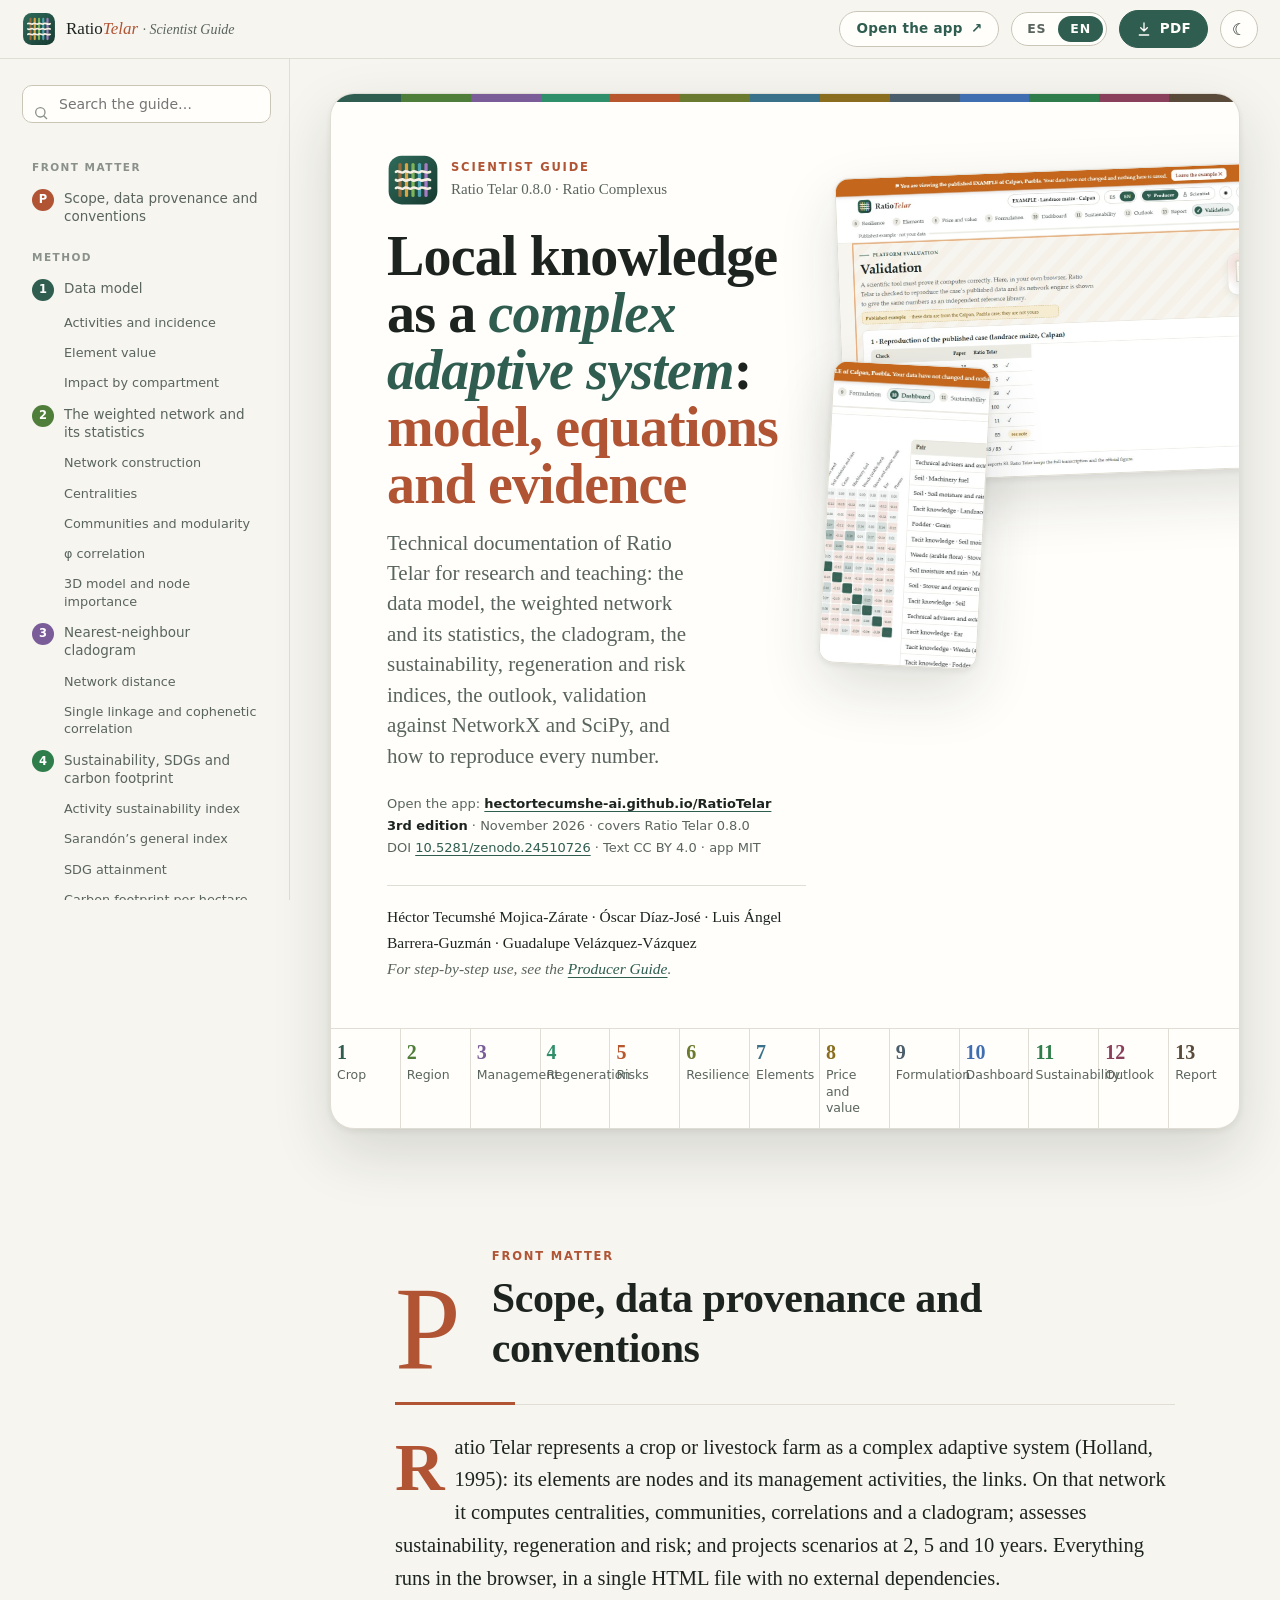
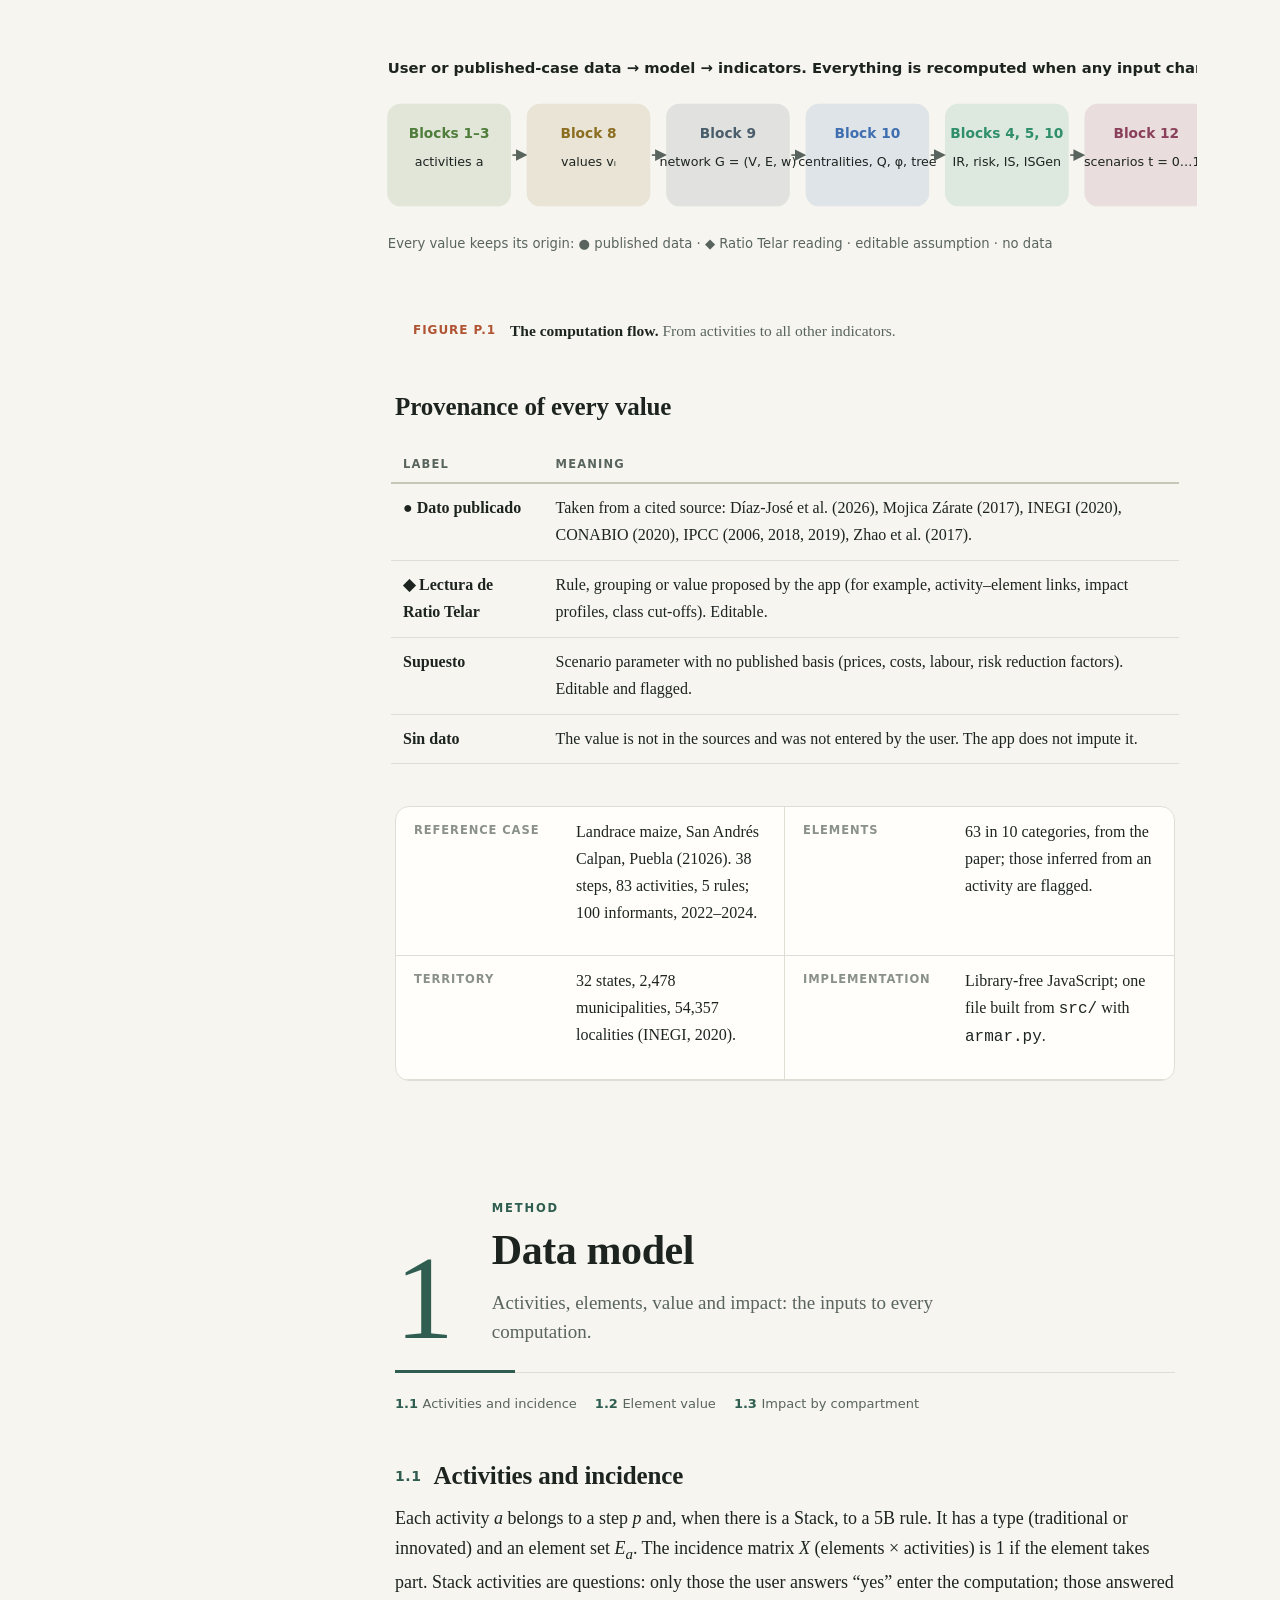
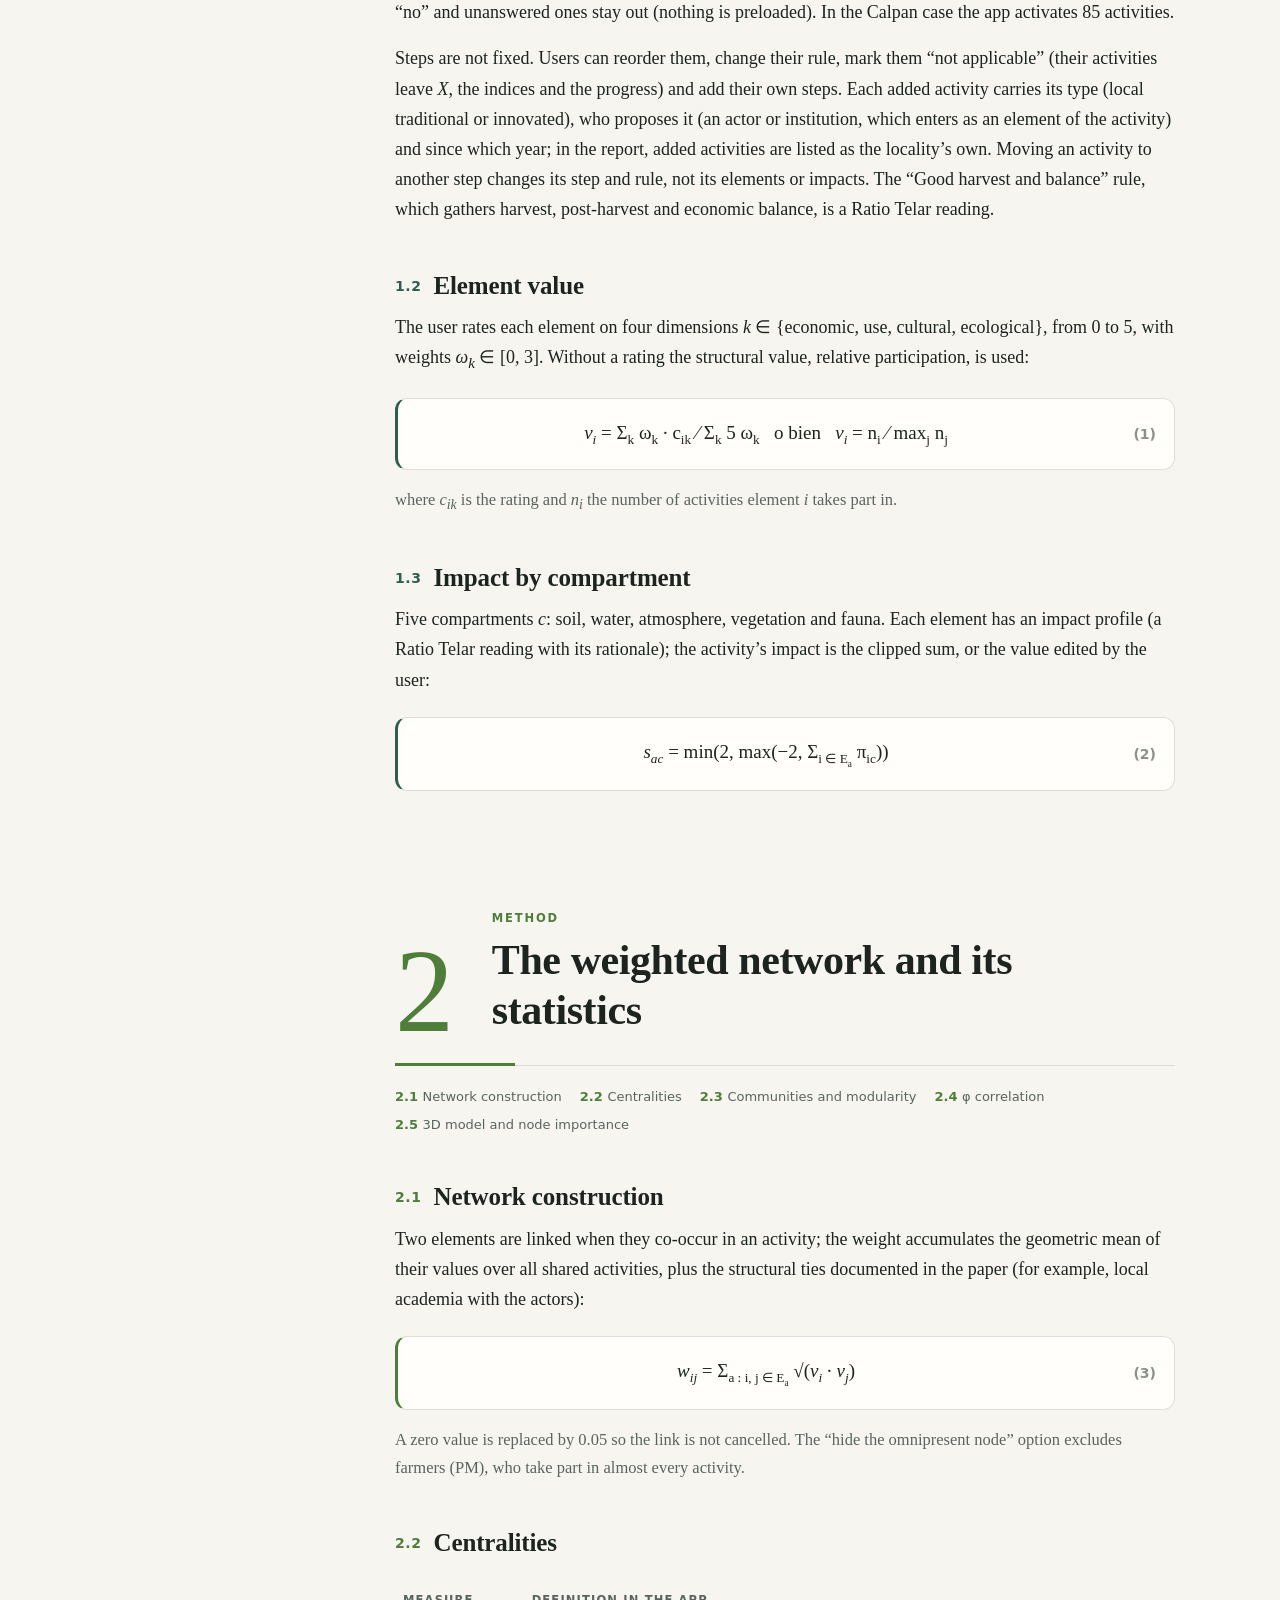
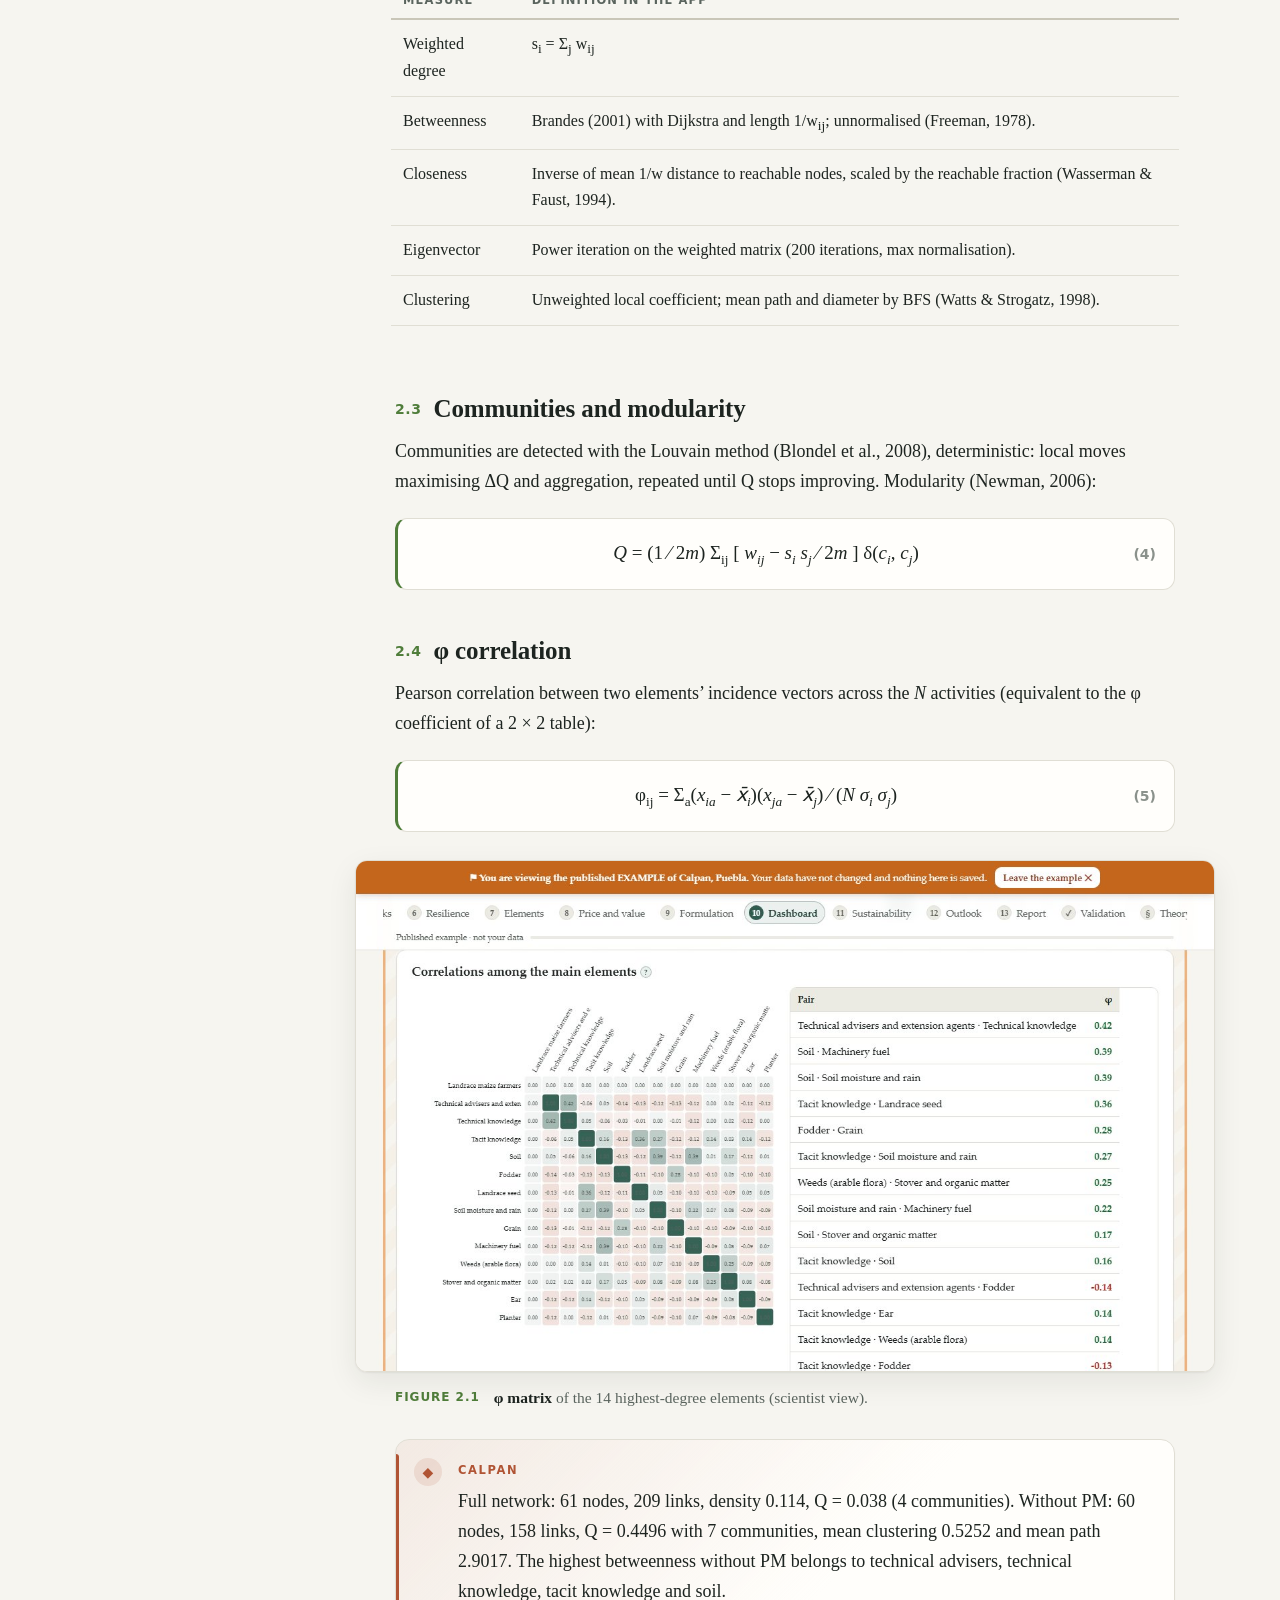
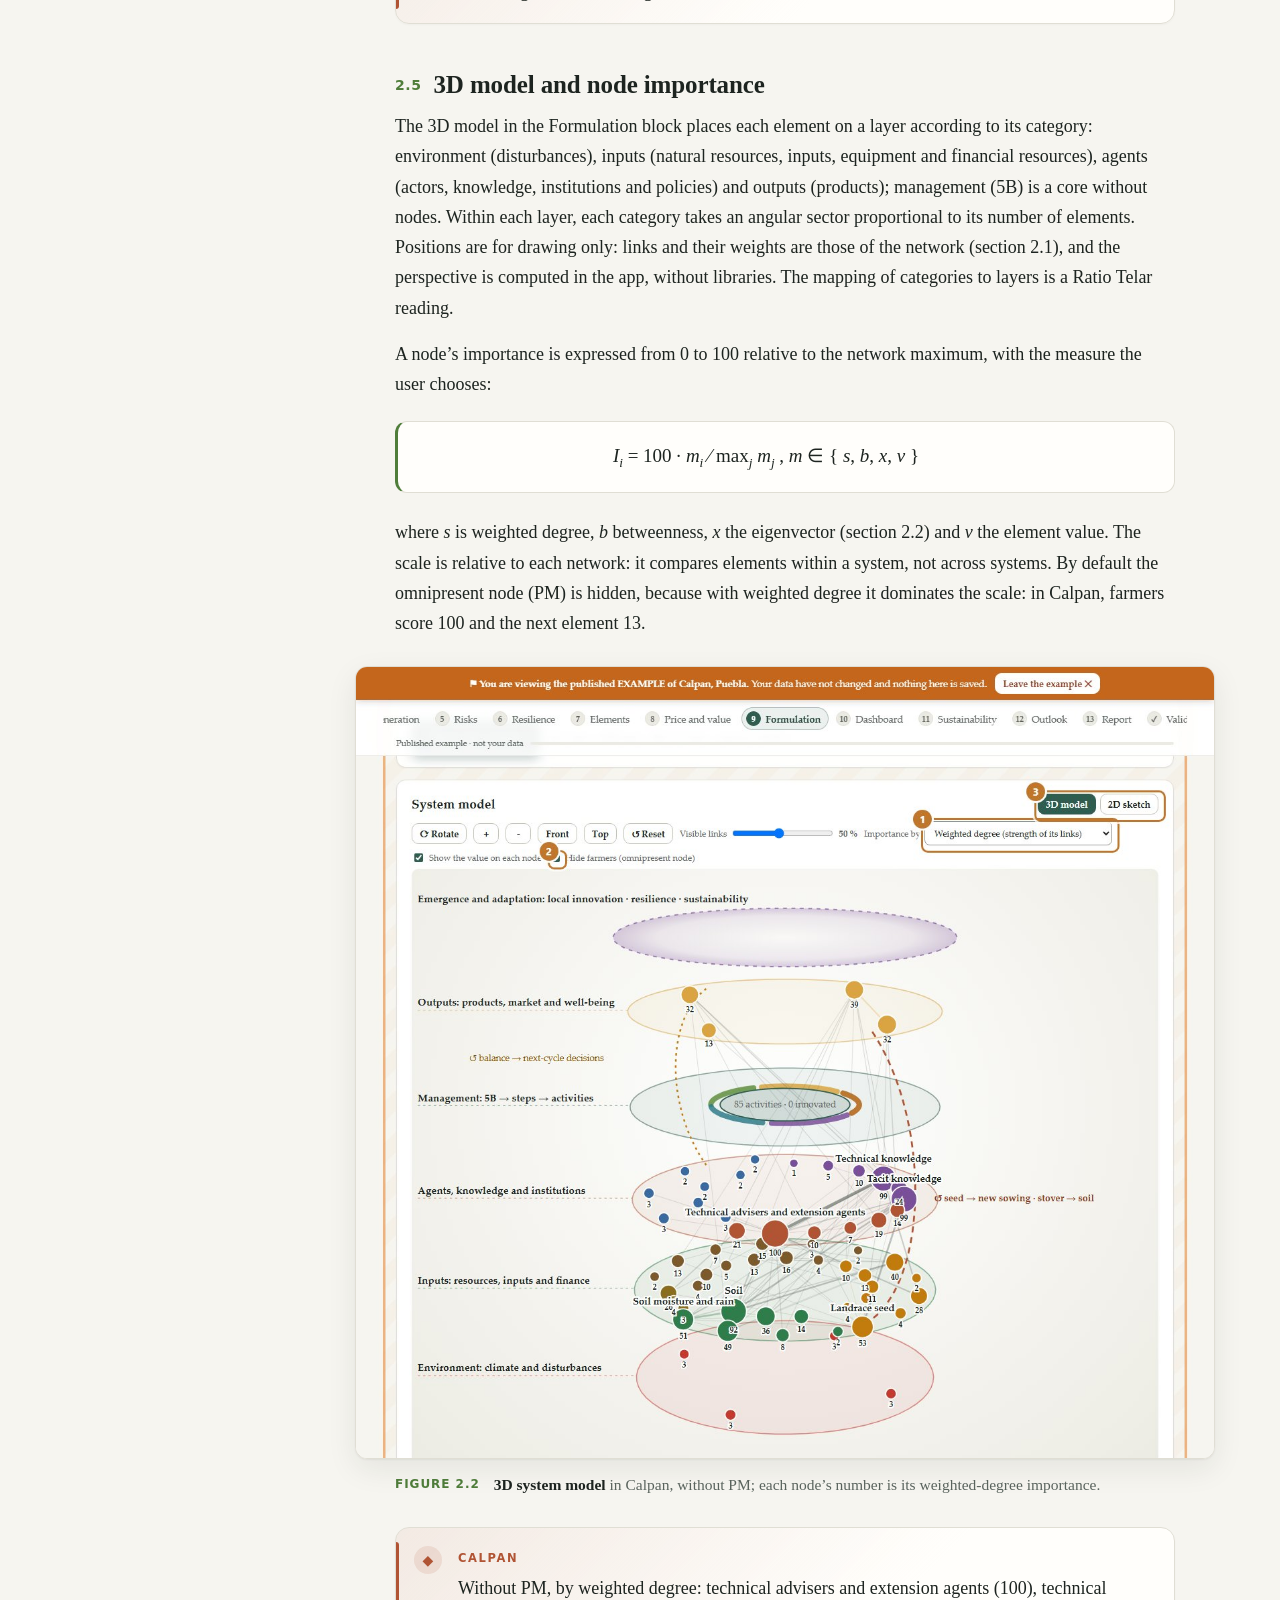
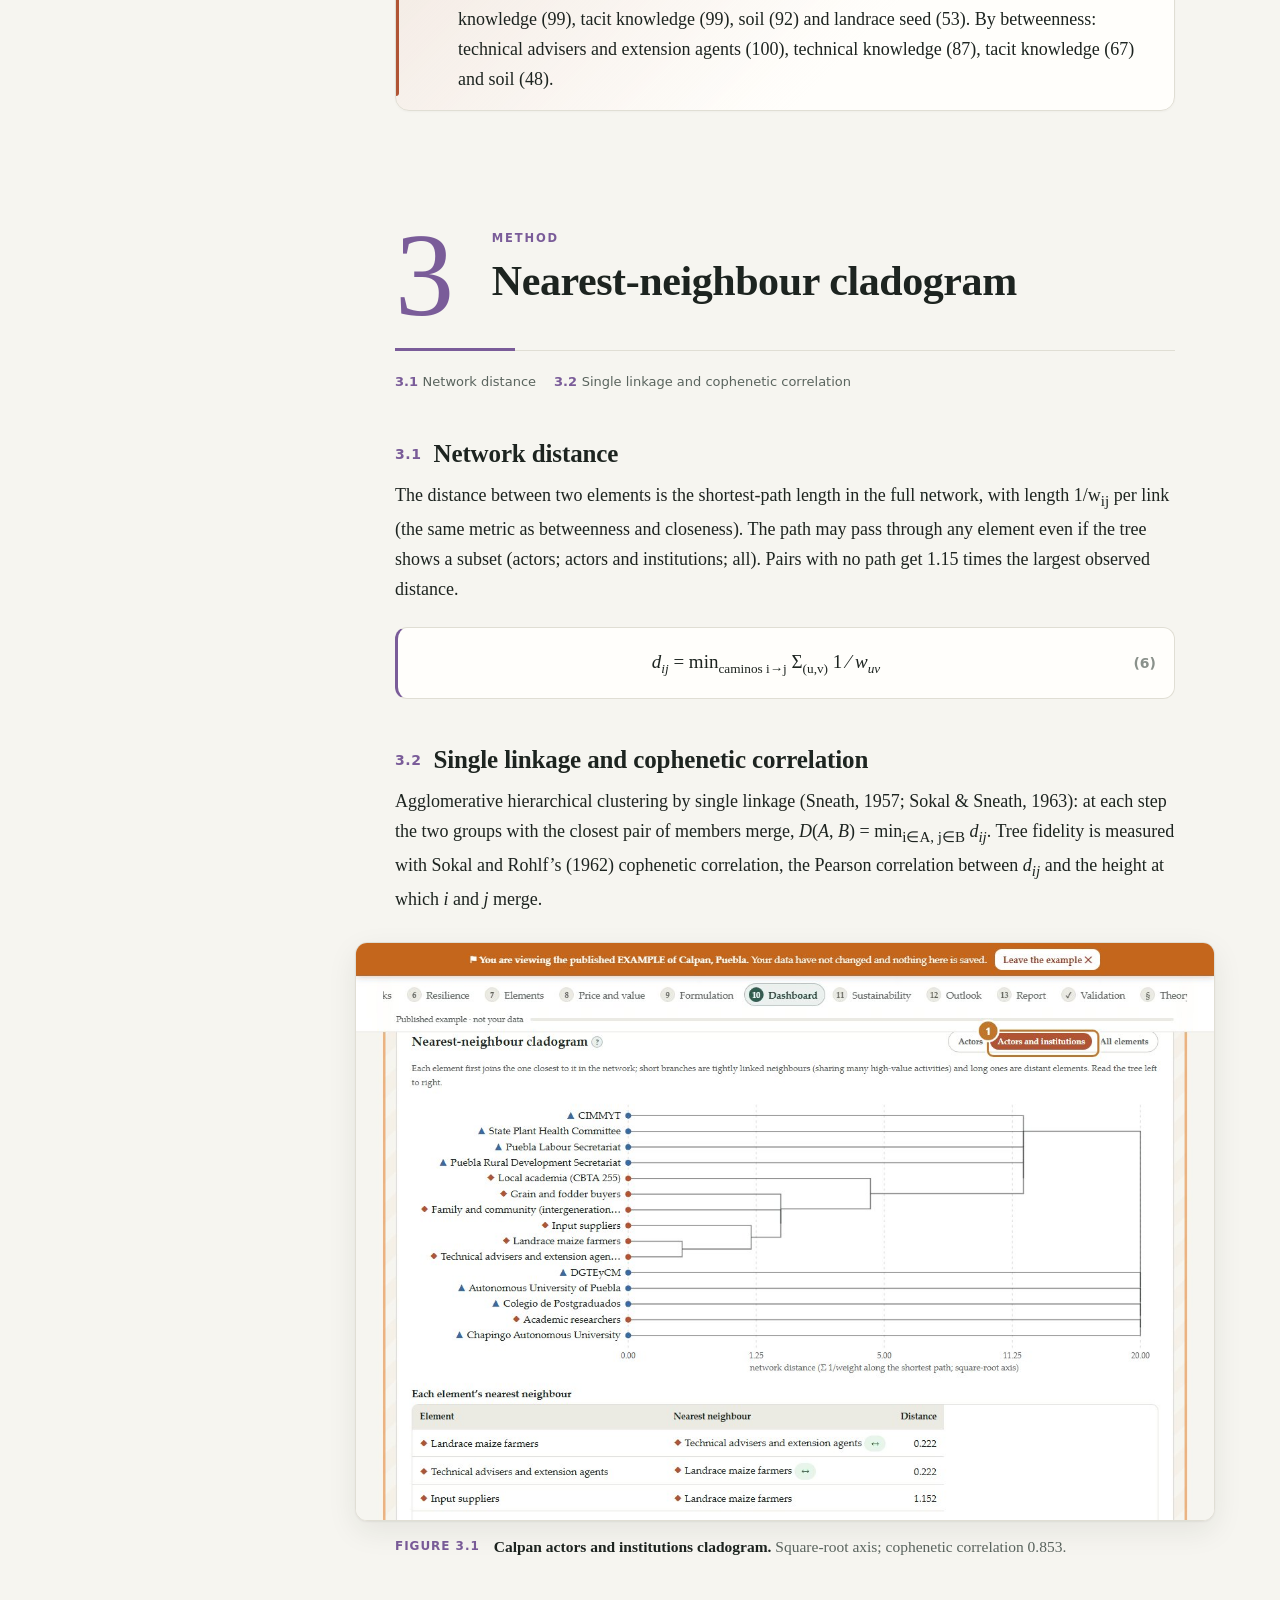
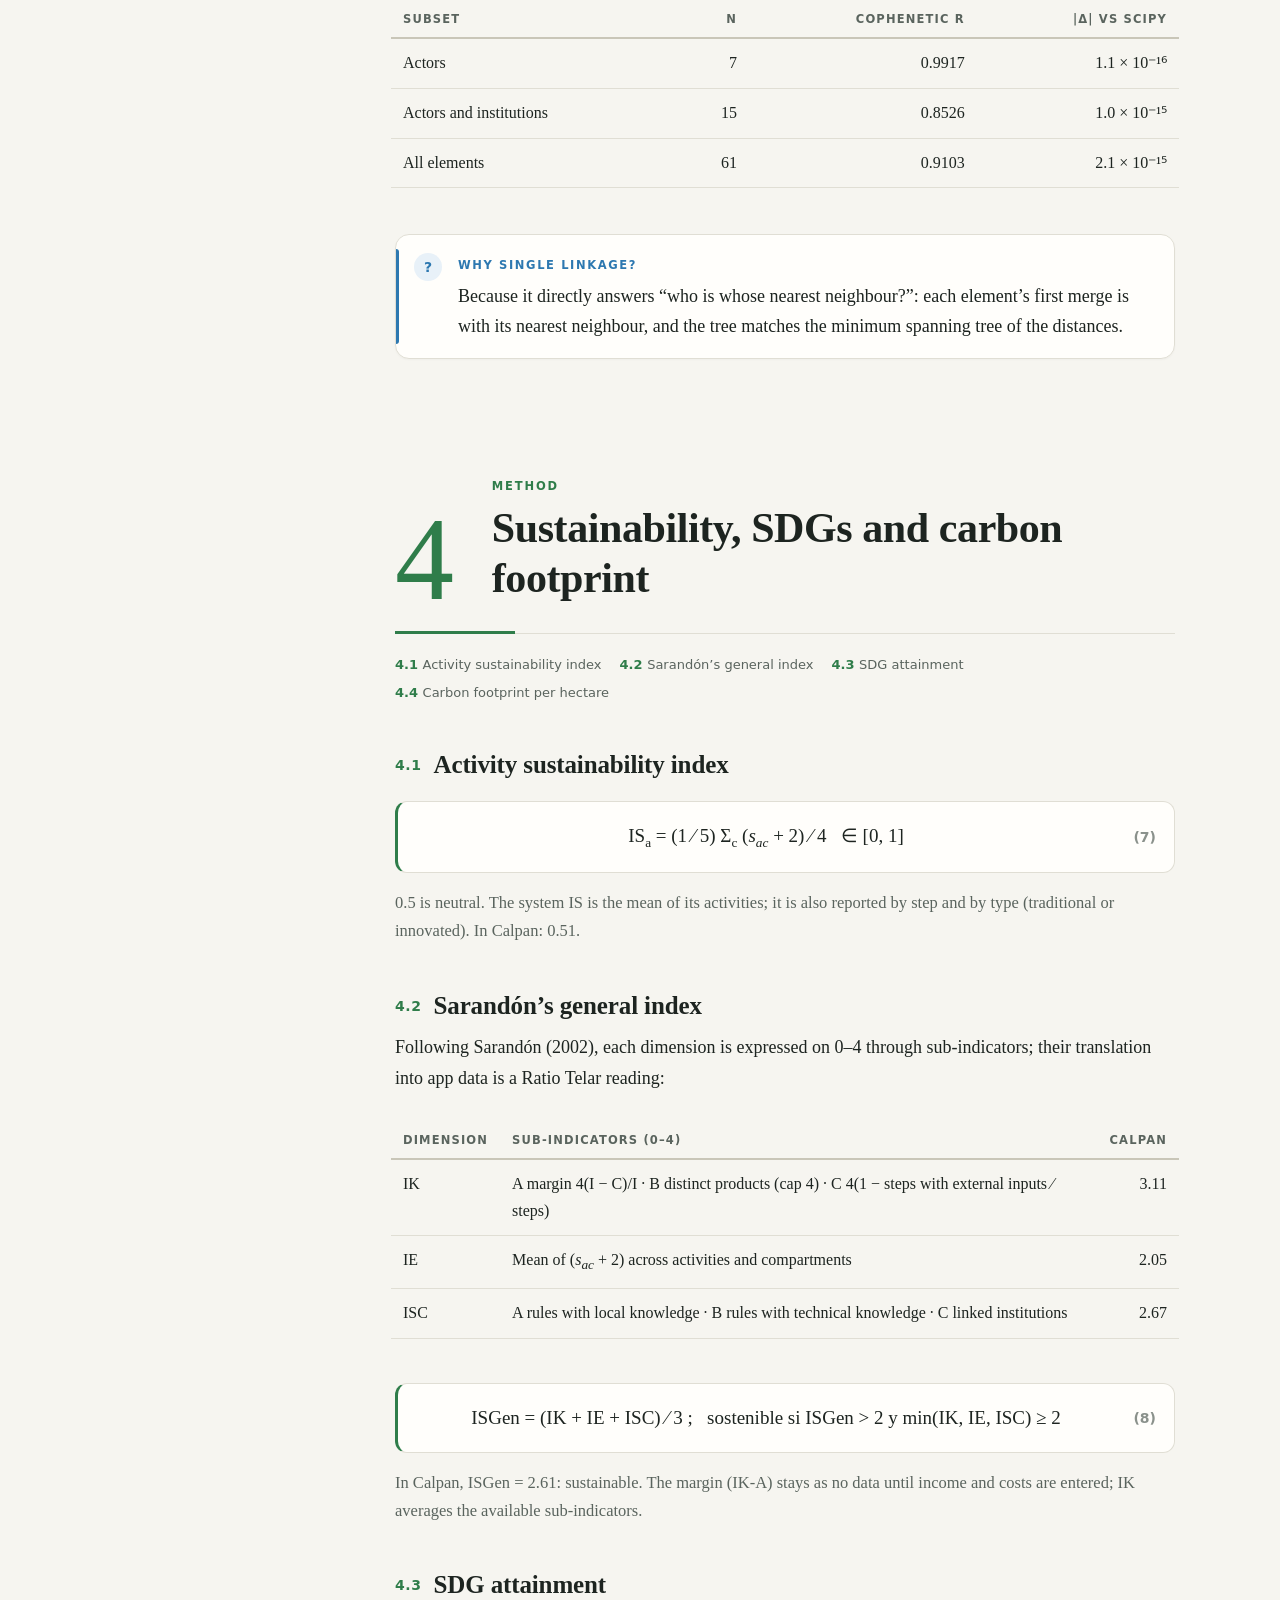
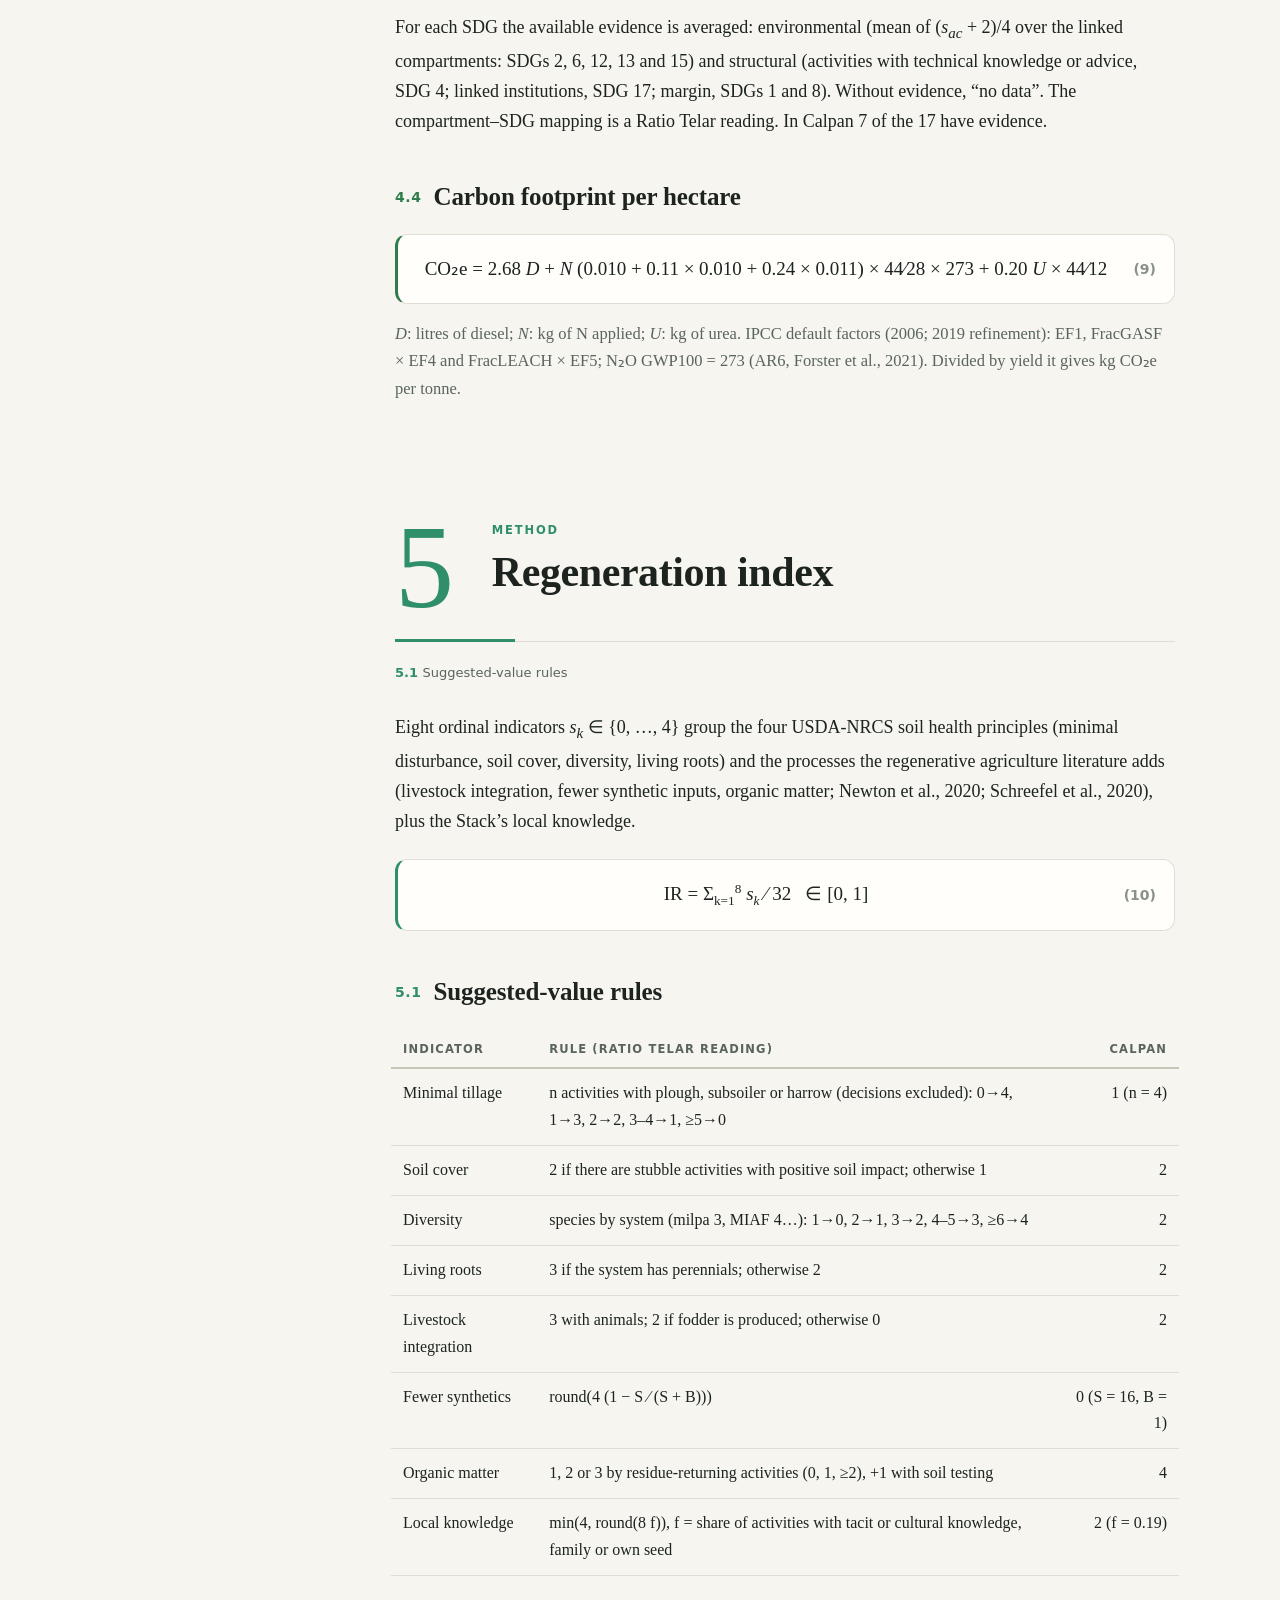
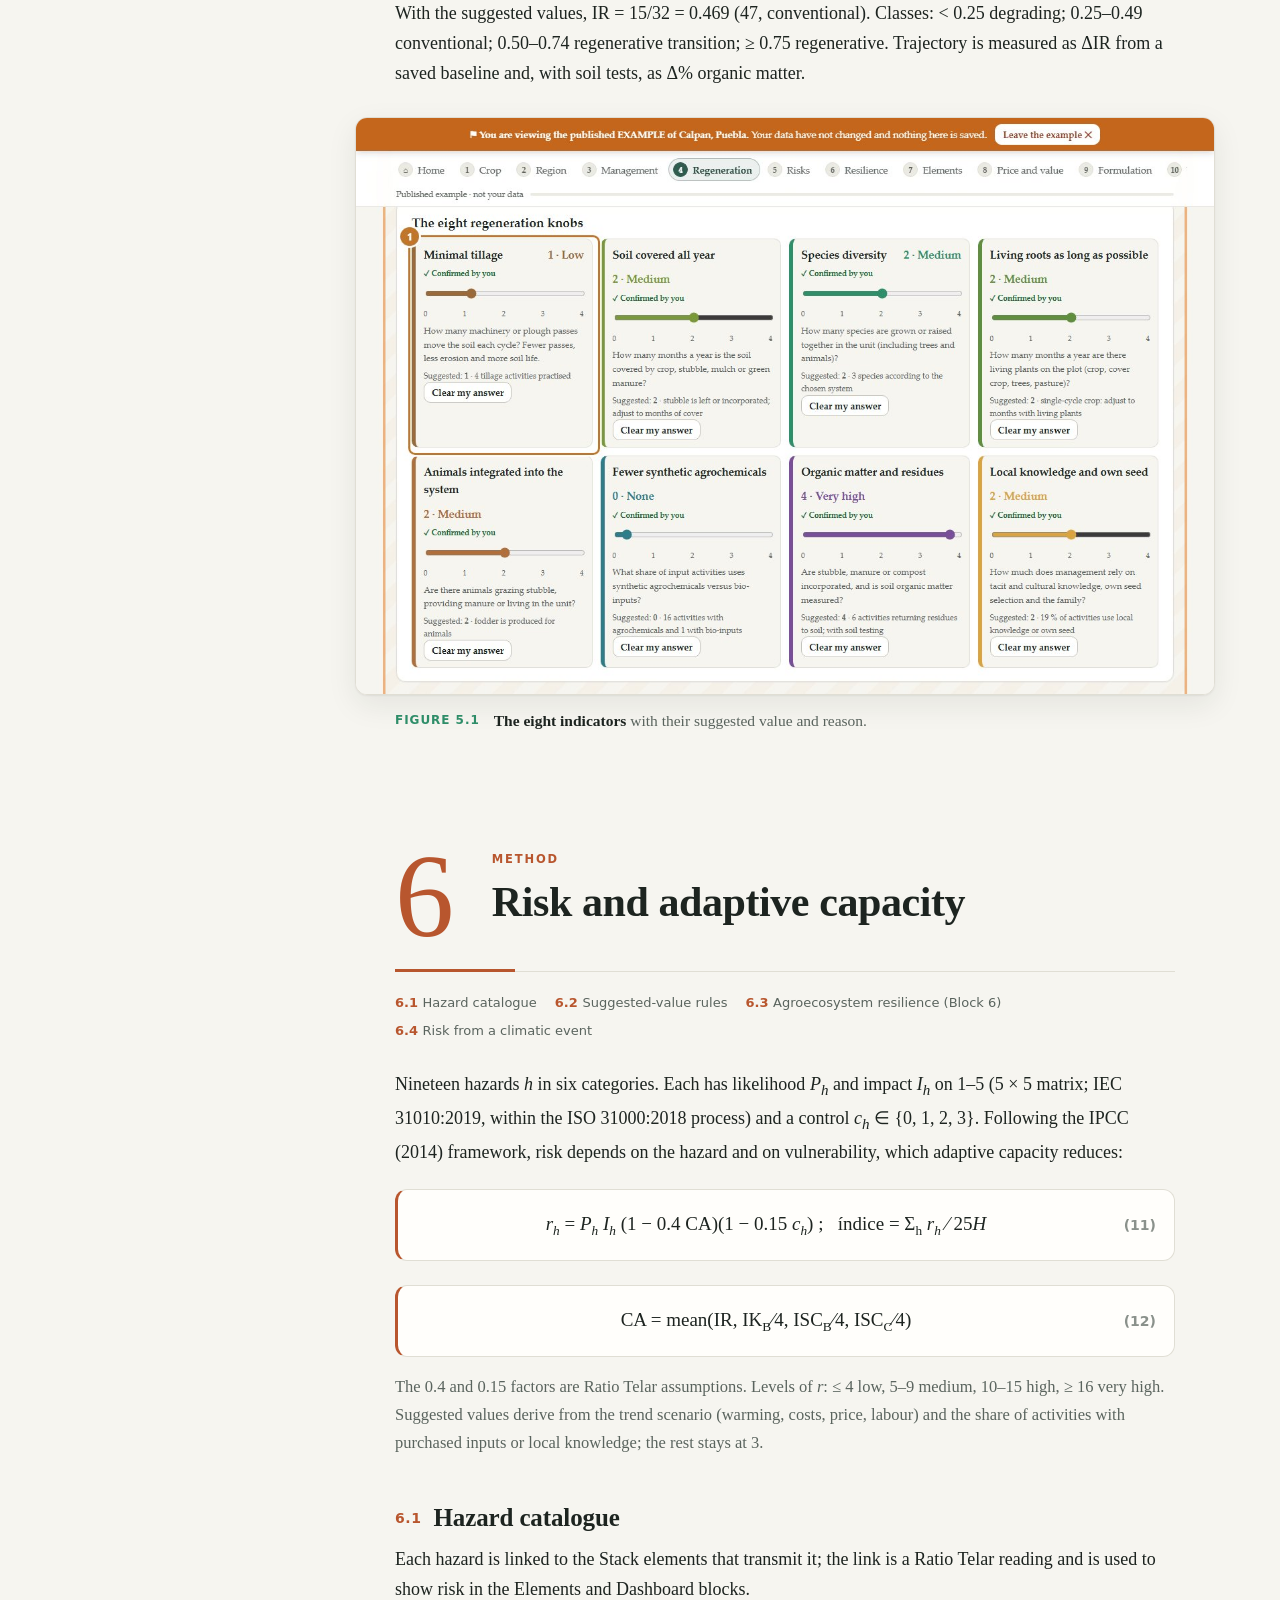
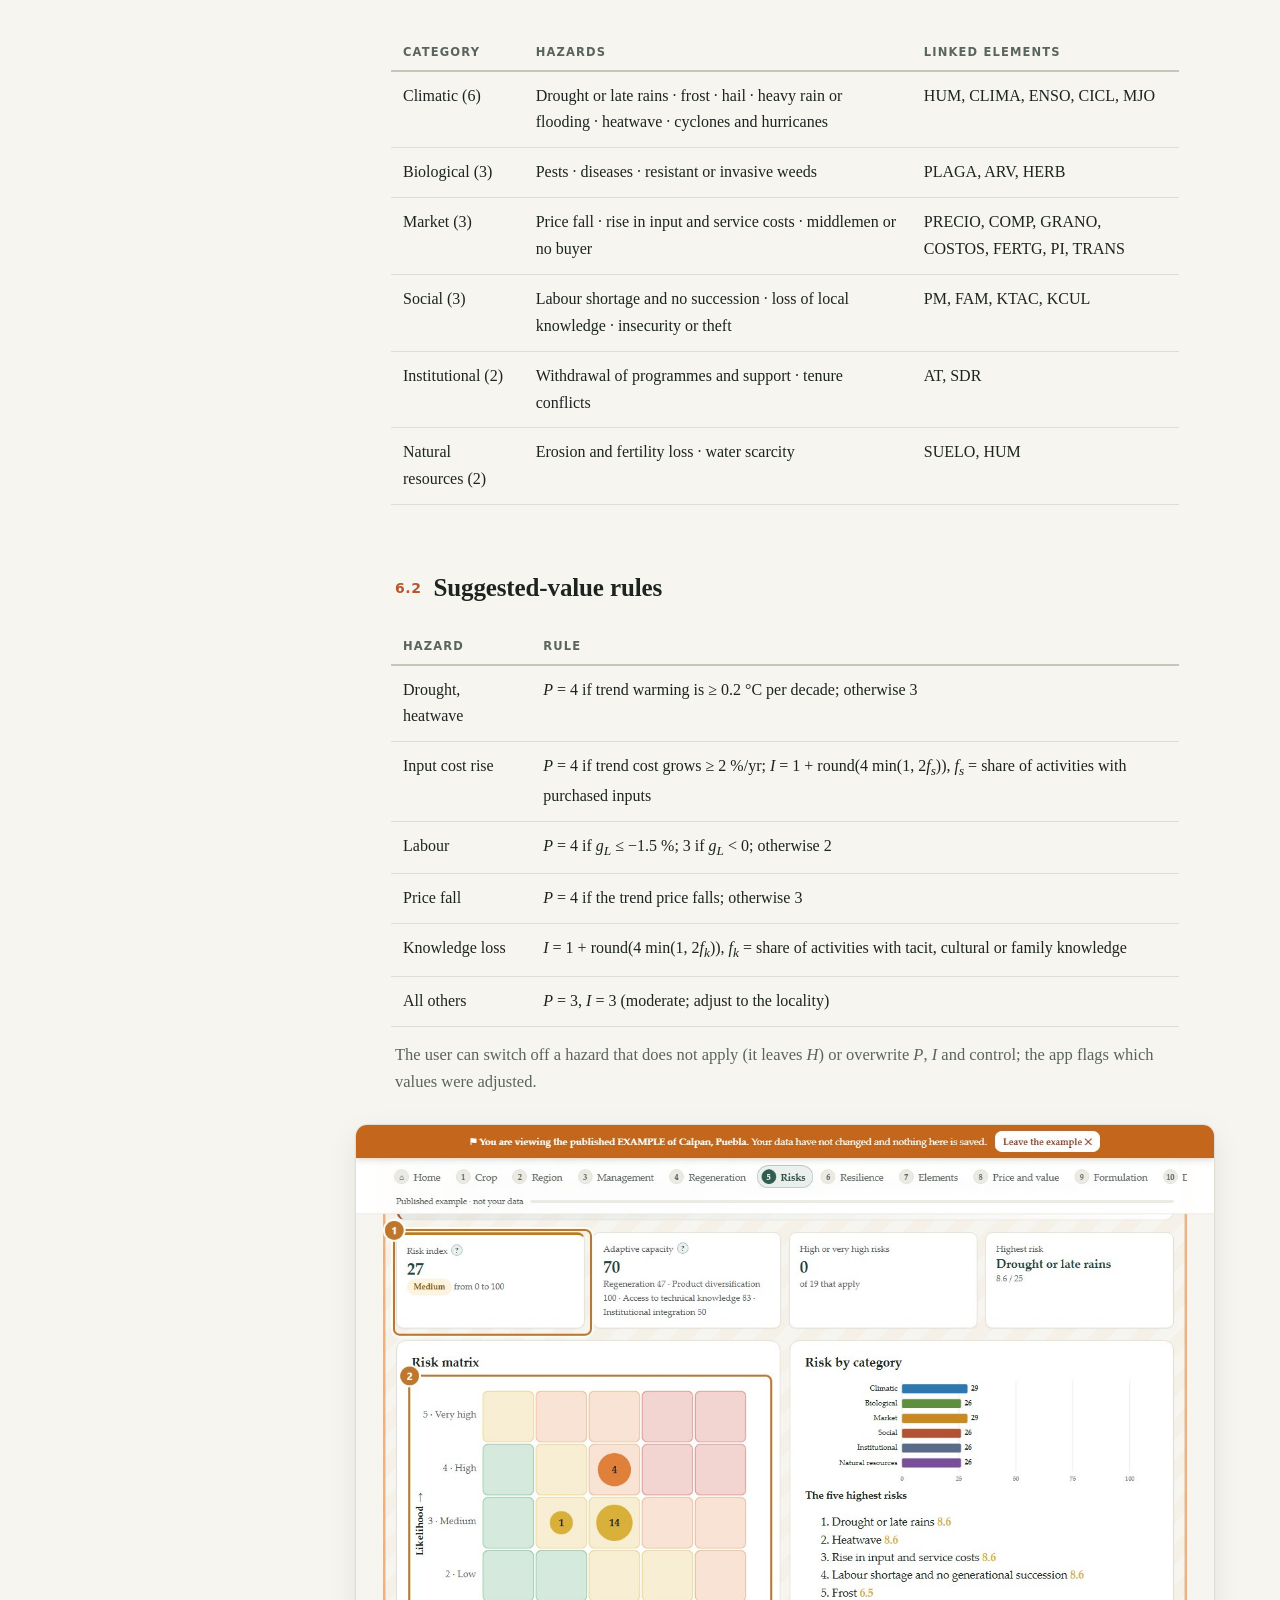
<file: instructivo-cientifico.html>
<!doctype html>
<html lang="es" data-lang="es">
<head>
<meta charset="utf-8">
<meta name="viewport" content="width=device-width, initial-scale=1">
<title>Ratio Telar · Instructivo del Científico</title>
<meta name="description" content="Instructivo del Científico de Ratio Telar: modelo, ecuaciones, validación y reproducibilidad. · Ratio Telar Scientist Guide.">
<link rel="icon" href="logo.svg" type="image/svg+xml">
<style>

/* =====================================================================
   Ratio Telar · Instructivos
   Misma familia visual que la app: serif clásica, verde pino y cobre.
   ===================================================================== */
:root{
  color-scheme: light;
  --bg:#f6f5f0; --paper:#fffefb; --soft:#efede5; --text:#1d2420; --muted:#5a645e; --faint:#8a918b;
  --line:#e0ded4; --line2:#c9c6b8;
  --pri:#2f5d50; --pri-d:#21453b; --pri-s:rgba(47,93,80,.09);
  --acc:#b05434; --acc-d:#8a3a1f; --acc-s:rgba(176,84,52,.12);
  --ok:#2f8f4a; --ok-s:#e9f5ec; --warn:#b5730c; --warn-s:#fcf3e2; --bad:#b8382e; --bad-s:#fbeae8; --info:#2d78b0; --info-s:#e8f1f8;
  --b1:#2f5d50; --b2:#4f7d3a; --b3:#7a5c99; --b4:#2f8f6a; --b5:#b8562e; --b6:#6a7a2f; --b7:#39718a; --b8:#8a6d1f; --b9:#4a5d6b; --b10:#3f6fb0; --b11:#2f7d4a; --b12:#8a3f5a; --b13:#5a4a3a;
  --font:"Palatino Linotype",Palatino,"Book Antiqua","URW Palladio L",P052,"TeX Gyre Pagella",Georgia,serif;
  --sans:"Segoe UI",system-ui,-apple-system,"Helvetica Neue",Arial,sans-serif;
  --shadow:0 1px 2px rgba(30,36,24,.06),0 10px 30px rgba(30,36,24,.08);
  --shadow-lg:0 2px 6px rgba(30,36,24,.08),0 24px 60px rgba(30,36,24,.14);
  --r:14px; --side:290px; --col:780px;
}
@media (prefers-color-scheme: dark){
  :root:not([data-theme="light"]){
    color-scheme: dark;
    --bg:#121614; --paper:#191e1b; --soft:#202622; --text:#e7ebe5; --muted:#a9b2ab; --faint:#7c857e;
    --line:#2c342f; --line2:#3b453f;
    --pri:#8fc2ad; --pri-d:#b5dccb; --pri-s:rgba(143,194,173,.12);
    --acc:#ea926b; --acc-d:#f4b596; --acc-s:rgba(234,146,107,.14);
    --ok:#6cc488; --ok-s:rgba(108,196,136,.12); --warn:#e7b052; --warn-s:rgba(231,176,82,.12); --bad:#ee8a7f; --bad-s:rgba(238,138,127,.12); --info:#78b8e4; --info-s:rgba(120,184,228,.12);
    --b1:#8fc2ad; --b2:#a9cf7e; --b3:#bba3d6; --b4:#86d1a2; --b5:#ec9a72; --b6:#c8d67e; --b7:#86c3dc; --b8:#e0c06e; --b9:#9fb4c2; --b10:#9dbbe8; --b11:#86d1a2; --b12:#e08aa8; --b13:#c9b6a3;
    --shadow:0 1px 2px rgba(0,0,0,.4),0 10px 30px rgba(0,0,0,.35); --shadow-lg:0 2px 6px rgba(0,0,0,.45),0 24px 60px rgba(0,0,0,.5);
  }
}
:root[data-theme="dark"]{
  color-scheme: dark;
  --bg:#121614; --paper:#191e1b; --soft:#202622; --text:#e7ebe5; --muted:#a9b2ab; --faint:#7c857e;
  --line:#2c342f; --line2:#3b453f;
  --pri:#8fc2ad; --pri-d:#b5dccb; --pri-s:rgba(143,194,173,.12);
  --acc:#ea926b; --acc-d:#f4b596; --acc-s:rgba(234,146,107,.14);
  --ok:#6cc488; --ok-s:rgba(108,196,136,.12); --warn:#e7b052; --warn-s:rgba(231,176,82,.12); --bad:#ee8a7f; --bad-s:rgba(238,138,127,.12); --info:#78b8e4; --info-s:rgba(120,184,228,.12);
  --b1:#8fc2ad; --b2:#a9cf7e; --b3:#bba3d6; --b4:#86d1a2; --b5:#ec9a72; --b6:#c8d67e; --b7:#86c3dc; --b8:#e0c06e; --b9:#9fb4c2; --b10:#9dbbe8; --b11:#86d1a2; --b12:#e08aa8; --b13:#c9b6a3;
  --shadow:0 1px 2px rgba(0,0,0,.4),0 10px 30px rgba(0,0,0,.35); --shadow-lg:0 2px 6px rgba(0,0,0,.45),0 24px 60px rgba(0,0,0,.5);
}

/* ---------- idioma: solo se ve el activo ---------- */
html[data-lang="es"] [lang="en"]:not(html), html[data-lang="en"] [lang="es"]:not(html){display:none!important}

*{box-sizing:border-box}
html,body{overflow-x:clip}
html{scroll-behavior:smooth;scroll-padding-top:84px}
body{margin:0;background:var(--bg);color:var(--text);font-family:var(--font);font-size:18px;line-height:1.68;
  -webkit-font-smoothing:antialiased;text-rendering:optimizeLegibility;font-variant-numeric:lining-nums proportional-nums}
img{max-width:100%;display:block}
a{color:var(--pri);text-decoration-thickness:1px;text-underline-offset:3px}
b,strong{font-weight:700}
h1,h2,h3,h4{font-weight:700;line-height:1.18;color:var(--text);font-variant-numeric:lining-nums}
table,.num,.kpi b,figure figcaption .fn{font-variant-numeric:lining-nums tabular-nums}
.sc{font-variant:small-caps;letter-spacing:.06em}
.eyebrow{font-family:var(--sans);font-size:11.5px;font-weight:700;letter-spacing:.16em;text-transform:uppercase;color:var(--acc)}

/* ---------- barra superior ---------- */
.top{position:sticky;top:0;z-index:50;display:flex;align-items:center;gap:12px;padding:10px 22px;
  background:color-mix(in srgb,var(--bg) 86%,transparent);backdrop-filter:saturate(1.4) blur(12px);-webkit-backdrop-filter:saturate(1.4) blur(12px);border-bottom:1px solid var(--line)}
.top .brand{display:flex;align-items:center;gap:10px;text-decoration:none;color:var(--text);min-width:0}
.top .brand img{width:34px;height:34px;border-radius:9px;flex:none}
.top .brand span{font-size:17px;white-space:nowrap;overflow:hidden;text-overflow:ellipsis}
.top .brand i{color:var(--acc)}
.top .brand small{color:var(--muted);font-style:italic;font-size:14px}
.top .sp{flex:1}
.seg{display:inline-flex;border:1px solid var(--line2);border-radius:999px;padding:3px;background:var(--paper)}
.seg button{border:0;background:none;font:700 12.5px/1 var(--sans);letter-spacing:.06em;color:var(--muted);padding:7px 12px;border-radius:999px;cursor:pointer}
.seg button.on{background:var(--pri);color:var(--paper)}
:root[data-theme="dark"] .seg button.on{color:#10221b}
.ib{display:inline-grid;place-items:center;width:38px;height:38px;border-radius:50%;border:1px solid var(--line2);background:var(--paper);color:var(--text);cursor:pointer;font-size:16px;text-decoration:none}
.btn{display:inline-flex;align-items:center;gap:8px;border:1px solid var(--pri);background:var(--pri);color:var(--paper);font:700 13.5px/1 var(--sans);letter-spacing:.02em;padding:10px 16px;border-radius:999px;cursor:pointer;text-decoration:none}
.btn.ghost{background:var(--paper);color:var(--pri);border-color:var(--line2)}
.btn svg{width:16px;height:16px}
#leido{position:absolute;left:0;bottom:-1px;height:2px;width:0;background:linear-gradient(90deg,var(--pri),var(--acc))}
#menuBtn{display:none}

/* ---------- maqueta ---------- */
.layout{display:grid;grid-template-columns:var(--side) minmax(0,1fr);max-width:1320px;margin:0 auto}
aside.toc{position:sticky;top:59px;align-self:start;height:calc(100vh - 59px);overflow:auto;padding:26px 18px 40px 22px;border-right:1px solid var(--line);font-family:var(--sans);font-size:13.5px}
.search{position:relative;margin-bottom:18px}
.search input{width:100%;padding:10px 12px 10px 36px;border:1px solid var(--line2);border-radius:10px;background:var(--paper);color:var(--text);font:14px var(--sans)}
.search svg{position:absolute;left:11px;top:50%;width:16px;height:16px;transform:translateY(-50%);color:var(--faint)}
.search .hits{font-size:12px;color:var(--muted);margin:6px 2px 0;min-height:1em}
.toc ol{list-style:none;margin:0;padding:0}
.toc li{margin:1px 0}
.toc a{display:flex;gap:10px;align-items:baseline;padding:6px 10px;border-radius:8px;color:var(--muted);text-decoration:none;line-height:1.35}
.toc a:hover{background:var(--soft);color:var(--text)}
.toc a.act{background:var(--pri-s);color:var(--text);font-weight:600}
.toc .n{flex:none;display:inline-grid;place-items:center;width:22px;height:22px;border-radius:50%;font-size:11.5px;font-weight:700;color:#fff;background:var(--c,var(--faint))}
:root[data-theme="dark"] .toc .n{color:#111}
.toc .sub a{padding-left:42px;font-size:12.8px}
.toc .sub a.act{font-weight:600}
.toc .grp{margin:18px 10px 6px;font-size:10.5px;font-weight:700;letter-spacing:.14em;text-transform:uppercase;color:var(--faint)}
.toc li.hide{display:none}

main{min-width:0;padding:0 40px 120px}
.doc{max-width:var(--col);margin:0 auto}

/* ---------- portada ---------- */
.cover{position:relative;margin:34px auto 30px;max-width:1040px;border-radius:24px;overflow:hidden;background:var(--paper);box-shadow:var(--shadow-lg);border:1px solid var(--line)}
.cover .band{display:flex;height:8px}.cover .band i{flex:1}
.cover .in{display:grid;grid-template-columns:1.1fr .9fr;gap:34px;padding:52px 56px 46px}
.cover .kick{display:flex;align-items:center;gap:12px;margin-bottom:22px}
.cover .kick img{width:52px;height:52px;border-radius:13px}
.cover h1{font-size:clamp(38px,4.6vw,56px);margin:0 0 6px;letter-spacing:-.015em;line-height:1.02}
.cover h1 em{font-style:italic;color:var(--pri);font-weight:600}
.cover h1 .a{color:var(--acc)}
.cover .sub{font-size:21px;color:var(--muted);margin:14px 0 22px;max-width:30ch;line-height:1.45}
.cover .meta{font-family:var(--sans);font-size:13px;color:var(--muted);line-height:1.7}
.cover .meta b{color:var(--text)}
.cover .who{margin-top:26px;padding-top:18px;border-top:1px solid var(--line);font-size:15.5px}
.cover .who span{color:var(--muted);font-style:italic}
.cover .art{position:relative;min-height:380px}
.cover .art .frame{position:absolute;right:-110px;top:16px;width:calc(100% + 110px);border-radius:14px;overflow:hidden;box-shadow:var(--shadow-lg);border:1px solid var(--line);transform:rotate(-2.2deg)}
.cover .art .frame.b{top:210px;right:auto;left:-14px;width:46%;transform:rotate(3deg)}
.cover .steps{display:grid;grid-template-columns:repeat(13,minmax(0,1fr));border-top:1px solid var(--line);font-family:var(--sans)}
.cover .steps div{padding:10px 6px 12px;border-right:1px solid var(--line);font-size:12.5px;color:var(--muted);line-height:1.3}
.cover .steps div:last-child{border-right:0}
.cover .steps b{display:block;font-size:20px;font-family:var(--font);color:var(--c);margin-bottom:2px}

/* ---------- capítulos ---------- */
.chap{position:relative;margin-top:80px;padding-top:4px}
.chap-head{position:relative;display:grid;grid-template-columns:auto 1fr;gap:4px 26px;align-items:end;padding:34px 0 26px;margin-bottom:26px;border-bottom:1px solid var(--line)}
.chap-head .big{grid-row:span 3;font-size:118px;line-height:.8;font-weight:400;color:var(--c);font-variant-numeric:lining-nums;letter-spacing:-.04em}
.chap-head .eyebrow{color:var(--c)}
.chap-head h2{font-size:clamp(30px,3.6vw,42px);margin:4px 0 0;letter-spacing:-.01em;padding-right:76px}
.chap-head p{grid-column:2;margin:10px 0 0;color:var(--muted);font-size:19px;line-height:1.5;max-width:56ch}
.chap-head .rule{position:absolute;left:0;bottom:-1px;width:120px;height:3px;background:var(--c)}
.chap-head .ico{position:absolute;right:0;top:20px;width:64px;height:64px;color:var(--c);opacity:.9}
.inchap{display:flex;flex-wrap:wrap;gap:6px 18px;margin:-6px 0 28px;font-family:var(--sans);font-size:13px}
.inchap a{color:var(--muted);text-decoration:none}
.inchap a::before{content:attr(data-n)" ";color:var(--c);font-weight:700}
.inchap a:hover{color:var(--text)}

h3{font-size:25px;margin:46px 0 12px;letter-spacing:-.005em;scroll-margin-top:84px}
h3 .sn{font-family:var(--sans);font-size:14px;font-weight:700;color:var(--c,var(--acc));margin-right:12px;vertical-align:3px;letter-spacing:.04em}
h4{font-size:19px;margin:28px 0 8px}
p{margin:0 0 16px}
.lead{font-size:20.5px;line-height:1.6;color:var(--text)}
.lead::first-letter{float:left;font-size:3.35em;line-height:.9;padding:6px 10px 0 0;color:var(--c,var(--pri));font-weight:600}
ul,ol{padding-left:24px;margin:0 0 18px}
li{margin:5px 0}
li::marker{color:var(--c,var(--acc))}
kbd,.ui{font-family:var(--sans);font-size:.78em;font-weight:700;letter-spacing:.01em;white-space:nowrap;padding:3px 9px 3px;border-radius:7px;border:1px solid var(--line2);border-bottom-width:2px;background:var(--paper);color:var(--text);vertical-align:1px}
.ui.pri{background:var(--pri);border-color:var(--pri-d);color:var(--paper)}
.path{font-family:var(--sans);font-size:.8em;font-weight:600;color:var(--pri);white-space:nowrap}
.path i{font-style:normal;color:var(--faint);margin:0 5px}
.val{font-family:var(--sans);font-size:.84em;font-weight:600;background:var(--soft);padding:1px 7px;border-radius:5px;white-space:nowrap}

/* ---------- recuadros ---------- */
.box{position:relative;margin:24px 0;padding:18px 22px 16px 62px;border-radius:var(--r);background:var(--paper);border:1px solid var(--line);box-shadow:0 1px 2px rgba(0,0,0,.03)}
.box::before{content:"";position:absolute;left:0;top:14px;bottom:14px;width:3px;border-radius:0 3px 3px 0;background:var(--k)}
.box .bi{position:absolute;left:18px;top:18px;width:28px;height:28px;border-radius:50%;display:grid;place-items:center;background:var(--ks);color:var(--k);font:700 14px/1 var(--sans)}
.box .bt{display:block;font:700 11.5px/1.2 var(--sans);letter-spacing:.14em;text-transform:uppercase;color:var(--k);margin:6px 0 8px}
.box p:last-child,.box ul:last-child,.box ol:last-child{margin-bottom:0}
.box.tip{--k:var(--pri);--ks:var(--pri-s)}
.box.warn{--k:var(--warn);--ks:var(--warn-s);background:color-mix(in srgb,var(--warn-s) 55%,var(--paper))}
.box.why{--k:var(--info);--ks:var(--info-s)}
.box.farm{--k:var(--acc);--ks:var(--acc-s);background:linear-gradient(135deg,color-mix(in srgb,var(--acc-s) 70%,var(--paper)),var(--paper) 60%)}
.box.rule{--k:var(--ok);--ks:var(--ok-s)}
.box.rule table{margin:6px 0 2px}
.box.rule td:first-child{min-width:200px}

/* ---------- reglas de decisión ---------- */
table{width:100%;border-collapse:collapse;margin:14px 0 22px;font-size:16px}
th{font:700 11.5px/1.3 var(--sans);letter-spacing:.1em;text-transform:uppercase;color:var(--muted);text-align:left;padding:10px 12px;border-bottom:2px solid var(--line2)}
td{padding:11px 12px;border-bottom:1px solid var(--line);vertical-align:top}
td.r,th.r{text-align:right}
tr.hl td{background:var(--acc-s)}
.tbl{overflow-x:auto;margin:0 -4px}
.dot{display:inline-block;width:10px;height:10px;border-radius:50%;margin-right:8px;vertical-align:1px;background:var(--k)}
.dot.ok{--k:var(--ok)} .dot.warn{--k:var(--warn)} .dot.bad{--k:var(--bad)} .dot.info{--k:var(--info)}
.badge{display:inline-block;font:700 12px/1 var(--sans);padding:5px 10px;border-radius:999px;white-space:nowrap}
.badge.ok{background:var(--ok-s);color:var(--ok)} .badge.warn{background:var(--warn-s);color:var(--warn)} .badge.info{background:var(--info-s);color:var(--info)} .badge.acc{background:var(--acc-s);color:var(--acc-d)} .badge.pri{background:var(--pri-s);color:var(--pri)}

/* ---------- figuras con marcas ---------- */
figure{margin:28px -40px 30px;padding:0}
figure.narrow{margin-left:0;margin-right:0}
.shot{position:relative;border-radius:12px;overflow:hidden;border:1px solid var(--line);box-shadow:var(--shadow);background:var(--paper);cursor:zoom-in}
.shot img{width:100%;height:auto}
.mk{position:absolute;pointer-events:none}
.mk .ring{position:absolute;inset:-5px;border:2.5px solid var(--acc);border-radius:10px;box-shadow:0 0 0 4px color-mix(in srgb,var(--acc) 18%,transparent)}
.mk .num{position:absolute;left:-14px;top:-14px;width:28px;height:28px;border-radius:50%;background:var(--acc);color:#fff;font:700 14px/28px var(--sans);text-align:center;box-shadow:0 2px 6px rgba(0,0,0,.25);border:2px solid #fff}
.mk.dotonly .ring{display:none}
figcaption{display:grid;grid-template-columns:auto 1fr;gap:4px 14px;margin:14px 40px 0;font-size:15.5px;color:var(--muted);line-height:1.5}
figure.narrow figcaption{margin-left:0;margin-right:0}
figcaption .fn{font:700 12px/1.6 var(--sans);letter-spacing:.08em;text-transform:uppercase;color:var(--c,var(--acc));white-space:nowrap;padding-top:2px}
figcaption b{color:var(--text)}
.legend{list-style:none;counter-reset:lg;margin:14px 40px 0;padding:0;display:grid;grid-template-columns:repeat(auto-fit,minmax(260px,1fr));gap:10px 22px;font-size:16px}
figure.narrow .legend{margin-left:0;margin-right:0}
.legend li{counter-increment:lg;display:grid;grid-template-columns:28px 1fr;gap:12px;margin:0;align-items:start}
.legend li::before{content:counter(lg);display:grid;place-items:center;width:26px;height:26px;border-radius:50%;background:var(--acc);color:#fff;font:700 13px/1 var(--sans);margin-top:1px}
.legend li::marker{content:none}
.pair{display:grid;grid-template-columns:1.7fr 1fr;gap:22px;align-items:start;margin:28px -40px}
.pair figure{margin:0}
.pair figcaption{margin:12px 0 0}
.phone{border-radius:28px;padding:10px;background:#1b1f1c;box-shadow:var(--shadow-lg);max-width:290px;margin:0 auto}
.phone .shot{border-radius:20px;border:0}

/* ---------- tarjetas de datos ---------- */
.kpis{display:grid;grid-template-columns:repeat(4,1fr);gap:12px;margin:18px 0 24px}
.kpi{background:var(--paper);border:1px solid var(--line);border-radius:12px;padding:14px 16px}
.kpi span{display:block;font:600 11.5px/1.3 var(--sans);letter-spacing:.06em;text-transform:uppercase;color:var(--muted)}
.kpi b{display:block;font-size:26px;color:var(--pri-d);margin-top:4px;line-height:1.1}
.kpi small{color:var(--muted);font-size:13.5px}
.case{display:grid;grid-template-columns:repeat(3,1fr);gap:0;border:1px solid var(--line);border-radius:var(--r);overflow:hidden;background:var(--paper);margin:20px 0 26px}
.case div{padding:14px 18px;border-right:1px solid var(--line);border-bottom:1px solid var(--line)}
.case div:nth-child(3n){border-right:0}
.case div:nth-last-child(-n+3){border-bottom:0}
.case span{display:block;font:600 11px/1.3 var(--sans);letter-spacing:.1em;text-transform:uppercase;color:var(--faint)}
.case b{font-size:19px}

/* ---------- flujo de 8 pasos ---------- */
.flow{display:grid;grid-template-columns:repeat(4,1fr);gap:12px;margin:22px 0 28px;counter-reset:f}
.flow a{position:relative;display:block;padding:16px 16px 14px;border-radius:12px;background:var(--paper);border:1px solid var(--line);text-decoration:none;color:var(--text);transition:transform .15s,box-shadow .15s}
.flow a:hover{transform:translateY(-2px);box-shadow:var(--shadow)}
.flow a::before{content:"";position:absolute;left:0;right:0;top:0;height:4px;border-radius:12px 12px 0 0;background:var(--c)}
.flow b{display:block;font-size:17px}
.flow .k{font:700 11px/1 var(--sans);letter-spacing:.12em;color:var(--c);text-transform:uppercase}
.flow small{display:block;color:var(--muted);font-size:14px;line-height:1.4;margin-top:4px}
.flow .t{position:absolute;right:12px;top:14px;font:600 11px/1 var(--sans);color:var(--faint)}

/* ---------- comparación antes/después ---------- */
.versus{display:grid;grid-template-columns:1fr auto 1fr;gap:14px;align-items:center;margin:22px 0}
.versus .s{border:1px solid var(--line);border-radius:12px;padding:16px 18px;background:var(--paper)}
.versus .s span{font:600 11.5px/1.3 var(--sans);letter-spacing:.08em;text-transform:uppercase;color:var(--muted)}
.versus .s b{display:block;font-size:28px;line-height:1.2;margin-top:4px}
.versus .s.win{border-color:var(--ok);background:color-mix(in srgb,var(--ok-s) 60%,var(--paper))}
.versus .s.win b{color:var(--ok)}
.versus .arrow{font-size:28px;color:var(--faint)}

/* ---------- diagrama de decisión ---------- */
.dtree{margin:24px 0 30px;padding:22px;border-radius:var(--r);background:var(--paper);border:1px solid var(--line)}
.dtree .q{font-weight:700;font-size:17.5px;margin-bottom:12px}
.dtree ol{list-style:none;padding:0;margin:0;display:grid;gap:10px;counter-reset:d}
.dtree li{counter-increment:d;display:grid;grid-template-columns:34px 1fr;gap:12px;margin:0;padding:12px 14px;border-radius:10px;background:var(--soft)}
.dtree li::before{content:counter(d);display:grid;place-items:center;width:30px;height:30px;border-radius:8px;background:var(--c,var(--acc));color:#fff;font:700 14px/1 var(--sans)}
.dtree li b{display:block}
.dtree li span{color:var(--muted);font-size:16px}

/* ---------- checklist ---------- */
.check{list-style:none;padding:0}
.check li{position:relative;padding-left:34px;margin:10px 0}
.check li::before{content:"";position:absolute;left:0;top:4px;width:20px;height:20px;border:2px solid var(--line2);border-radius:5px;background:var(--paper)}

/* ---------- FAQ ---------- */
details{border:1px solid var(--line);border-radius:12px;background:var(--paper);margin:10px 0;padding:0 18px}
summary{cursor:pointer;list-style:none;padding:14px 0;font-weight:700;display:flex;gap:12px;align-items:baseline}
summary::-webkit-details-marker{display:none}
summary::before{content:"+";font:700 18px/1 var(--sans);color:var(--acc);width:14px;flex:none}
details[open] summary::before{content:"−"}
details>div{padding:0 0 14px 26px;color:var(--text)}

/* ---------- glosario ---------- */
dl.glos{display:grid;grid-template-columns:minmax(150px,220px) 1fr;gap:0;margin:16px 0}
dl.glos dt,dl.glos dd{padding:11px 0;border-bottom:1px solid var(--line);margin:0}
dl.glos dt{font-weight:700;padding-right:18px}
dl.glos dt small{display:block;font-weight:400;font-style:italic;color:var(--muted);font-size:14px}

/* ---------- hoja de inicio rápido ---------- */
.quick{margin:40px -40px 0;padding:40px 44px;border-radius:22px;background:var(--paper);border:1px solid var(--line);box-shadow:var(--shadow-lg)}
.quick .qh{display:flex;justify-content:space-between;align-items:flex-start;gap:20px;border-bottom:2px solid var(--text);padding-bottom:14px;margin-bottom:18px}
.quick h2{margin:0;font-size:32px}
.quick .qr{display:flex;gap:12px;align-items:center;font-family:var(--sans);font-size:12px;color:var(--muted);text-align:right}
.quick .qr #qr{width:92px;height:92px;border-radius:6px;overflow:hidden;flex:none}
.quick .qr #qr img{width:100%;height:100%;display:block;image-rendering:pixelated}
.quick ol{list-style:none;padding:0;margin:0;display:grid;grid-template-columns:1fr 1fr;gap:0 30px}
.quick ol li{display:grid;grid-template-columns:40px 1fr;gap:12px;padding:12px 0;border-bottom:1px solid var(--line);margin:0;break-inside:avoid}
.quick ol li i{font-style:normal;display:grid;place-items:center;width:34px;height:34px;border-radius:50%;background:var(--c);color:#fff;font:700 15px/1 var(--sans)}
.quick ol li b{display:block;font-size:17px}
.quick ol li span{font-size:15px;color:var(--muted);line-height:1.45}
.quick .foot{display:grid;grid-template-columns:1fr 1fr;gap:24px;margin-top:20px;font-size:15px}
.quick .foot h4{margin:0 0 6px;font-size:15px;font-family:var(--sans);letter-spacing:.08em;text-transform:uppercase;color:var(--acc)}
.quick .foot ul{margin:0;padding-left:18px}
.quick .foot li{margin:3px 0}

/* ---------- colofón ---------- */
.colophon{margin:90px 0 0;padding-top:24px;border-top:1px solid var(--line);font-size:14.5px;color:var(--muted)}
.colophon p{margin:0 0 8px}

/* ---------- visor de imagen ---------- */
#zoom{position:fixed;inset:0;z-index:100;background:rgba(10,14,12,.86);display:none;place-items:center;padding:24px;cursor:zoom-out}
#zoom.on{display:grid}
#zoom .zi{position:relative;max-width:min(1600px,96vw)}
#zoom img{max-height:92vh;width:auto;border-radius:10px}

.totop{position:fixed;right:22px;bottom:22px;z-index:40;opacity:0;pointer-events:none;transition:opacity .2s}
.totop.on{opacity:1;pointer-events:auto}
mark{background:color-mix(in srgb,var(--acc) 30%,transparent);color:inherit;border-radius:3px;padding:0 1px}

/* ---------- pantallas medianas y celular ---------- */
@media screen and (max-width:1100px){
  .layout{grid-template-columns:1fr}
  aside.toc{position:fixed;left:0;top:59px;width:min(330px,88vw);z-index:45;background:var(--bg);transform:translateX(-102%);transition:transform .25s;box-shadow:var(--shadow-lg)}
  aside.toc.open{transform:none}
  #menuBtn{display:inline-grid}
  main{padding:0 28px 100px}
  figure,.pair,.quick{margin-left:0;margin-right:0}
  figcaption,.legend{margin-left:0;margin-right:0}
}
@media screen and (max-width:760px){
  body{font-size:17px}
  .top{padding:8px 14px;gap:8px}
  .top .brand small,.top .pdf span,.top .btn.ghost{display:none}
  .top .brand span{font-size:15.5px}
  .seg button{padding:6px 9px}
  .top .btn.pdf{padding:9px 11px}
  .cover h1{font-size:34px}
  .cover .sub{font-size:18px}
  main{padding:0 16px 80px}
  .cover{margin:16px 0 20px;border-radius:18px}
  .cover .in{grid-template-columns:1fr;padding:30px 22px 26px}
  .cover .art{min-height:240px;overflow:hidden}
  .cover .art .frame{position:relative;right:auto;top:0;width:100%;transform:none}
  .cover .art .frame.b{display:none}
  .cover .steps{grid-template-columns:repeat(4,1fr)}
  .cover .steps div:nth-child(5n){border-right:0}
  .cover .steps div:nth-child(-n+10){border-bottom:1px solid var(--line)}
  .chap-head{grid-template-columns:1fr}
  .chap-head .big{grid-row:auto;font-size:76px}
  .chap-head p{grid-column:1}
  .chap-head .ico{width:44px;height:44px}
  .kpis,.flow{grid-template-columns:1fr 1fr}
  .case{grid-template-columns:1fr 1fr}
  .case div{border-right:1px solid var(--line)!important;border-bottom:1px solid var(--line)!important}
  .pair{grid-template-columns:1fr}
  .versus{grid-template-columns:1fr}
  .versus .arrow{transform:rotate(90deg);justify-self:center}
  .quick{padding:24px 18px}
  .quick ol{grid-template-columns:1fr}
  .quick .foot{grid-template-columns:1fr}
  .quick .qh{flex-direction:column}
  dl.glos{grid-template-columns:1fr}
  dl.glos dt{border-bottom:0;padding-bottom:0}
  .box{padding:16px 16px 14px 54px}
  .box .bi{left:14px}
  .mk .num{width:22px;height:22px;font-size:12px;line-height:22px;left:-11px;top:-11px}
  .mk .ring{border-width:2px;inset:-3px}
  .box.rule td:first-child{min-width:0}
  .box.rule table,.box.rule tbody,.box.rule tr,.box.rule td{display:block}
  .box.rule thead{display:none}
  .box.rule td{padding:4px 0;border:0}
  .box.rule tr{padding:8px 0;border-bottom:1px solid var(--line)}
}

/* ---------- impresión / PDF ---------- */
@page{size:A4;margin:18mm 17mm 20mm}
@page{@bottom-center{content:counter(page);font-family:"Palatino Linotype",Palatino,serif;font-size:9pt;color:#777}}
@page :first{margin:0;@bottom-center{content:none}}
@media print{
  :root{--bg:#fff;--paper:#fff}
  html{scroll-behavior:auto}
  body{font-size:10.6pt;line-height:1.55;background:#fff;-webkit-print-color-adjust:exact;print-color-adjust:exact}
  .top,aside.toc,.totop,#zoom,.no-print,.inchap{display:none!important}
  .layout{display:block;max-width:none}
  main{padding:0}
  .doc{max-width:none}
  .cover{margin:0;border-radius:0;box-shadow:none;border:0;min-height:297mm;display:flex;flex-direction:column;page-break-after:always}
  .cover .in{flex:1;padding:24mm 18mm 10mm}
  .cover .in{grid-template-columns:1fr;gap:6mm}
  .cover h1{font-size:40pt}
  .cover .sub{max-width:none}
  .cover .art{min-height:92mm}
  .cover .art .frame{right:-18mm;top:0;width:150mm}
  .cover .art .frame.b{left:4mm;right:auto;top:14mm;width:52mm}
  .chap{margin-top:0;break-before:page}
  .chap-head{padding-top:0}
  .chap-head .big{font-size:84pt}
  h3{break-after:avoid;margin-top:26px}
  figure,.box,.dtree,.kpis,.case,.versus,table,details,.flow,.pair{break-inside:avoid}
  figure{margin:16px 0 18px}
  figcaption,.legend{margin-left:0;margin-right:0}
  .pair{margin:16px 0}
  .shot{box-shadow:none}
  details{border:0;padding:0}
  details>div{display:block!important;padding-left:0}
  summary::before{content:none}
  .quick{margin:0;break-before:page;box-shadow:none;border:0;padding:0}
  a{color:inherit;text-decoration:none}
  .lead::first-letter{font-size:3.1em}
}

@media print{html .cover{height:297mm;overflow:hidden}html .cover .in{flex:1 1 auto;min-height:0;overflow:hidden}html .cover .steps{flex:none}html .cover .steps div{padding:3mm .7mm 3.5mm 1.4mm}html .cover .steps div span{font-size:6pt;letter-spacing:-.01em}html .cover .steps b{font-size:13pt}}

/* ---------- Ratio Telar: figuras propias, ecuaciones, ficha legal ---------- */
figure.svgfig{padding:18px 18px 4px}
figure.svgfig svg{display:block;width:100%;height:auto;font-family:var(--sans)}
figure.svgfig svg text:not([fill]):not(.mu){fill:var(--text)}
figure.svgfig svg .mu{fill:var(--muted)}
figure.svgfig svg .ln{stroke:var(--line2)}
.chap-head .big{min-width:1.2ch}
.cover .steps div span{font-size:12.5px}
.eq{position:relative;display:flex;align-items:center;justify-content:center;gap:20px;margin:22px 0 24px;padding:18px 64px 18px 24px;background:var(--paper);border:1px solid var(--line);border-left:3px solid var(--c,var(--pri));border-radius:12px;font-size:19px;overflow-x:auto}
.eq .no{position:absolute;right:18px;top:50%;transform:translateY(-50%);font:600 14px var(--sans);color:var(--faint)}
.eq i{font-style:italic}.eq sub,.eq sup{font-size:.7em}
.where{font-size:16.5px;color:var(--muted);margin:-8px 0 22px}
.spec{display:grid;grid-template-columns:repeat(2,1fr);border:1px solid var(--line);border-radius:var(--r);overflow:hidden;background:var(--paper);margin:20px 0 26px}
.spec div{padding:12px 18px;border-bottom:1px solid var(--line);display:grid;grid-template-columns:150px 1fr;gap:12px;font-size:16px}
.spec div:nth-child(odd){border-right:1px solid var(--line)}
.spec span{font:600 11.5px/1.5 var(--sans);letter-spacing:.08em;text-transform:uppercase;color:var(--faint);padding-top:3px}
.code{position:relative;margin:20px 0 26px;border-radius:12px;background:#17201c;color:#e4ebe6;overflow:hidden;border:1px solid #26302b}
.code .bar{display:flex;justify-content:space-between;align-items:center;padding:8px 14px;background:#1e2924;font:600 12px var(--sans);color:#9fb0a6;letter-spacing:.06em}
.code pre{margin:0;padding:16px 18px;overflow-x:auto;font-size:13.5px;line-height:1.6;white-space:pre-wrap}
.legal{font-size:14.5px;line-height:1.6;color:var(--muted)}
.legal b{color:var(--text)}
.legal .isbn{font:700 15px var(--sans);letter-spacing:.04em;color:var(--text)}
.qrbox{display:flex;gap:22px;align-items:center;margin:18px 0}
.qrbox svg{width:150px;height:150px;flex:0 0 auto;background:#fff;padding:8px;border-radius:10px;border:1px solid var(--line)}
@media print{.eq{break-inside:avoid}.spec{break-inside:avoid}.code{break-inside:avoid}}

</style>
</head>
<body>

<header class="top">
  <button class="ib" id="menuBtn" aria-label="Índice / Contents">☰</button>
  <a class="brand" href="https://hectortecumshe-ai.github.io/RatioTelar/" title="Ratio Telar">
    <img src="logo.svg" alt="">
    <span>Ratio<i>Telar</i> <small lang="es">· Instructivo del Científico</small><small lang="en">· Scientist Guide</small></span>
  </a>
  <span class="sp"></span>
  <a class="btn ghost no-print" href="https://hectortecumshe-ai.github.io/RatioTelar/" target="_blank" rel="noopener"><span lang="es">Abrir la app</span><span lang="en">Open the app</span> ↗</a>
  <div class="seg" role="group" aria-label="Idioma / Language"><button data-lang="es">ES</button><button data-lang="en">EN</button></div>
  <a class="btn pdf" id="pdfBtn" title="PDF" href="https://hectortecumshe-ai.github.io/RatioTelar/instructivo/RatioTelar-Instructivo-Cientifico.pdf" download><svg viewBox="0 0 24 24" fill="none" stroke="currentColor" stroke-width="2" stroke-linecap="round" stroke-linejoin="round"><path d="M12 3v12m0 0l-5-5m5 5l5-5M5 21h14"/></svg><span>PDF</span></a>
  <button class="ib" id="temaBtn" aria-label="Tema / Theme">☾</button>
  <div id="leido"></div>
</header>

<div class="layout">
<aside class="toc" id="toc">
  <div class="search">
    <svg viewBox="0 0 24 24" fill="none" stroke="currentColor" stroke-width="2"><circle cx="11" cy="11" r="7"/><path d="M21 21l-5-5"/></svg>
    <input id="q" type="search" autocomplete="off" placeholder="Buscar en el instructivo…" aria-label="Buscar / Search">
    <div class="hits" id="hits"></div>
  </div>
  <ol id="tocList"></ol>
</aside>

<main>
<!-- ============================ PORTADA ============================ -->
<style>@media print{#portada{height:297mm;overflow:hidden}#portada .in{flex:none;height:262mm;overflow:hidden;align-content:start;padding:20mm 18mm 4mm}#portada h1{font-size:31pt}#portada .sub{font-size:13pt;margin:10px 0 14px}#portada .who{margin-top:14px;padding-top:12px}#portada .art{min-height:78mm}}</style>
<section class="cover" id="portada">
  <div class="band"><i style="background:var(--b1)"></i><i style="background:var(--b2)"></i><i style="background:var(--b3)"></i><i style="background:var(--b4)"></i><i style="background:var(--b5)"></i><i style="background:var(--b6)"></i><i style="background:var(--b7)"></i><i style="background:var(--b8)"></i><i style="background:var(--b9)"></i><i style="background:var(--b10)"></i><i style="background:var(--b11)"></i><i style="background:var(--b12)"></i><i style="background:var(--b13)"></i></div>
  <div class="in">
    <div>
      <div class="kick"><img src="logo.svg" alt="Ratio Telar"><div><div class="eyebrow" lang="es">Instructivo del Científico</div><div class="eyebrow" lang="en">Scientist Guide</div><div style="font-size:15px;color:var(--muted)">Ratio Telar 0.8.0 · Ratio Complexus</div></div></div>
      <h1 lang="es">El saber local como <em>sistema complejo adaptativo</em>: <span class="a">modelo, ecuaciones y evidencia</span></h1>
      <h1 lang="en">Local knowledge as a <em>complex adaptive system</em>: <span class="a">model, equations and evidence</span></h1>
      <p class="sub" lang="es">Documentación técnica de Ratio Telar para investigación y docencia: el modelo de datos, la red ponderada y su estadística, el cladograma, los índices de sostenibilidad, regeneración y riesgo, la prospectiva, la validación frente a NetworkX y SciPy, y cómo reproducir cada número.</p>
      <p class="sub" lang="en">Technical documentation of Ratio Telar for research and teaching: the data model, the weighted network and its statistics, the cladogram, the sustainability, regeneration and risk indices, the outlook, validation against NetworkX and SciPy, and how to reproduce every number.</p>
      <div class="meta">
        <div class="app-web"><span lang="es">Abrir la app:</span><span lang="en">Open the app:</span> <a href="https://hectortecumshe-ai.github.io/RatioTelar/"><b>hectortecumshe-ai.github.io/RatioTelar</b></a></div>
        <div lang="es"><b>3.ª edición</b> · noviembre de 2026 · describe Ratio Telar 0.8.0</div>
        <div lang="en"><b>3rd edition</b> · November 2026 · covers Ratio Telar 0.8.0</div>
        <div><span lang="es">DOI <a href="https://doi.org/10.5281/zenodo.24510723">10.5281/zenodo.24510723</a> · </span><span lang="en">DOI <a href="https://doi.org/10.5281/zenodo.24510726">10.5281/zenodo.24510726</a> · </span><span lang="es">Texto CC BY 4.0 · app MIT</span><span lang="en">Text CC BY 4.0 · app MIT</span></div>
      </div>
      <div class="who">Héctor Tecumshé Mojica-Zárate · Óscar Díaz-José · Luis Ángel Barrera-Guzmán · Guadalupe Velázquez-Vázquez<br><span lang="es">Para el uso paso a paso, consulta el <a href="https://hectortecumshe-ai.github.io/RatioTelar/instructivo-productor.html">Instructivo del Productor</a>.</span><span lang="en">For step-by-step use, see the <a href="https://hectortecumshe-ai.github.io/RatioTelar/instructivo-productor.html">Producer Guide</a>.</span></div>
    </div>
    <div class="art" aria-hidden="true">
      <div class="frame"><img lang="es" src="instructivo/img/validacion-es.jpg" alt=""><img lang="en" src="instructivo/img/validacion-en.jpg" alt=""></div>
      <div class="frame b"><img lang="es" src="instructivo/img/vistas-es.jpg" alt="" style="height:300px;object-fit:cover;object-position:top"><img lang="en" src="instructivo/img/vistas-en.jpg" alt="" style="height:300px;object-fit:cover;object-position:top"></div>
    </div>
  </div>
  <div class="steps"><div style="--c:var(--b1)"><b>1</b><span lang="es">Cultivo</span><span lang="en">Crop</span></div><div style="--c:var(--b2)"><b>2</b><span lang="es">Región</span><span lang="en">Region</span></div><div style="--c:var(--b3)"><b>3</b><span lang="es">Manejo</span><span lang="en">Management</span></div><div style="--c:var(--b4)"><b>4</b><span lang="es">Regeneración</span><span lang="en">Regeneration</span></div><div style="--c:var(--b5)"><b>5</b><span lang="es">Riesgos</span><span lang="en">Risks</span></div><div style="--c:var(--b6)"><b>6</b><span lang="es">Resiliencia</span><span lang="en">Resilience</span></div><div style="--c:var(--b7)"><b>7</b><span lang="es">Elementos</span><span lang="en">Elements</span></div><div style="--c:var(--b8)"><b>8</b><span lang="es">Precio y valor</span><span lang="en">Price and value</span></div><div style="--c:var(--b9)"><b>9</b><span lang="es">Formulación</span><span lang="en">Formulation</span></div><div style="--c:var(--b10)"><b>10</b><span lang="es">Tablero</span><span lang="en">Dashboard</span></div><div style="--c:var(--b11)"><b>11</b><span lang="es">Sostenibilidad</span><span lang="en">Sustainability</span></div><div style="--c:var(--b12)"><b>12</b><span lang="es">Prospectiva</span><span lang="en">Outlook</span></div><div style="--c:var(--b13)"><b>13</b><span lang="es">Informe</span><span lang="en">Report</span></div></div>
</section>

<div class="doc">

<!-- ============================ P · PRELIMINARES ============================ -->
<section class="chap" id="leer" data-toc="P" style="--c:var(--acc)">
  <div class="chap-head"><span class="big">P</span>
    <div class="eyebrow" lang="es">Preliminares</div><div class="eyebrow" lang="en">Front matter</div>
    <h2 lang="es">Alcance, procedencia de los datos y convenciones</h2><h2 lang="en">Scope, data provenance and conventions</h2>
    <span class="rule"></span></div>
  <p class="lead" lang="es">Ratio Telar representa una unidad de producción agrícola o pecuaria como un sistema complejo adaptativo (Holland, 1995): sus elementos son nodos y sus actividades de manejo, los vínculos. Sobre esa red calcula centralidades, comunidades, correlaciones y un cladograma; evalúa la sostenibilidad, la regeneración y el riesgo; y proyecta escenarios a 2, 5 y 10 años. Todo ocurre en el navegador, en un solo archivo HTML sin dependencias externas.</p>
  <p class="lead" lang="en">Ratio Telar represents a crop or livestock farm as a complex adaptive system (Holland, 1995): its elements are nodes and its management activities, the links. On that network it computes centralities, communities, correlations and a cladogram; assesses sustainability, regeneration and risk; and projects scenarios at 2, 5 and 10 years. Everything runs in the browser, in a single HTML file with no external dependencies.</p>
  <figure class="svgfig"><svg viewBox="0 0 780 250" role="img"><defs><marker id="ft" viewBox="0 0 10 10" refX="8" refY="5" markerWidth="7" markerHeight="7" orient="auto"><path d="M0,0L10,5L0,10z" fill="var(--muted)"/></marker></defs><rect x="14" y="60" width="116" height="96" rx="12" fill="#4f7d3a" opacity=".12" stroke="#4f7d3a"/><text lang="es" x="72.0" y="92" text-anchor="middle" font-size="13" font-weight="700" fill="#4f7d3a">Bloques 1–3</text><text lang="en" x="72.0" y="92" text-anchor="middle" font-size="13" font-weight="700" fill="#4f7d3a">Blocks 1–3</text><text lang="es" x="72.0" y="118" text-anchor="middle" font-size="12">actividades a</text><text lang="en" x="72.0" y="118" text-anchor="middle" font-size="12">activities a</text><line x1="132" y1="108" x2="144" y2="108" stroke="var(--muted)" stroke-width="1.6" marker-end="url(#ft)"/><rect x="146" y="60" width="116" height="96" rx="12" fill="#8a6d1f" opacity=".12" stroke="#8a6d1f"/><text lang="es" x="204.0" y="92" text-anchor="middle" font-size="13" font-weight="700" fill="#8a6d1f">Bloque 8</text><text lang="en" x="204.0" y="92" text-anchor="middle" font-size="13" font-weight="700" fill="#8a6d1f">Block 8</text><text lang="es" x="204.0" y="118" text-anchor="middle" font-size="12">valores vᵢ</text><text lang="en" x="204.0" y="118" text-anchor="middle" font-size="12">values vᵢ</text><line x1="264" y1="108" x2="276" y2="108" stroke="var(--muted)" stroke-width="1.6" marker-end="url(#ft)"/><rect x="278" y="60" width="116" height="96" rx="12" fill="#4a5d6b" opacity=".12" stroke="#4a5d6b"/><text lang="es" x="336.0" y="92" text-anchor="middle" font-size="13" font-weight="700" fill="#4a5d6b">Bloque 9</text><text lang="en" x="336.0" y="92" text-anchor="middle" font-size="13" font-weight="700" fill="#4a5d6b">Block 9</text><text lang="es" x="336.0" y="118" text-anchor="middle" font-size="12">red G = (V, E, w)</text><text lang="en" x="336.0" y="118" text-anchor="middle" font-size="12">network G = (V, E, w)</text><line x1="396" y1="108" x2="408" y2="108" stroke="var(--muted)" stroke-width="1.6" marker-end="url(#ft)"/><rect x="410" y="60" width="116" height="96" rx="12" fill="#3f6fb0" opacity=".12" stroke="#3f6fb0"/><text lang="es" x="468.0" y="92" text-anchor="middle" font-size="13" font-weight="700" fill="#3f6fb0">Bloque 10</text><text lang="en" x="468.0" y="92" text-anchor="middle" font-size="13" font-weight="700" fill="#3f6fb0">Block 10</text><text lang="es" x="468.0" y="118" text-anchor="middle" font-size="12">centralidades, Q, φ, árbol</text><text lang="en" x="468.0" y="118" text-anchor="middle" font-size="12">centralities, Q, φ, tree</text><line x1="528" y1="108" x2="540" y2="108" stroke="var(--muted)" stroke-width="1.6" marker-end="url(#ft)"/><rect x="542" y="60" width="116" height="96" rx="12" fill="#2f8f6a" opacity=".12" stroke="#2f8f6a"/><text lang="es" x="600.0" y="92" text-anchor="middle" font-size="13" font-weight="700" fill="#2f8f6a">Bloques 4, 5, 10</text><text lang="en" x="600.0" y="92" text-anchor="middle" font-size="13" font-weight="700" fill="#2f8f6a">Blocks 4, 5, 10</text><text lang="es" x="600.0" y="118" text-anchor="middle" font-size="12">IR, riesgo, IS, ISGen</text><text lang="en" x="600.0" y="118" text-anchor="middle" font-size="12">IR, risk, IS, ISGen</text><line x1="660" y1="108" x2="672" y2="108" stroke="var(--muted)" stroke-width="1.6" marker-end="url(#ft)"/><rect x="674" y="60" width="116" height="96" rx="12" fill="#8a3f5a" opacity=".12" stroke="#8a3f5a"/><text lang="es" x="732.0" y="92" text-anchor="middle" font-size="13" font-weight="700" fill="#8a3f5a">Bloque 12</text><text lang="en" x="732.0" y="92" text-anchor="middle" font-size="13" font-weight="700" fill="#8a3f5a">Block 12</text><text lang="es" x="732.0" y="118" text-anchor="middle" font-size="12">escenarios t = 0…10</text><text lang="en" x="732.0" y="118" text-anchor="middle" font-size="12">scenarios t = 0…10</text><text lang="es" x="14" y="30" font-size="14" font-weight="700">Datos del usuario o del caso publicado → modelo → indicadores. Todo se recalcula al cambiar cualquier dato.</text><text lang="en" x="14" y="30" font-size="14" font-weight="700">User or published-case data → model → indicators. Everything is recomputed when any input changes.</text><text lang="es" x="14" y="196" font-size="12.5" class="mu">Cada valor conserva su origen: ● dato publicado · ◆ lectura de Ratio Telar · supuesto editable · sin dato</text><text lang="en" x="14" y="196" font-size="12.5" class="mu">Every value keeps its origin: ● published data · ◆ Ratio Telar reading · editable assumption · no data</text></svg><figcaption><span class="fn"></span><span lang="es"><b>El flujo de cálculo.</b> De las actividades al resto de los indicadores.</span><span lang="en"><b>The computation flow.</b> From activities to all other indicators.</span></figcaption></figure>
  <h3 id="p-procedencia"><span lang="es">Procedencia de cada valor</span><span lang="en">Provenance of every value</span></h3>
  <div class="tbl"><table>
    <thead><tr><th lang="es">Etiqueta</th><th lang="en">Label</th><th lang="es">Significado</th><th lang="en">Meaning</th></tr></thead>
    <tbody>
      <tr><td><b>● Dato publicado</b></td><td lang="es">Tomado de una fuente citada: Díaz-José et al. (2026), Mojica Zárate (2017), INEGI (2020), CONABIO (2020), IPCC (2006, 2018, 2019), Zhao et al. (2017).</td><td lang="en">Taken from a cited source: Díaz-José et al. (2026), Mojica Zárate (2017), INEGI (2020), CONABIO (2020), IPCC (2006, 2018, 2019), Zhao et al. (2017).</td></tr>
      <tr><td><b>◆ Lectura de Ratio Telar</b></td><td lang="es">Regla, agrupación o valor propuesto por la app (por ejemplo, el vínculo actividad–elemento, los perfiles de impacto, los cortes de clase). Editable.</td><td lang="en">Rule, grouping or value proposed by the app (for example, activity–element links, impact profiles, class cut-offs). Editable.</td></tr>
      <tr><td><b>Supuesto</b></td><td lang="es">Parámetro de escenario sin base publicada (precios, costos, mano de obra, factores de reducción del riesgo). Editable y marcado.</td><td lang="en">Scenario parameter with no published basis (prices, costs, labour, risk reduction factors). Editable and flagged.</td></tr>
      <tr><td><b>Sin dato</b></td><td lang="es">El dato no existe en las fuentes ni lo capturó el usuario. La app no lo imputa.</td><td lang="en">The value is not in the sources and was not entered by the user. The app does not impute it.</td></tr>
    </tbody></table></div>
  <div class="spec">
    <div><span lang="es">Caso de referencia</span><span lang="en">Reference case</span><p lang="es">Maíz criollo, San Andrés Calpan, Puebla (21026). 38 pasos, 83 actividades, 5 reglas; 100 informantes, 2022–2024.</p><p lang="en">Landrace maize, San Andrés Calpan, Puebla (21026). 38 steps, 83 activities, 5 rules; 100 informants, 2022–2024.</p></div>
    <div><span lang="es">Elementos</span><span lang="en">Elements</span><p lang="es">63 en 10 categorías, tomados del artículo; los inferidos de una actividad se marcan.</p><p lang="en">63 in 10 categories, from the paper; those inferred from an activity are flagged.</p></div>
    <div><span lang="es">Territorio</span><span lang="en">Territory</span><p lang="es">32 estados, 2,478 municipios, 54,357 localidades (INEGI, 2020).</p><p lang="en">32 states, 2,478 municipalities, 54,357 localities (INEGI, 2020).</p></div>
    <div><span lang="es">Implementación</span><span lang="en">Implementation</span><p lang="es">JavaScript sin bibliotecas; un archivo armado desde <code>src/</code> con <code>armar.py</code>.</p><p lang="en">Library-free JavaScript; one file built from <code>src/</code> with <code>armar.py</code>.</p></div>
  </div>
</section>

<!-- ============================ 1 · DATOS ============================ -->
<section class="chap" id="datos" data-toc="1" style="--c:var(--b1)">
  <div class="chap-head"><span class="big">1</span>
    <div class="eyebrow" lang="es">Método</div><div class="eyebrow" lang="en">Method</div>
    <h2 lang="es">Modelo de datos</h2><h2 lang="en">Data model</h2>
    <p lang="es">Actividades, elementos, valor e impacto: los insumos de todo el cálculo.</p>
    <p lang="en">Activities, elements, value and impact: the inputs to every computation.</p>
    <span class="rule"></span></div>
  <nav class="inchap"></nav>
  <h3 id="d-actividades" data-n="1.1"><span lang="es">Actividades e incidencia</span><span lang="en">Activities and incidence</span></h3>
  <p lang="es">Cada actividad <i>a</i> pertenece a un paso <i>p</i> y, cuando hay Stack, a una regla 5B. Tiene un tipo (tradicional o innovada) y un conjunto de elementos <i>E<sub>a</sub></i>. La matriz de incidencia <i>X</i> (elementos × actividades) vale 1 si el elemento participa. Las actividades del Stack son preguntas: solo entran al cálculo las que el usuario responde «sí»; las respondidas «no» y las no respondidas quedan fuera (nada se precarga). En el caso de Calpan la app activa 85 actividades.</p>
  <p lang="en">Each activity <i>a</i> belongs to a step <i>p</i> and, when there is a Stack, to a 5B rule. It has a type (traditional or innovated) and an element set <i>E<sub>a</sub></i>. The incidence matrix <i>X</i> (elements × activities) is 1 if the element takes part. Stack activities are questions: only those the user answers “yes” enter the computation; those answered “no” and unanswered ones stay out (nothing is preloaded). In the Calpan case the app activates 85 activities.</p>
  <p lang="es">Los pasos no están fijos. El usuario puede reordenarlos, cambiarlos de regla, marcarlos «no aplica» (sus actividades salen de <i>X</i>, de los índices y del avance) y agregar pasos propios. Cada actividad agregada lleva su tipo (tradicional de la localidad o innovada), quién la propone (un actor o una institución, que entra como elemento de la actividad) y desde qué año; en el informe, las actividades agregadas se reportan como propias de la localidad. Mover una actividad a otro paso cambia su paso y su regla, no sus elementos ni sus impactos. La regla «Buena cosecha y balance», que reúne cosecha, poscosecha y balance económico, es una lectura de Ratio Telar.</p>
  <p lang="en">Steps are not fixed. Users can reorder them, change their rule, mark them “not applicable” (their activities leave <i>X</i>, the indices and the progress) and add their own steps. Each added activity carries its type (local traditional or innovated), who proposes it (an actor or institution, which enters as an element of the activity) and since which year; in the report, added activities are listed as the locality’s own. Moving an activity to another step changes its step and rule, not its elements or impacts. The “Good harvest and balance” rule, which gathers harvest, post-harvest and economic balance, is a Ratio Telar reading.</p>
  <h3 id="d-valor" data-n="1.2"><span lang="es">Valor de un elemento</span><span lang="en">Element value</span></h3>
  <p lang="es">El usuario califica cada elemento en cuatro dimensiones <i>k</i> ∈ {económica, de uso, cultural, ecológica}, de 0 a 5, con pesos <i>ω<sub>k</sub></i> ∈ [0, 3]. Si no hay calificación se usa el valor estructural, la participación relativa:</p>
  <p lang="en">The user rates each element on four dimensions <i>k</i> ∈ {economic, use, cultural, ecological}, from 0 to 5, with weights <i>ω<sub>k</sub></i> ∈ [0, 3]. Without a rating the structural value, relative participation, is used:</p>
  <div class="eq"><span><i>v<sub>i</sub></i> = Σ<sub>k</sub> ω<sub>k</sub> · c<sub>ik</sub> ⁄ Σ<sub>k</sub> 5 ω<sub>k</sub> &nbsp; o bien &nbsp; <i>v<sub>i</sub></i> = n<sub>i</sub> ⁄ max<sub>j</sub> n<sub>j</sub></span><span class="no">(1)</span></div>
  <p class="where" lang="es">donde <i>c<sub>ik</sub></i> es la calificación y <i>n<sub>i</sub></i> el número de actividades en que participa el elemento <i>i</i>.</p>
  <p class="where" lang="en">where <i>c<sub>ik</sub></i> is the rating and <i>n<sub>i</sub></i> the number of activities element <i>i</i> takes part in.</p>
  <h3 id="d-impacto" data-n="1.3"><span lang="es">Impacto por compartimento</span><span lang="en">Impact by compartment</span></h3>
  <p lang="es">Cinco compartimentos <i>c</i>: suelo, agua, atmósfera, vegetación y fauna. Cada elemento tiene un perfil de impacto (lectura de Ratio Telar con su justificación); el impacto de la actividad es la suma recortada, o el valor que edite el usuario:</p>
  <p lang="en">Five compartments <i>c</i>: soil, water, atmosphere, vegetation and fauna. Each element has an impact profile (a Ratio Telar reading with its rationale); the activity’s impact is the clipped sum, or the value edited by the user:</p>
  <div class="eq"><span><i>s<sub>ac</sub></i> = min(2, max(−2, Σ<sub>i ∈ E<sub>a</sub></sub> π<sub>ic</sub>))</span><span class="no">(2)</span></div>
</section>

<!-- ============================ 2 · RED ============================ -->
<section class="chap" id="red" data-toc="2" style="--c:var(--b2)">
  <div class="chap-head"><span class="big">2</span>
    <div class="eyebrow" lang="es">Método</div><div class="eyebrow" lang="en">Method</div>
    <h2 lang="es">La red ponderada y su estadística</h2><h2 lang="en">The weighted network and its statistics</h2>
    <span class="rule"></span></div>
  <nav class="inchap"></nav>
  <h3 id="r-peso" data-n="2.1"><span lang="es">Construcción de la red</span><span lang="en">Network construction</span></h3>
  <p lang="es">Dos elementos se vinculan cuando concurren en una actividad; el peso acumula la media geométrica de sus valores en todas las actividades compartidas, más los lazos estructurales documentados en el artículo (por ejemplo, la academia local con los actores):</p>
  <p lang="en">Two elements are linked when they co-occur in an activity; the weight accumulates the geometric mean of their values over all shared activities, plus the structural ties documented in the paper (for example, local academia with the actors):</p>
  <div class="eq"><span><i>w<sub>ij</sub></i> = Σ<sub>a : i, j ∈ E<sub>a</sub></sub> √(<i>v<sub>i</sub></i> · <i>v<sub>j</sub></i>)</span><span class="no">(3)</span></div>
  <p class="where" lang="es">Un valor nulo se sustituye por 0.05 para no anular el vínculo. La opción «ocultar al nodo omnipresente» excluye a los productores (PM), que participan en casi todas las actividades.</p>
  <p class="where" lang="en">A zero value is replaced by 0.05 so the link is not cancelled. The “hide the omnipresent node” option excludes farmers (PM), who take part in almost every activity.</p>
  <h3 id="r-centralidad" data-n="2.2"><span lang="es">Centralidades</span><span lang="en">Centralities</span></h3>
  <div class="tbl"><table>
    <thead><tr><th lang="es">Medida</th><th lang="en">Measure</th><th lang="es">Definición en la app</th><th lang="en">Definition in the app</th></tr></thead>
    <tbody>
      <tr><td lang="es">Grado ponderado</td><td lang="en">Weighted degree</td><td>s<sub>i</sub> = Σ<sub>j</sub> w<sub>ij</sub></td></tr>
      <tr><td lang="es">Intermediación</td><td lang="en">Betweenness</td><td lang="es">Brandes (2001) con Dijkstra y longitud 1/w<sub>ij</sub>; sin normalizar (Freeman, 1978).</td><td lang="en">Brandes (2001) with Dijkstra and length 1/w<sub>ij</sub>; unnormalised (Freeman, 1978).</td></tr>
      <tr><td lang="es">Cercanía</td><td lang="en">Closeness</td><td lang="es">Inverso de la distancia media 1/w a los nodos alcanzables, escalado por la fracción alcanzable (Wasserman y Faust, 1994).</td><td lang="en">Inverse of mean 1/w distance to reachable nodes, scaled by the reachable fraction (Wasserman & Faust, 1994).</td></tr>
      <tr><td lang="es">Vector propio</td><td lang="en">Eigenvector</td><td lang="es">Iteración de potencias sobre la matriz ponderada (200 iteraciones, normalización por el máximo).</td><td lang="en">Power iteration on the weighted matrix (200 iterations, max normalisation).</td></tr>
      <tr><td lang="es">Agrupamiento</td><td lang="en">Clustering</td><td lang="es">Coeficiente local no ponderado; camino medio y diámetro por BFS (Watts y Strogatz, 1998).</td><td lang="en">Unweighted local coefficient; mean path and diameter by BFS (Watts & Strogatz, 1998).</td></tr>
    </tbody></table></div>
  <h3 id="r-comunidades" data-n="2.3"><span lang="es">Comunidades y modularidad</span><span lang="en">Communities and modularity</span></h3>
  <p lang="es">Las comunidades se detectan con el método de Louvain (Blondel et al., 2008), determinista: movimientos locales que maximizan ΔQ y agregación, repetidos hasta que Q no mejora. La modularidad (Newman, 2006):</p>
  <p lang="en">Communities are detected with the Louvain method (Blondel et al., 2008), deterministic: local moves maximising ΔQ and aggregation, repeated until Q stops improving. Modularity (Newman, 2006):</p>
  <div class="eq"><span><i>Q</i> = (1 ⁄ 2<i>m</i>) Σ<sub>ij</sub> [ <i>w<sub>ij</sub></i> − <i>s<sub>i</sub> s<sub>j</sub></i> ⁄ 2<i>m</i> ] δ(<i>c<sub>i</sub></i>, <i>c<sub>j</sub></i>)</span><span class="no">(4)</span></div>
  <h3 id="r-phi" data-n="2.4"><span lang="es">Correlación φ</span><span lang="en">φ correlation</span></h3>
  <p lang="es">Correlación de Pearson entre los vectores de incidencia de dos elementos en las <i>N</i> actividades (equivalente al coeficiente φ de una tabla 2 × 2):</p>
  <p lang="en">Pearson correlation between two elements’ incidence vectors across the <i>N</i> activities (equivalent to the φ coefficient of a 2 × 2 table):</p>
  <div class="eq"><span>φ<sub>ij</sub> = Σ<sub>a</sub>(<i>x<sub>ia</sub></i> − <i>x̄<sub>i</sub></i>)(<i>x<sub>ja</sub></i> − <i>x̄<sub>j</sub></i>) ⁄ (<i>N σ<sub>i</sub> σ<sub>j</sub></i>)</span><span class="no">(5)</span></div>
  <figure data-fig="vistas"><figcaption><span class="fn"></span><span lang="es"><b>Matriz φ</b> de los 14 elementos de mayor grado (vista científica).</span><span lang="en"><b>φ matrix</b> of the 14 highest-degree elements (scientist view).</span></figcaption></figure>
  <div class="box farm"><span class="bi">◆</span><span class="bt" lang="es">Calpan</span><span class="bt" lang="en">Calpan</span>
    <p lang="es">Red completa: 61 nodos, 209 vínculos, densidad 0.114, Q = 0.038 (4 comunidades). Sin PM: 60 nodos, 158 vínculos, Q = 0.4496 con 7 comunidades, agrupamiento medio 0.5252 y camino medio 2.9017. La mayor intermediación sin PM corresponde a asesores técnicos, conocimiento técnico, conocimiento tácito y suelo.</p>
    <p lang="en">Full network: 61 nodes, 209 links, density 0.114, Q = 0.038 (4 communities). Without PM: 60 nodes, 158 links, Q = 0.4496 with 7 communities, mean clustering 0.5252 and mean path 2.9017. The highest betweenness without PM belongs to technical advisers, technical knowledge, tacit knowledge and soil.</p></div>
  <h3 id="r-modelo3d" data-n="2.5"><span lang="es">Modelo 3D e importancia de los nodos</span><span lang="en">3D model and node importance</span></h3>
  <p lang="es">El modelo 3D del bloque de Formulación coloca cada elemento en una capa según su categoría: entorno (perturbaciones), entradas (recursos naturales, insumos, equipo y recursos financieros), agentes (actores, conocimientos, instituciones y políticas) y salidas (productos); el manejo (5B) es un núcleo sin nodos. Dentro de cada capa, cada categoría ocupa un sector angular proporcional a su número de elementos. Las posiciones solo sirven para dibujar: los vínculos y sus pesos son los de la red (sección 2.1), y la perspectiva se calcula en la app, sin bibliotecas. La asignación de categorías a capas es una lectura de Ratio Telar.</p>
  <p lang="en">The 3D model in the Formulation block places each element on a layer according to its category: environment (disturbances), inputs (natural resources, inputs, equipment and financial resources), agents (actors, knowledge, institutions and policies) and outputs (products); management (5B) is a core without nodes. Within each layer, each category takes an angular sector proportional to its number of elements. Positions are for drawing only: links and their weights are those of the network (section 2.1), and the perspective is computed in the app, without libraries. The mapping of categories to layers is a Ratio Telar reading.</p>
  <p lang="es">La importancia de un nodo se expresa de 0 a 100 respecto del máximo de la red, con la medida que elija el usuario:</p>
  <p lang="en">A node’s importance is expressed from 0 to 100 relative to the network maximum, with the measure the user chooses:</p>
  <div class="eq"><span><i>I<sub>i</sub></i> = 100 · <i>m<sub>i</sub></i> ⁄ max<sub><i>j</i></sub> <i>m<sub>j</sub></i> ,  <i>m</i> ∈ { <i>s</i>, <i>b</i>, <i>x</i>, <i>v</i> }</span></div>
  <p lang="es">donde <i>s</i> es el grado ponderado, <i>b</i> la intermediación, <i>x</i> el vector propio (sección 2.2) y <i>v</i> el valor del elemento. La escala es relativa a cada red: sirve para comparar elementos dentro de un sistema, no entre sistemas. Por omisión se oculta el nodo omnipresente (PM), que con el grado ponderado concentra la escala: en Calpan, los productores valen 100 y el siguiente elemento, 13.</p>
  <p lang="en">where <i>s</i> is weighted degree, <i>b</i> betweenness, <i>x</i> the eigenvector (section 2.2) and <i>v</i> the element value. The scale is relative to each network: it compares elements within a system, not across systems. By default the omnipresent node (PM) is hidden, because with weighted degree it dominates the scale: in Calpan, farmers score 100 and the next element 13.</p>
  <figure data-fig="modelo3d"><figcaption><span class="fn"></span><span lang="es"><b>Modelo 3D del sistema</b> en Calpan, sin PM; el número de cada nodo es su importancia por grado ponderado.</span><span lang="en"><b>3D system model</b> in Calpan, without PM; each node’s number is its weighted-degree importance.</span></figcaption></figure>
  <div class="box farm"><span class="bi">◆</span><span class="bt" lang="es">Calpan</span><span class="bt" lang="en">Calpan</span>
    <p lang="es">Sin PM, por grado ponderado: asesores técnicos y extensionistas (100), conocimiento técnico (99), conocimiento tácito (99), suelo (92) y semilla criolla (53). Por intermediación: asesores técnicos y extensionistas (100), conocimiento técnico (87), conocimiento tácito (67) y suelo (48).</p>
    <p lang="en">Without PM, by weighted degree: technical advisers and extension agents (100), technical knowledge (99), tacit knowledge (99), soil (92) and landrace seed (53). By betweenness: technical advisers and extension agents (100), technical knowledge (87), tacit knowledge (67) and soil (48).</p></div>
</section>

<!-- ============================ 3 · CLADOGRAMA ============================ -->
<section class="chap" id="clado" data-toc="3" style="--c:var(--b3)">
  <div class="chap-head"><span class="big">3</span>
    <div class="eyebrow" lang="es">Método</div><div class="eyebrow" lang="en">Method</div>
    <h2 lang="es">Cladograma del vecino más cercano</h2><h2 lang="en">Nearest-neighbour cladogram</h2>
    <span class="rule"></span></div>
  <nav class="inchap"></nav>
  <h3 id="c-dist" data-n="3.1"><span lang="es">Distancia en la red</span><span lang="en">Network distance</span></h3>
  <p lang="es">La distancia entre dos elementos es la longitud del camino más corto en la red completa, con longitud 1/w<sub>ij</sub> por vínculo (la misma métrica que la intermediación y la cercanía). El camino puede pasar por cualquier elemento aunque el árbol muestre un subconjunto (actores; actores e instituciones; todos). Los pares sin camino reciben 1.15 veces la mayor distancia observada.</p>
  <p lang="en">The distance between two elements is the shortest-path length in the full network, with length 1/w<sub>ij</sub> per link (the same metric as betweenness and closeness). The path may pass through any element even if the tree shows a subset (actors; actors and institutions; all). Pairs with no path get 1.15 times the largest observed distance.</p>
  <div class="eq"><span><i>d<sub>ij</sub></i> = min<sub>caminos i→j</sub> Σ<sub>(u,v)</sub> 1 ⁄ <i>w<sub>uv</sub></i></span><span class="no">(6)</span></div>
  <h3 id="c-enlace" data-n="3.2"><span lang="es">Enlace simple y correlación cofenética</span><span lang="en">Single linkage and cophenetic correlation</span></h3>
  <p lang="es">Agrupamiento jerárquico aglomerativo por enlace simple (Sneath, 1957; Sokal y Sneath, 1963): en cada paso se unen los dos grupos con el par de miembros más próximo, <i>D</i>(<i>A</i>, <i>B</i>) = min<sub>i∈A, j∈B</sub> <i>d<sub>ij</sub></i>. La fidelidad del árbol se mide con la correlación cofenética de Sokal y Rohlf (1962), la correlación de Pearson entre <i>d<sub>ij</sub></i> y la altura a la que <i>i</i> y <i>j</i> se unen.</p>
  <p lang="en">Agglomerative hierarchical clustering by single linkage (Sneath, 1957; Sokal & Sneath, 1963): at each step the two groups with the closest pair of members merge, <i>D</i>(<i>A</i>, <i>B</i>) = min<sub>i∈A, j∈B</sub> <i>d<sub>ij</sub></i>. Tree fidelity is measured with Sokal and Rohlf’s (1962) cophenetic correlation, the Pearson correlation between <i>d<sub>ij</sub></i> and the height at which <i>i</i> and <i>j</i> merge.</p>
  <figure data-fig="clado"><figcaption><span class="fn"></span><span lang="es"><b>Cladograma de actores e instituciones de Calpan.</b> Eje en raíz cuadrada; correlación cofenética 0.853.</span><span lang="en"><b>Calpan actors and institutions cladogram.</b> Square-root axis; cophenetic correlation 0.853.</span></figcaption></figure>
  <div class="tbl"><table>
    <thead><tr><th lang="es">Subconjunto</th><th lang="en">Subset</th><th class="r">n</th><th class="r" lang="es">r cofenética</th><th class="r" lang="en">Cophenetic r</th><th class="r" lang="es">|Δ| frente a SciPy</th><th class="r" lang="en">|Δ| vs SciPy</th></tr></thead>
    <tbody>
      <tr><td lang="es">Actores</td><td lang="en">Actors</td><td class="r">7</td><td class="r">0.9917</td><td class="r">1.1 × 10⁻¹⁶</td></tr>
      <tr><td lang="es">Actores e instituciones</td><td lang="en">Actors and institutions</td><td class="r">15</td><td class="r">0.8526</td><td class="r">1.0 × 10⁻¹⁵</td></tr>
      <tr><td lang="es">Todos los elementos</td><td lang="en">All elements</td><td class="r">61</td><td class="r">0.9103</td><td class="r">2.1 × 10⁻¹⁵</td></tr>
    </tbody></table></div>
  <div class="box why"><span class="bi">?</span><span class="bt" lang="es">¿Por qué enlace simple?</span><span class="bt" lang="en">Why single linkage?</span>
    <p lang="es">Porque responde directamente a la pregunta «¿quién es el vecino más cercano de quién?»: la primera unión de cada elemento es con su vecino más cercano, y el árbol coincide con el árbol de expansión mínima de las distancias.</p>
    <p lang="en">Because it directly answers “who is whose nearest neighbour?”: each element’s first merge is with its nearest neighbour, and the tree matches the minimum spanning tree of the distances.</p></div>
</section>

<!-- ============================ 4 · SOSTENIBILIDAD ============================ -->
<section class="chap" id="sost" data-toc="4" style="--c:var(--b11)">
  <div class="chap-head"><span class="big">4</span>
    <div class="eyebrow" lang="es">Método</div><div class="eyebrow" lang="en">Method</div>
    <h2 lang="es">Sostenibilidad, ODS y huella de carbono</h2><h2 lang="en">Sustainability, SDGs and carbon footprint</h2>
    <span class="rule"></span></div>
  <nav class="inchap"></nav>
  <h3 id="s-is" data-n="4.1"><span lang="es">Índice de sostenibilidad de una actividad</span><span lang="en">Activity sustainability index</span></h3>
  <div class="eq"><span>IS<sub>a</sub> = (1 ⁄ 5) Σ<sub>c</sub> (<i>s<sub>ac</sub></i> + 2) ⁄ 4 &nbsp; ∈ [0, 1]</span><span class="no">(7)</span></div>
  <p class="where" lang="es">0.5 es neutra. El IS del sistema es la media de sus actividades; también se reporta por paso y por tipo (tradicional o innovada). En Calpan: 0.51.</p>
  <p class="where" lang="en">0.5 is neutral. The system IS is the mean of its activities; it is also reported by step and by type (traditional or innovated). In Calpan: 0.51.</p>
  <h3 id="s-sarandon" data-n="4.2"><span lang="es">Índice general de Sarandón</span><span lang="en">Sarandón’s general index</span></h3>
  <p lang="es">Siguiendo a Sarandón (2002), cada dimensión se expresa en 0–4 con subindicadores; su traducción a datos de la app es una lectura de Ratio Telar:</p>
  <p lang="en">Following Sarandón (2002), each dimension is expressed on 0–4 through sub-indicators; their translation into app data is a Ratio Telar reading:</p>
  <div class="tbl"><table>
    <thead><tr><th lang="es">Dimensión</th><th lang="en">Dimension</th><th lang="es">Subindicadores (0–4)</th><th lang="en">Sub-indicators (0–4)</th><th class="r">Calpan</th></tr></thead>
    <tbody>
      <tr><td>IK</td><td lang="es">A margen 4(I − C)/I · B productos distintos (tope 4) · C 4(1 − pasos con insumos externos ⁄ pasos)</td><td lang="en">A margin 4(I − C)/I · B distinct products (cap 4) · C 4(1 − steps with external inputs ⁄ steps)</td><td class="r">3.11</td></tr>
      <tr><td>IE</td><td lang="es">Media de (<i>s<sub>ac</sub></i> + 2) en actividades y compartimentos</td><td lang="en">Mean of (<i>s<sub>ac</sub></i> + 2) across activities and compartments</td><td class="r">2.05</td></tr>
      <tr><td>ISC</td><td lang="es">A reglas con saber local · B reglas con conocimiento técnico · C instituciones vinculadas</td><td lang="en">A rules with local knowledge · B rules with technical knowledge · C linked institutions</td><td class="r">2.67</td></tr>
    </tbody></table></div>
  <div class="eq"><span>ISGen = (IK + IE + ISC) ⁄ 3 ; &nbsp; sostenible si ISGen &gt; 2 y min(IK, IE, ISC) ≥ 2</span><span class="no">(8)</span></div>
  <p class="where" lang="es">En Calpan, ISGen = 2.61: sostenible. El margen (IK-A) queda sin dato hasta capturar ingresos y costos; IK se promedia con los subindicadores disponibles.</p>
  <p class="where" lang="en">In Calpan, ISGen = 2.61: sustainable. The margin (IK-A) stays as no data until income and costs are entered; IK averages the available sub-indicators.</p>
  <h3 id="s-ods" data-n="4.3"><span lang="es">Cumplimiento de los ODS</span><span lang="en">SDG attainment</span></h3>
  <p lang="es">Para cada ODS se promedian las evidencias disponibles: ambientales (media de (<i>s<sub>ac</sub></i> + 2)/4 en los compartimentos ligados: ODS 2, 6, 12, 13 y 15) y estructurales (actividades con conocimiento técnico o asesoría, ODS 4; instituciones vinculadas, ODS 17; margen, ODS 1 y 8). Sin evidencia, «sin dato». La relación compartimento–ODS es una lectura de Ratio Telar. En Calpan hay evidencia para 7 de los 17.</p>
  <p lang="en">For each SDG the available evidence is averaged: environmental (mean of (<i>s<sub>ac</sub></i> + 2)/4 over the linked compartments: SDGs 2, 6, 12, 13 and 15) and structural (activities with technical knowledge or advice, SDG 4; linked institutions, SDG 17; margin, SDGs 1 and 8). Without evidence, “no data”. The compartment–SDG mapping is a Ratio Telar reading. In Calpan 7 of the 17 have evidence.</p>
  <h3 id="s-huella" data-n="4.4"><span lang="es">Huella de carbono por hectárea</span><span lang="en">Carbon footprint per hectare</span></h3>
  <div class="eq"><span>CO₂e = 2.68 <i>D</i> + <i>N</i> (0.010 + 0.11 × 0.010 + 0.24 × 0.011) × 44⁄28 × 273 + 0.20 <i>U</i> × 44⁄12</span><span class="no">(9)</span></div>
  <p class="where" lang="es"><i>D</i>: litros de diésel; <i>N</i>: kg de N aplicado; <i>U</i>: kg de urea. Factores por defecto del IPCC (2006; refinamiento 2019): EF1, FracGASF × EF4 y FracLEACH × EF5; GWP100 del N₂O = 273 (AR6, Forster et al., 2021). Dividido entre el rendimiento da kg CO₂e por tonelada.</p>
  <p class="where" lang="en"><i>D</i>: litres of diesel; <i>N</i>: kg of N applied; <i>U</i>: kg of urea. IPCC default factors (2006; 2019 refinement): EF1, FracGASF × EF4 and FracLEACH × EF5; N₂O GWP100 = 273 (AR6, Forster et al., 2021). Divided by yield it gives kg CO₂e per tonne.</p>
</section>

<!-- ============================ 5 · REGENERACIÓN ============================ -->
<section class="chap" id="regen" data-toc="5" style="--c:var(--b4)">
  <div class="chap-head"><span class="big">5</span>
    <div class="eyebrow" lang="es">Método</div><div class="eyebrow" lang="en">Method</div>
    <h2 lang="es">Índice de regeneración</h2><h2 lang="en">Regeneration index</h2>
    <span class="rule"></span></div>
  <nav class="inchap"></nav>
  <p lang="es">Ocho indicadores ordinales <i>s<sub>k</sub></i> ∈ {0, …, 4} agrupan los cuatro principios de salud del suelo del USDA-NRCS (mínima perturbación, suelo cubierto, diversidad, raíces vivas) y los procesos que la literatura de agricultura regenerativa añade (integración animal, menos insumos de síntesis, materia orgánica; Newton et al., 2020; Schreefel et al., 2020), más el saber local del Stack.</p>
  <p lang="en">Eight ordinal indicators <i>s<sub>k</sub></i> ∈ {0, …, 4} group the four USDA-NRCS soil health principles (minimal disturbance, soil cover, diversity, living roots) and the processes the regenerative agriculture literature adds (livestock integration, fewer synthetic inputs, organic matter; Newton et al., 2020; Schreefel et al., 2020), plus the Stack’s local knowledge.</p>
  <div class="eq"><span>IR = Σ<sub>k=1</sub><sup>8</sup> <i>s<sub>k</sub></i> ⁄ 32 &nbsp; ∈ [0, 1]</span><span class="no">(10)</span></div>
  <h3 id="g-reglas" data-n="5.1"><span lang="es">Reglas de los valores sugeridos</span><span lang="en">Suggested-value rules</span></h3>
  <div class="tbl"><table>
    <thead><tr><th lang="es">Indicador</th><th lang="en">Indicator</th><th lang="es">Regla (lectura de Ratio Telar)</th><th lang="en">Rule (Ratio Telar reading)</th><th class="r">Calpan</th></tr></thead>
    <tbody>
      <tr><td lang="es">Labranza mínima</td><td lang="en">Minimal tillage</td><td lang="es">n actividades con arado, subsuelo o rastra (excluye decisiones): 0→4, 1→3, 2→2, 3–4→1, ≥5→0</td><td lang="en">n activities with plough, subsoiler or harrow (decisions excluded): 0→4, 1→3, 2→2, 3–4→1, ≥5→0</td><td class="r">1 (n = 4)</td></tr>
      <tr><td lang="es">Suelo cubierto</td><td lang="en">Soil cover</td><td lang="es">2 si hay actividades con rastrojo de impacto positivo en suelo; si no, 1</td><td lang="en">2 if there are stubble activities with positive soil impact; otherwise 1</td><td class="r">2</td></tr>
      <tr><td lang="es">Diversidad</td><td lang="en">Diversity</td><td lang="es">especies según el sistema (milpa 3, MIAF 4…): 1→0, 2→1, 3→2, 4–5→3, ≥6→4</td><td lang="en">species by system (milpa 3, MIAF 4…): 1→0, 2→1, 3→2, 4–5→3, ≥6→4</td><td class="r">2</td></tr>
      <tr><td lang="es">Raíces vivas</td><td lang="en">Living roots</td><td lang="es">3 si el sistema tiene perennes; si no, 2</td><td lang="en">3 if the system has perennials; otherwise 2</td><td class="r">2</td></tr>
      <tr><td lang="es">Integración animal</td><td lang="en">Livestock integration</td><td lang="es">3 si hay animales; 2 si se produce forraje; si no, 0</td><td lang="en">3 with animals; 2 if fodder is produced; otherwise 0</td><td class="r">2</td></tr>
      <tr><td lang="es">Menos síntesis</td><td lang="en">Fewer synthetics</td><td>round(4 (1 − S ⁄ (S + B)))</td><td class="r">0 (S = 16, B = 1)</td></tr>
      <tr><td lang="es">Materia orgánica</td><td lang="en">Organic matter</td><td lang="es">1, 2 o 3 según actividades que devuelven residuos (0, 1, ≥2), +1 con análisis de suelo</td><td lang="en">1, 2 or 3 by residue-returning activities (0, 1, ≥2), +1 with soil testing</td><td class="r">4</td></tr>
      <tr><td lang="es">Saber local</td><td lang="en">Local knowledge</td><td lang="es">min(4, round(8 f)), f = fracción de actividades con saber tácito, cultural, familia o semilla propia</td><td lang="en">min(4, round(8 f)), f = share of activities with tacit or cultural knowledge, family or own seed</td><td class="r">2 (f = 0.19)</td></tr>
    </tbody></table></div>
  <p lang="es">Con los valores sugeridos, IR = 15/32 = 0.469 (47, convencional). Clases: &lt; 0.25 degradante; 0.25–0.49 convencional; 0.50–0.74 en transición regenerativa; ≥ 0.75 regenerativo. La trayectoria se mide como ΔIR frente a una línea base guardada y, si hay análisis de suelo, como Δ% de materia orgánica.</p>
  <p lang="en">With the suggested values, IR = 15/32 = 0.469 (47, conventional). Classes: &lt; 0.25 degrading; 0.25–0.49 conventional; 0.50–0.74 regenerative transition; ≥ 0.75 regenerative. Trajectory is measured as ΔIR from a saved baseline and, with soil tests, as Δ% organic matter.</p>
  <figure data-fig="perillas"><figcaption><span class="fn"></span><span lang="es"><b>Los ocho indicadores</b> con su valor sugerido y su motivo.</span><span lang="en"><b>The eight indicators</b> with their suggested value and reason.</span></figcaption></figure>
</section>

<!-- ============================ 6 · RIESGO ============================ -->
<section class="chap" id="riesgo" data-toc="6" style="--c:var(--b5)">
  <div class="chap-head"><span class="big">6</span>
    <div class="eyebrow" lang="es">Método</div><div class="eyebrow" lang="en">Method</div>
    <h2 lang="es">Riesgo y capacidad adaptativa</h2><h2 lang="en">Risk and adaptive capacity</h2>
    <span class="rule"></span></div>
  <nav class="inchap"></nav>
  <p lang="es">Diecinueve amenazas <i>h</i> en seis categorías. Cada una tiene probabilidad <i>P<sub>h</sub></i> e impacto <i>I<sub>h</sub></i> en 1–5 (matriz de 5 × 5; IEC 31010:2019, dentro del proceso de ISO 31000:2018) y un control <i>c<sub>h</sub></i> ∈ {0, 1, 2, 3}. Siguiendo el marco del IPCC (2014), el riesgo depende de la amenaza y de la vulnerabilidad, que la capacidad adaptativa reduce:</p>
  <p lang="en">Nineteen hazards <i>h</i> in six categories. Each has likelihood <i>P<sub>h</sub></i> and impact <i>I<sub>h</sub></i> on 1–5 (5 × 5 matrix; IEC 31010:2019, within the ISO 31000:2018 process) and a control <i>c<sub>h</sub></i> ∈ {0, 1, 2, 3}. Following the IPCC (2014) framework, risk depends on the hazard and on vulnerability, which adaptive capacity reduces:</p>
  <div class="eq"><span><i>r<sub>h</sub></i> = <i>P<sub>h</sub> I<sub>h</sub></i> (1 − 0.4 CA)(1 − 0.15 <i>c<sub>h</sub></i>) ; &nbsp; índice = Σ<sub>h</sub> <i>r<sub>h</sub></i> ⁄ 25<i>H</i></span><span class="no">(11)</span></div>
  <div class="eq"><span>CA = mean(IR, IK<sub>B</sub>⁄4, ISC<sub>B</sub>⁄4, ISC<sub>C</sub>⁄4)</span><span class="no">(12)</span></div>
  <p class="where" lang="es">Los factores 0.4 y 0.15 son supuestos de Ratio Telar. Niveles de <i>r</i>: ≤ 4 bajo, 5–9 medio, 10–15 alto, ≥ 16 muy alto. Los valores sugeridos derivan del escenario tendencial (calentamiento, costos, precio, mano de obra) y de la fracción de actividades con insumos comprados o con saber local; lo demás queda en 3.</p>
  <p class="where" lang="en">The 0.4 and 0.15 factors are Ratio Telar assumptions. Levels of <i>r</i>: ≤ 4 low, 5–9 medium, 10–15 high, ≥ 16 very high. Suggested values derive from the trend scenario (warming, costs, price, labour) and the share of activities with purchased inputs or local knowledge; the rest stays at 3.</p>
  <h3 id="k-catalogo" data-n="6.1"><span lang="es">Catálogo de amenazas</span><span lang="en">Hazard catalogue</span></h3>
  <p lang="es">Cada amenaza se liga a los elementos del Stack que la transmiten; la liga es una lectura de Ratio Telar y sirve para mostrar el riesgo en los bloques de Elementos y Tablero.</p>
  <p lang="en">Each hazard is linked to the Stack elements that transmit it; the link is a Ratio Telar reading and is used to show risk in the Elements and Dashboard blocks.</p>
  <div class="tbl"><table>
    <thead><tr><th lang="es">Categoría</th><th lang="en">Category</th><th lang="es">Amenazas</th><th lang="en">Hazards</th><th lang="es">Elementos ligados</th><th lang="en">Linked elements</th></tr></thead>
    <tbody>
      <tr><td lang="es">Climáticas (6)</td><td lang="en">Climatic (6)</td><td lang="es">Sequía o lluvias tardías · helada · granizo · lluvias intensas o inundación · ola de calor · ciclones y huracanes</td><td lang="en">Drought or late rains · frost · hail · heavy rain or flooding · heatwave · cyclones and hurricanes</td><td>HUM, CLIMA, ENSO, CICL, MJO</td></tr>
      <tr><td lang="es">Biológicas (3)</td><td lang="en">Biological (3)</td><td lang="es">Plagas · enfermedades · malezas resistentes o invasoras</td><td lang="en">Pests · diseases · resistant or invasive weeds</td><td>PLAGA, ARV, HERB</td></tr>
      <tr><td lang="es">Mercado (3)</td><td lang="en">Market (3)</td><td lang="es">Caída del precio · alza de insumos y servicios · intermediarismo o falta de comprador</td><td lang="en">Price fall · rise in input and service costs · middlemen or no buyer</td><td>PRECIO, COMP, GRANO, COSTOS, FERTG, PI, TRANS</td></tr>
      <tr><td lang="es">Sociales (3)</td><td lang="en">Social (3)</td><td lang="es">Falta de mano de obra y de relevo · pérdida del saber local · inseguridad o robo</td><td lang="en">Labour shortage and no succession · loss of local knowledge · insecurity or theft</td><td>PM, FAM, KTAC, KCUL</td></tr>
      <tr><td lang="es">Institucionales (2)</td><td lang="en">Institutional (2)</td><td lang="es">Retiro de programas y apoyos · conflictos de tenencia</td><td lang="en">Withdrawal of programmes and support · tenure conflicts</td><td>AT, SDR</td></tr>
      <tr><td lang="es">Recursos naturales (2)</td><td lang="en">Natural resources (2)</td><td lang="es">Erosión y pérdida de fertilidad · escasez de agua</td><td lang="en">Erosion and fertility loss · water scarcity</td><td>SUELO, HUM</td></tr>
    </tbody></table></div>
  <h3 id="k-sugerencia" data-n="6.2"><span lang="es">Reglas de los valores sugeridos</span><span lang="en">Suggested-value rules</span></h3>
  <div class="tbl"><table>
    <thead><tr><th lang="es">Amenaza</th><th lang="en">Hazard</th><th lang="es">Regla</th><th lang="en">Rule</th></tr></thead>
    <tbody>
      <tr><td lang="es">Sequía, ola de calor</td><td lang="en">Drought, heatwave</td><td lang="es"><i>P</i> = 4 si el calentamiento tendencial es ≥ 0.2 °C por década; si no, 3</td><td lang="en"><i>P</i> = 4 if trend warming is ≥ 0.2 °C per decade; otherwise 3</td></tr>
      <tr><td lang="es">Alza de insumos</td><td lang="en">Input cost rise</td><td lang="es"><i>P</i> = 4 si el costo tendencial crece ≥ 2 %/año; <i>I</i> = 1 + round(4 min(1, 2<i>f<sub>s</sub></i>)), <i>f<sub>s</sub></i> = fracción de actividades con insumos comprados</td><td lang="en"><i>P</i> = 4 if trend cost grows ≥ 2 %/yr; <i>I</i> = 1 + round(4 min(1, 2<i>f<sub>s</sub></i>)), <i>f<sub>s</sub></i> = share of activities with purchased inputs</td></tr>
      <tr><td lang="es">Mano de obra</td><td lang="en">Labour</td><td lang="es"><i>P</i> = 4 si <i>g<sub>L</sub></i> ≤ −1.5 %; 3 si <i>g<sub>L</sub></i> &lt; 0; si no, 2</td><td lang="en"><i>P</i> = 4 if <i>g<sub>L</sub></i> ≤ −1.5 %; 3 if <i>g<sub>L</sub></i> &lt; 0; otherwise 2</td></tr>
      <tr><td lang="es">Caída del precio</td><td lang="en">Price fall</td><td lang="es"><i>P</i> = 4 si el precio tendencial baja; si no, 3</td><td lang="en"><i>P</i> = 4 if the trend price falls; otherwise 3</td></tr>
      <tr><td lang="es">Pérdida del saber</td><td lang="en">Knowledge loss</td><td lang="es"><i>I</i> = 1 + round(4 min(1, 2<i>f<sub>k</sub></i>)), <i>f<sub>k</sub></i> = fracción de actividades con saber tácito, cultural o familiar</td><td lang="en"><i>I</i> = 1 + round(4 min(1, 2<i>f<sub>k</sub></i>)), <i>f<sub>k</sub></i> = share of activities with tacit, cultural or family knowledge</td></tr>
      <tr><td lang="es">Las demás</td><td lang="en">All others</td><td lang="es"><i>P</i> = 3, <i>I</i> = 3 (moderado; se ajusta a la localidad)</td><td lang="en"><i>P</i> = 3, <i>I</i> = 3 (moderate; adjust to the locality)</td></tr>
    </tbody></table></div>
  <p class="where" lang="es">El usuario puede desactivar una amenaza que no aplica (sale de <i>H</i>) o sobrescribir <i>P</i>, <i>I</i> y el control; la app marca qué valores fueron ajustados.</p>
  <p class="where" lang="en">The user can switch off a hazard that does not apply (it leaves <i>H</i>) or overwrite <i>P</i>, <i>I</i> and control; the app flags which values were adjusted.</p>
  <figure data-fig="riesgos"><figcaption><span class="fn"></span><span lang="es"><b>Índice y matriz de riesgos de Calpan.</b> Índice 27, CA = 0.701.</span><span lang="en"><b>Calpan risk index and matrix.</b> Index 27, CA = 0.701.</span></figcaption></figure>
  <div class="box farm"><span class="bi">◆</span><span class="bt" lang="es">Calpan</span><span class="bt" lang="en">Calpan</span>
    <p lang="es">CA = (0.47 + 1.00 + 0.83 + 0.50)/4 = 0.70. Las cuatro amenazas mayores (sequía, ola de calor, alza de insumos, falta de mano de obra) tienen <i>P</i> = 4, <i>I</i> = 3 y <i>r</i> = 12 × 0.72 = 8.6.</p>
    <p lang="en">CA = (0.47 + 1.00 + 0.83 + 0.50)/4 = 0.70. The four highest hazards (drought, heatwave, input cost rise, labour shortage) have <i>P</i> = 4, <i>I</i> = 3 and <i>r</i> = 12 × 0.72 = 8.6.</p></div>
  <h3 id="k-resiliencia" data-n="6.3"><span lang="es">Resiliencia del agroecosistema (Bloque 6)</span><span lang="en">Agroecosystem resilience (Block 6)</span></h3>
  <p lang="es">Los trece indicadores de comportamiento de Cabell y Oelofse (2012) —autoorganización social, autorregulación ecológica, conexión adecuada, diversidad funcional y de respuesta, redundancia óptima, heterogeneidad espacial y temporal, exposición cuidadosa a la perturbación, acoplamiento con el capital natural local, aprendizaje reflexivo y compartido, autonomía global con interdependencia local, respeto al legado con inversión en el futuro, capital humano y rentabilidad razonable— se responden como perillas ordinales <i>s<sub>j</sub></i> ∈ {0, …, 4}. El artículo los trata como presentes o ausentes y no propone escala; la escala, el índice y sus cortes son lectura de Ratio Telar. No hay valores sugeridos: un indicador sin respuesta queda fuera de <i>n</i>.</p>
  <p lang="en">Cabell and Oelofse’s (2012) thirteen behaviour-based indicators —social self-organisation, ecological self-regulation, appropriate connectedness, functional and response diversity, optimal redundancy, spatial and temporal heterogeneity, careful exposure to disturbance, coupling with local natural capital, reflective and shared learning, global autonomy with local interdependence, honouring legacy while investing in the future, human capital and reasonable profitability— are answered as ordinal knobs <i>s<sub>j</sub></i> ∈ {0, …, 4}. The paper treats them as present or absent and proposes no scale; the scale, the index and its cut-offs are a Ratio Telar reading. There are no suggested values: an unanswered indicator is left out of <i>n</i>.</p>
  <div class="eq"><span>IRes = Σ<sub>j</sub> <i>s<sub>j</sub></i> ⁄ 4<i>n</i></span><span class="no">(12a)</span></div>
  <p class="where" lang="es">Clases (lectura de Ratio Telar): IRes &lt; 0.25 frágil, 0.25–0.49 baja, 0.50–0.74 media, ≥ 0.75 alta. Con 0 &lt; <i>n</i> &lt; 13 el índice se marca como provisional.</p>
  <p class="where" lang="en">Classes (Ratio Telar reading): IRes &lt; 0.25 fragile, 0.25–0.49 low, 0.50–0.74 medium, ≥ 0.75 high. With 0 &lt; <i>n</i> &lt; 13 the index is flagged provisional.</p>
  <h3 id="k-vac" data-n="6.4"><span lang="es">Riesgo frente a un evento climático</span><span lang="en">Risk from a climatic event</span></h3>
  <p lang="es">Altieri, Nicholls, Henao y Lana (2015), siguiendo a Nicholls y Altieri (2013), expresan el riesgo como el producto de la vulnerabilidad y la amenaza dividido entre la capacidad de respuesta. Los indicadores son los del estudio de Henao (2013) que ese artículo describe, calificados de 1 a 5, donde 1 o 2 expresan mayor vulnerabilidad: de vulnerabilidad, pendiente, diversidad del paisaje y susceptibilidad del suelo a la erosión (<i>u<sub>k</sub></i>); de capacidad de respuesta, prácticas de conservación de suelo, de manejo del agua, diversidad de cultivos y autosuficiencia alimentaria (<i>q<sub>k</sub></i>). La amenaza <i>A</i> ∈ {1, …, 5} resume intensidad, frecuencia, duración e impacto del evento elegido.</p>
  <p lang="en">Altieri, Nicholls, Henao and Lana (2015), following Nicholls and Altieri (2013), express risk as the product of vulnerability and threat divided by response capacity. The indicators are those of Henao’s (2013) study described in that paper, rated from 1 to 5, where 1 or 2 express higher vulnerability: for vulnerability, slope, landscape diversity and soil susceptibility to erosion (<i>u<sub>k</sub></i>); for response capacity, soil conservation practices, water management practices, crop diversity and food self-sufficiency (<i>q<sub>k</sub></i>). Threat <i>A</i> ∈ {1, …, 5} summarises the intensity, frequency, duration and impact of the chosen event.</p>
  <div class="eq"><span><i>V</i> = 6 − mean(<i>u<sub>k</sub></i>) ; &nbsp; <i>C</i> = mean(<i>q<sub>k</sub></i>) ; &nbsp; <i>R</i> = <i>V</i> · <i>A</i> ⁄ <i>C</i></span><span class="no">(12b)</span></div>
  <p class="where" lang="es">La inversión 6 − media (para que <i>V</i> crezca con la vulnerabilidad), las medias simples y los cortes de <i>R</i> ∈ [0.2, 25] (&lt; 2 bajo, 2–4.9 medio, 5–9.9 alto, ≥ 10 muy alto) son lectura de Ratio Telar. <i>R</i> solo se calcula si hay <i>A</i> y al menos un <i>u<sub>k</sub></i> y un <i>q<sub>k</sub></i>; si no, «sin dato». Este riesgo es independiente del índice de la ecuación (11): uno mira una amenaza climática con la capacidad de respuesta, el otro el conjunto de diecinueve amenazas.</p>
  <p class="where" lang="en">The 6 − mean inversion (so that <i>V</i> grows with vulnerability), the simple means and the cut-offs of <i>R</i> ∈ [0.2, 25] (&lt; 2 low, 2–4.9 medium, 5–9.9 high, ≥ 10 very high) are a Ratio Telar reading. <i>R</i> is computed only if <i>A</i> and at least one <i>u<sub>k</sub></i> and one <i>q<sub>k</sub></i> exist; otherwise “no data”. This risk is independent of the index in equation (11): one looks at a single climatic threat with response capacity, the other at the set of nineteen hazards.</p>
  <div class="box farm"><span class="bi">◆</span><span class="bt" lang="es">Ejemplo hipotético</span><span class="bt" lang="en">Hypothetical example</span>
    <p lang="es">No es un caso publicado. <i>u</i> = (2, 3, 1) → <i>V</i> = 6 − 2 = 4; <i>A</i> = 4 (sequía); <i>q</i> = (4, 3, 5, 4) → <i>C</i> = 4; <i>R</i> = 4 · 4 ⁄ 4 = 4.0, riesgo medio. Con los trece rasgos de la captura del Instructivo del Productor (suma 37), IRes = 37 ⁄ 52 = 0.71, resiliencia media.</p>
    <p lang="en">Not a published case. <i>u</i> = (2, 3, 1) → <i>V</i> = 6 − 2 = 4; <i>A</i> = 4 (drought); <i>q</i> = (4, 3, 5, 4) → <i>C</i> = 4; <i>R</i> = 4 · 4 ⁄ 4 = 4.0, medium risk. With the thirteen traits in the Producer Guide screenshot (sum 37), IRes = 37 ⁄ 52 = 0.71, medium resilience.</p></div>
</section>

<!-- ============================ 7 · PROSPECTIVA ============================ -->
<section class="chap" id="prosp" data-toc="7" style="--c:var(--b12)">
  <div class="chap-head"><span class="big">7</span>
    <div class="eyebrow" lang="es">Método</div><div class="eyebrow" lang="en">Method</div>
    <h2 lang="es">Modelo de escenarios</h2><h2 lang="en">Scenario model</h2>
    <span class="rule"></span></div>
  <nav class="inchap"></nav>
  <p lang="es">Tres escenarios exploratorios (Godet y Durance, 2011) se simulan año por año, <i>t</i> = 0…10. La adopción de las actividades innovadas sigue una logística (Rogers, 2003) que parte de la fracción actual <i>a</i><sub>0</sub>:</p>
  <p lang="en">Three exploratory scenarios (Godet & Durance, 2011) are simulated year by year, <i>t</i> = 0…10. Adoption of innovated activities follows a logistic curve (Rogers, 2003) starting from the current share <i>a</i><sub>0</sub>:</p>
  <div class="eq"><span><i>A</i>(<i>t</i>) = <i>a</i><sub>0</sub> + (<i>A</i><sub>máx</sub> − <i>a</i><sub>0</sub>) [σ(<i>t</i> − <i>t</i><sub>50</sub>) − σ(−<i>t</i><sub>50</sub>)] ⁄ [1 − σ(−<i>t</i><sub>50</sub>)]</span><span class="no">(13)</span></div>
  <div class="eq"><span><i>Y</i>(<i>t</i>) = 100 [1 + β ΔT <i>t</i>⁄10] · (1 − <i>p</i>(<i>t</i>) <i>L</i><sub>ef</sub>)⁄(1 − <i>p</i><sub>0</sub> <i>L</i><sub>ef</sub>) · [1 + <i>e<sub>Y</sub></i>(<i>A</i> − <i>a</i><sub>0</sub>)] · [1 − 0.5 déficit(<i>t</i>)]</span><span class="no">(14)</span></div>
  <div class="eq"><span><i>L</i><sub>ef</sub> = <i>L</i><sub>ext</sub>(1 − 0.5 IR<sub>0</sub>) ; &nbsp; IR(<i>t</i>) = IR<sub>0</sub> + 0.5 (1 − IR<sub>0</sub>)(<i>A</i> − <i>a</i><sub>0</sub>)</span><span class="no">(15)</span></div>
  <p class="where" lang="es">β: cambio de rendimiento por °C (maíz −7.4 %, trigo −6.0 %; Zhao et al., 2017; −4.9 % como supuesto para otros); ΔT: calentamiento por década (0.1, 0.2 y 0.3 °C; intervalo probable de IPCC, 2018); <i>p</i>(<i>t</i>): probabilidad de año extremo, lineal de <i>p</i><sub>0</sub> a <i>p</i><sub>ext</sub>. Precio y costo crecen a tasas constantes; la mano de obra disponible decrece a tasa <i>g<sub>L</sub></i> y la requerida baja con la adopción. El riesgo en <i>t</i> recalcula (11) con <i>P</i><sub>clima</sub> + 5(<i>p</i>(<i>t</i>) − <i>p</i><sub>0</sub>) y CA con IR(<i>t</i>). Los coeficientes 0.5 son supuestos.</p>
  <p class="where" lang="en">β: yield change per °C (maize −7.4 %, wheat −6.0 %; Zhao et al., 2017; −4.9 % assumed for others); ΔT: warming per decade (0.1, 0.2 and 0.3 °C; IPCC, 2018 likely range); <i>p</i>(<i>t</i>): extreme-year probability, linear from <i>p</i><sub>0</sub> to <i>p</i><sub>ext</sub>. Price and cost grow at constant rates; available labour declines at rate <i>g<sub>L</sub></i> and required labour falls with adoption. Risk at <i>t</i> recomputes (11) with <i>P</i><sub>climate</sub> + 5(<i>p</i>(<i>t</i>) − <i>p</i><sub>0</sub>) and CA with IR(<i>t</i>). The 0.5 coefficients are assumptions.</p>
  <h3 id="e-resto" data-n="7.1"><span lang="es">Precio, costo, mano de obra y sostenibilidad</span><span lang="en">Price, cost, labour and sustainability</span></h3>
  <div class="eq"><span><i>Pr</i>(<i>t</i>) = 100 (1 + <i>g<sub>P</sub></i>)<sup><i>t</i></sup> ; &nbsp; <i>C</i>(<i>t</i>) = 100 (1 + <i>g<sub>C</sub></i>)<sup><i>t</i></sup> (1 − <i>s<sub>C</sub></i> Δ<i>A</i>) ; &nbsp; rel = 100 (<i>Pr</i> · <i>Y</i>⁄100) ⁄ <i>C</i></span><span class="no">(16)</span></div>
  <div class="eq"><span><i>L<sub>d</sub></i>(<i>t</i>) = (1 + <i>g<sub>L</sub></i>)<sup><i>t</i></sup> ; &nbsp; <i>L<sub>n</sub></i>(<i>t</i>) = 1 − <i>r<sub>L</sub></i> Δ<i>A</i> ; &nbsp; déficit = max(0, <i>L<sub>n</sub></i> − <i>L<sub>d</sub></i>) ⁄ <i>L<sub>n</sub></i></span><span class="no">(17)</span></div>
  <div class="eq"><span>IS(<i>t</i>) = IS<sub>trad</sub> (1 − <i>A</i>) + IS<sub>inn</sub> <i>A</i></span><span class="no">(18)</span></div>
  <p class="where" lang="es">Δ<i>A</i> = <i>A</i>(<i>t</i>) − <i>a</i><sub>0</sub>, y es 0 cuando no hay actividades innovadas. Si el usuario capturó ingreso <i>I</i><sub>0</sub> y costo <i>C</i><sub>0</sub> por hectárea (Bloque 8), el ingreso neto es <i>I</i><sub>0</sub> (<i>Pr</i> · <i>Y</i>⁄100)⁄100 − <i>C</i><sub>0</sub> <i>C</i>⁄100.</p>
  <p class="where" lang="en">Δ<i>A</i> = <i>A</i>(<i>t</i>) − <i>a</i><sub>0</sub>, and it is 0 when there are no innovated activities. If the user entered income <i>I</i><sub>0</sub> and cost <i>C</i><sub>0</sub> per hectare (Block 8), net income is <i>I</i><sub>0</sub> (<i>Pr</i> · <i>Y</i>⁄100)⁄100 − <i>C</i><sub>0</sub> <i>C</i>⁄100.</p>
  <h3 id="e-param" data-n="7.2"><span lang="es">Parámetros por omisión</span><span lang="en">Default parameters</span></h3>
  <div class="tbl"><table>
    <thead><tr><th lang="es">Parámetro</th><th lang="en">Parameter</th><th class="r" lang="es">Deseable</th><th class="r" lang="en">Desirable</th><th class="r" lang="es">Tendencial</th><th class="r" lang="en">Trend</th><th class="r" lang="es">No deseado</th><th class="r" lang="en">Undesired</th><th lang="es">Base</th><th lang="en">Basis</th></tr></thead>
    <tbody>
      <tr><td lang="es"><i>g<sub>P</sub></i> precio real (%/año)</td><td lang="en"><i>g<sub>P</sub></i> real price (%/yr)</td><td class="r">+1</td><td class="r">0</td><td class="r">−1.5</td><td lang="es">supuesto</td><td lang="en">assumption</td></tr>
      <tr><td lang="es"><i>g<sub>C</sub></i> costo real (%/año)</td><td lang="en"><i>g<sub>C</sub></i> real cost (%/yr)</td><td class="r">+1</td><td class="r">+2</td><td class="r">+4</td><td lang="es">supuesto</td><td lang="en">assumption</td></tr>
      <tr><td lang="es">ΔT (°C por década)</td><td lang="en">ΔT (°C per decade)</td><td class="r">0.1</td><td class="r">0.2</td><td class="r">0.3</td><td>IPCC (2018)</td></tr>
      <tr><td lang="es"><i>p</i><sub>ext</sub> año extremo a 10 años</td><td lang="en"><i>p</i><sub>ext</sub> extreme year by year 10</td><td class="r">0.12</td><td class="r">0.18</td><td class="r">0.25</td><td lang="es">supuesto</td><td lang="en">assumption</td></tr>
      <tr><td lang="es"><i>g<sub>L</sub></i> mano de obra (%/año)</td><td lang="en"><i>g<sub>L</sub></i> labour (%/yr)</td><td class="r">−0.5</td><td class="r">−1.5</td><td class="r">−3</td><td lang="es">supuesto</td><td lang="en">assumption</td></tr>
      <tr><td lang="es"><i>A</i><sub>máx</sub> adopción máxima</td><td lang="en"><i>A</i><sub>max</sub> maximum adoption</td><td class="r">0.9</td><td class="r">0.5</td><td class="r">0.15</td><td lang="es">supuesto</td><td lang="en">assumption</td></tr>
      <tr><td lang="es"><i>t</i><sub>50</sub> año de media adopción</td><td lang="en"><i>t</i><sub>50</sub> half-adoption year</td><td class="r">4</td><td class="r">6</td><td class="r">9</td><td>Rogers (2003)</td></tr>
    </tbody></table></div>
  <p class="where" lang="es">Comunes a los tres escenarios: <i>p</i><sub>0</sub> = 0.10; <i>L</i><sub>ext</sub> = 30 % de pérdida en un año extremo; efecto de la adopción en el rendimiento <i>e<sub>Y</sub></i> = 10 %, en el costo <i>s<sub>C</sub></i> = 5 % y en la mano de obra requerida <i>r<sub>L</sub></i> = 15 %. Todos son supuestos editables en la tabla de supuestos del Bloque 12.</p>
  <p class="where" lang="en">Common to the three scenarios: <i>p</i><sub>0</sub> = 0.10; <i>L</i><sub>ext</sub> = 30 % loss in an extreme year; adoption effect on yield <i>e<sub>Y</sub></i> = 10 %, on cost <i>s<sub>C</sub></i> = 5 % and on required labour <i>r<sub>L</sub></i> = 15 %. All are editable assumptions in the Block 12 assumptions table.</p>
  <figure data-fig="supuestos"><figcaption><span class="fn"></span><span lang="es"><b>Tabla de supuestos</b> con su base: IPCC, Rogers o supuesto.</span><span lang="en"><b>Assumptions table</b> with its basis: IPCC, Rogers or assumption.</span></figcaption></figure>
  <div class="tbl"><table>
    <thead><tr><th lang="es">Calpan, t = 10 (hoy = 100)</th><th lang="en">Calpan, t = 10 (today = 100)</th><th class="r" lang="es">Deseable</th><th class="r" lang="en">Desirable</th><th class="r" lang="es">Tendencial</th><th class="r" lang="en">Trend</th><th class="r" lang="es">No deseado</th><th class="r" lang="en">Undesired</th></tr></thead>
    <tbody>
      <tr><td lang="es">Rendimiento</td><td lang="en">Yield</td><td class="r">96</td><td class="r">90</td><td class="r">82</td></tr>
      <tr><td lang="es">Ingreso bruto ÷ costo</td><td lang="en">Gross income ÷ cost</td><td class="r">96</td><td class="r">74</td><td class="r">48</td></tr>
      <tr><td lang="es">Mano de obra disponible</td><td lang="en">Available labour</td><td class="r">95</td><td class="r">86</td><td class="r">74</td></tr>
      <tr><td lang="es">Índice de riesgo (0–100)</td><td lang="en">Risk index (0–100)</td><td class="r">28</td><td class="r">28</td><td class="r">29</td></tr>
    </tbody></table></div>
</section>

<!-- ============================ 8 · TERRITORIO ============================ -->
<section class="chap" id="territorio" data-toc="8" style="--c:var(--b2)">
  <div class="chap-head"><span class="big">8</span>
    <div class="eyebrow" lang="es">Método</div><div class="eyebrow" lang="en">Method</div>
    <h2 lang="es">Territorio y mapa</h2><h2 lang="en">Territory and map</h2>
    <span class="rule"></span></div>
  <p lang="es">Estados, municipios y localidades provienen del Catálogo Único de Claves Geoestadísticas y del Censo de Población y Vivienda 2020 del INEGI, con población, altitud y coordenadas. Las regiones son las del Banco de México (Norte, Centro norte, Centro y Sur). Los contornos son de Natural Earth (dominio público). Para ubicar cada localidad en el mapa se ajustó una proyección:</p>
  <p lang="en">States, municipalities and localities come from INEGI’s Geostatistical Catalogue and 2020 Population and Housing Census, with population, altitude and coordinates. Regions are Banco de México’s (North, North-central, Central and South). Outlines are from Natural Earth (public domain). To place each locality on the map a projection was fitted:</p>
  <div class="eq"><span><i>x</i> = 32.355 (λ + 102) cos<sup>0.4375</sup> φ + 514.57 ; &nbsp; <i>y</i> = −34.346 φ + 1122.86</span><span class="no">(19)</span></div>
  <p class="where" lang="es">El 95.4 % de las localidades cae dentro del contorno de su estado; el punto es aproximado.</p>
  <p class="where" lang="en">95.4 % of localities fall inside their state outline; the point is approximate.</p>
</section>

<!-- ============================ 9 · VALIDACIÓN ============================ -->
<section class="chap" id="validacion" data-toc="9" style="--c:var(--b10)">
  <div class="chap-head"><span class="big">9</span>
    <div class="eyebrow" lang="es">Evidencia y uso</div><div class="eyebrow" lang="en">Evidence and use</div>
    <h2 lang="es">Validación</h2><h2 lang="en">Validation</h2>
    <span class="rule"></span></div>
  <nav class="inchap"></nav>
  <h3 id="v-caso" data-n="9.1"><span lang="es">Reproducción del caso publicado</span><span lang="en">Reproduction of the published case</span></h3>
  <p lang="es">La app comprueba que el caso cargado coincide con el artículo: 38 pasos y 5 reglas, 38 hojas en el dendrograma de la Figura 3, 100 participantes del Cuadro 1 y 11 valores publicados del índice de intensidad de conocimiento.</p>
  <p lang="en">The app checks that the loaded case matches the paper: 38 steps and 5 rules, 38 leaves in the Figure 3 dendrogram, 100 Table 1 participants and 11 published knowledge-intensity values.</p>
  <figure data-fig="validacion"><figcaption><span class="fn"></span><span lang="es"><b>Bloque de validación</b> de la app.</span><span lang="en"><b>The app’s validation block.</b></span></figcaption></figure>
  <h3 id="v-redes" data-n="9.2"><span lang="es">Motor de redes frente a NetworkX</span><span lang="en">Network engine against NetworkX</span></h3>
  <div class="tbl"><table>
    <thead><tr><th lang="es">Prueba</th><th lang="en">Test</th><th class="r" lang="es">Diferencia máxima</th><th class="r" lang="en">Maximum difference</th></tr></thead>
    <tbody>
      <tr><td lang="es">Red de Krackhardt (1990): intermediación, cercanía, agrupamiento, vector propio, camino medio</td><td lang="en">Krackhardt (1990) kite: betweenness, closeness, clustering, eigenvector, mean path</td><td class="r">&lt; 0.00005</td></tr>
      <tr><td lang="es">Red del maíz sin PM (60 nodos, 158 vínculos): intermediación ponderada</td><td lang="en">Maize network without PM (60 nodes, 158 links): weighted betweenness</td><td class="r">0</td></tr>
      <tr><td lang="es">Q de la partición (0.4496), agrupamiento medio (0.5252), camino medio (2.9017)</td><td lang="en">Partition Q (0.4496), mean clustering (0.5252), mean path (2.9017)</td><td class="r">0</td></tr>
    </tbody></table></div>
  <p lang="es">Como referencia, el Louvain aleatorizado de NetworkX (semilla 1) encuentra una partición de 5 comunidades con Q = 0.4422; la de Ratio Telar (7 comunidades, Q = 0.4496) tiene mayor modularidad.</p>
  <p lang="en">For reference, NetworkX’s randomised Louvain (seed 1) finds a 5-community partition with Q = 0.4422; Ratio Telar’s (7 communities, Q = 0.4496) has higher modularity.</p>
  <h3 id="v-clado" data-n="9.3"><span lang="es">Cladograma frente a SciPy</span><span lang="en">Cladogram against SciPy</span></h3>
  <p lang="es">Las alturas de unión y la correlación cofenética de los tres subconjuntos coinciden con <code>scipy.cluster.hierarchy.linkage(method='single')</code> y <code>cophenet</code> (SciPy 1.18) sobre distancias de NetworkX con diferencias menores que 10⁻¹⁴ (tabla del capítulo 3).</p>
  <p lang="en">Merge heights and cophenetic correlation for the three subsets match <code>scipy.cluster.hierarchy.linkage(method='single')</code> and <code>cophenet</code> (SciPy 1.18) on NetworkX distances with differences below 10⁻¹⁴ (chapter 3 table).</p>
</section>

<!-- ============================ 10 · REPRODUCIBILIDAD ============================ -->
<section class="chap" id="reproducir" data-toc="10" style="--c:var(--b9)">
  <div class="chap-head"><span class="big">10</span>
    <div class="eyebrow" lang="es">Evidencia y uso</div><div class="eyebrow" lang="en">Evidence and use</div>
    <h2 lang="es">Reproducibilidad y exportación</h2><h2 lang="en">Reproducibility and export</h2>
    <span class="rule"></span></div>
  <nav class="inchap"></nav>
  <h3 id="x-codigo" data-n="10.1"><span lang="es">Código y pruebas</span><span lang="en">Code and tests</span></h3>
  <div class="code"><div class="bar"><span>bash</span></div><pre>git clone https://github.com/hectortecumshe-ai/RatioTelar
cd RatioTelar
python armar.py                     # arma index.html desde src/
python pruebas/verificar_red.py     # red frente a NetworkX
python pruebas/verificar_clado.py   # cladograma frente a SciPy</pre></div>
  <h3 id="x-exportar" data-n="10.2"><span lang="es">Datos para análisis</span><span lang="en">Data for analysis</span></h3>
  <p lang="es">Desde el Bloque 13 se exportan en CSV las actividades (con sus cinco impactos e IS), los nodos (valor, participación, vecinos, grado ponderado, intermediación, cercanía, vector propio, agrupamiento, comunidad), los vínculos (peso y número de actividades), el calendario, los ODS y el cladograma (uniones y vecinos más cercanos). <span class="ui">Guardar proyecto</span> produce un JSON con el estado completo, que permite reproducir cualquier resultado.</p>
  <p lang="en">Block 13 exports to CSV the activities (with their five impacts and IS), nodes (value, participation, neighbours, weighted degree, betweenness, closeness, eigenvector, clustering, community), links (weight and number of activities), calendar, SDGs and cladogram (merges and nearest neighbours). <span class="ui">Save project</span> produces a JSON with the full state, which reproduces any result.</p>
  <h3 id="x-entrevistas" data-n="10.3"><span lang="es">Entrevistas de campo y tabla consolidada</span><span lang="en">Field interviews and consolidated table</span></h3>
  <p lang="es">Cada entrevista se guarda en el almacenamiento local del navegador del teléfono (lista «Mis entrevistas»), sin servidor; la app abre sin conexión mediante un <i>service worker</i> que guarda su copia después de la primera visita con internet. «Enviar al administrador» empaqueta las entrevistas elegidas en un solo archivo de texto que contiene un JSON <code>{app, version, lote: true, fecha, encuestador, n, entrevistas: [{id, creada, mod, estado}]}</code>, donde <code>estado</code> es el mismo objeto que guarda «Guardar proyecto»; se usa la extensión .txt porque el menú de compartir de Android no acepta .json. Cada entrevista lleva encuestador, código del entrevistado (no su nombre) y una casilla de consentimiento informado.</p>
  <p lang="en">Each interview is saved in the phone browser’s local storage (the “My interviews” list), without a server; the app opens offline through a service worker that keeps its copy after the first visit with internet. “Send to the administrator” packs the chosen interviews into a single text file containing a JSON <code>{app, version, lote: true, fecha, encuestador, n, entrevistas: [{id, creada, mod, estado}]}</code>, where <code>estado</code> is the same object written by “Save project”; the .txt extension is used because Android’s share menu does not accept .json. Each interview carries the interviewer, a respondent code (not their name) and an informed-consent box.</p>
  <p lang="es">El administrador carga los archivos recibidos y descarga una tabla consolidada en CSV (UTF-8 con BOM): una fila por entrevista con id, origen, encuestador, código, consentimiento, fechas de creación, modificación y envío, y los indicadores calculados con las mismas funciones de la app sobre el estado de cada entrevista —llenado, actividades, IR, IRes, índice de riesgo, <i>V</i>, <i>A</i>, <i>C</i>, <i>R</i>, índice de sostenibilidad y huella—, junto con columnas del número de perillas confirmadas, para separar lo respondido de lo sugerido. Si una entrevista se edita después de enviada, vuelve a quedar pendiente.</p>
  <p lang="en">The administrator loads the received files and downloads a consolidated CSV table (UTF-8 with BOM): one row per interview with id, origin, interviewer, code, consent, creation, modification and sending dates, and the indicators computed with the app’s own functions on each interview’s state —completion, activities, IR, IRes, risk index, <i>V</i>, <i>A</i>, <i>C</i>, <i>R</i>, sustainability index and footprint— together with columns giving the number of confirmed knobs, to separate what was answered from what was suggested. An interview edited after being sent becomes pending again.</p>
  <h3 id="x-enlaces" data-n="10.4"><span lang="es">Enlaces directos</span><span lang="en">Deep links</span></h3>
  <p lang="es">La dirección acepta <code>#bloque/vista/idioma</code>, por ejemplo <code>…/RatioTelar/#tablero/cien/en</code>. Las capturas de este instructivo se tomaron así, de forma automática.</p>
  <p lang="en">The address accepts <code>#block/view/language</code>, for example <code>…/RatioTelar/#tablero/cien/en</code>. This guide’s screenshots were taken this way, automatically.</p>
  <h3 id="x-ejemplo" data-n="10.5"><span lang="es">Caso publicado y datos del usuario</span><span lang="en">Published case and user data</span></h3>
  <p lang="es">Desde la versión 0.5.0 la app arranca en blanco. El caso de Calpan se carga solo en un <b>modo ejemplo</b> que no se guarda (<code>estadoCalpan()</code>: maíz, milpa, Calpan, siembra el día 79 y las 85 actividades respondidas «sí»); con él la red completa reproduce los valores de este instructivo (61 nodos, 209 vínculos; sin PM, Q = 0.4496). En un proyecto del usuario, los lazos estructurales documentados en Calpan entran solo si tocan un elemento de sus actividades, y las ventanas de fechas de la Figura 4 no se usan como fechas propias. Los valores sugeridos de regeneración y riesgo cuentan en el índice, marcado como provisional, hasta que el usuario los confirma. Los archivos de proyecto llevan <code>formato: 2</code>; los anteriores se convierten al abrirlos.</p>
  <p lang="en">Since version 0.5.0 the app starts blank. The Calpan case is loaded only in an <b>example mode</b> that is never saved (<code>estadoCalpan()</code>: maize, milpa, Calpan, sowing on day 79 and all 85 activities answered “yes”); with it the full network reproduces the values in this guide (61 nodes, 209 links; without PM, Q = 0.4496). In a user project, the structural ties documented in Calpan enter only if they touch an element of the user’s activities, and Figure 4 date windows are not used as the user’s dates. Suggested regeneration and risk values count in the index, flagged as provisional, until the user confirms them. Project files carry <code>formato: 2</code>; older ones are converted on opening.</p>
  <h3 id="x-limites" data-n="10.6"><span lang="es">Alcances y límites</span><span lang="en">Scope and limits</span></h3>
  <ul>
    <li lang="es">El único caso con Stack documentado es el maíz criollo de Calpan; los demás cultivos se documentan con datos del usuario.</li><li lang="en">The only case with a documented Stack is Calpan landrace maize; other crops are documented with user data.</li>
    <li lang="es">Los vínculos actividad–elemento, los perfiles de impacto, la relación con los ODS, las reglas de regeneración y los factores de riesgo son lecturas de Ratio Telar, marcadas y editables.</li><li lang="en">Activity–element links, impact profiles, the SDG mapping, regeneration rules and risk factors are Ratio Telar readings, flagged and editable.</li>
    <li lang="es">Los escenarios no son pronósticos; su valor está en comparar supuestos explícitos.</li><li lang="en">Scenarios are not forecasts; their value lies in comparing explicit assumptions.</li>
    <li lang="es">La producción agrícola municipal del SIAP se integrará cuando su servicio de datos abiertos esté disponible.</li><li lang="en">SIAP municipal crop production will be added when its open-data service is available.</li>
    <li lang="es">Los trece indicadores de resiliencia y los de vulnerabilidad y capacidad de respuesta vienen de la literatura citada; su escala numérica, la inversión de la vulnerabilidad y los cortes de clase son lecturas de Ratio Telar. Las respuestas dependen de quien responde: conviene registrar al encuestador y repetir la medición en el tiempo.</li><li lang="en">The thirteen resilience indicators and those of vulnerability and response capacity come from the cited literature; their numerical scale, the vulnerability inversion and the class cut-offs are Ratio Telar readings. Answers depend on the respondent: record the interviewer and repeat the measurement over time.</li>
  </ul>
  <figure data-fig="teoria"><figcaption><span class="fn"></span><span lang="es"><b>Marco teórico</b> dentro de la app, con su bibliografía.</span><span lang="en"><b>Theoretical framework</b> inside the app, with its bibliography.</span></figcaption></figure>
</section>

<!-- ============================ 11 · EJEMPLO RESUELTO ============================ -->
<section class="chap" id="ejemplo" data-toc="11" style="--c:var(--b5)">
  <div class="chap-head"><span class="big">11</span>
    <div class="eyebrow" lang="es">Evidencia y uso</div><div class="eyebrow" lang="en">Evidence and use</div>
    <h2 lang="es">Ejemplo resuelto: Calpan a mano</h2><h2 lang="en">Worked example: Calpan by hand</h2>
    <p lang="es">Cada número de este capítulo puede rehacerse con calculadora y coincide con lo que muestra la app 0.4.0.</p>
    <p lang="en">Every number in this chapter can be redone with a calculator and matches what app 0.4.0 shows.</p>
    <span class="rule"></span></div>
  <nav class="inchap"></nav>
  <h3 id="w-ir" data-n="11.1"><span lang="es">Regeneración</span><span lang="en">Regeneration</span></h3>
  <div class="eq"><span>IR = (1 + 2 + 2 + 2 + 2 + 0 + 4 + 2) ⁄ 32 = 15 ⁄ 32 = 0.469</span><span class="no">(10)</span></div>
  <p lang="es">Clase: convencional (0.25–0.49). Subir «menos síntesis» de 0 a 2 y «labranza» de 1 a 2 llevaría el IR a 18/32 = 0.56, en transición.</p>
  <p lang="en">Class: conventional (0.25–0.49). Raising “fewer synthetics” from 0 to 2 and “tillage” from 1 to 2 would take IR to 18/32 = 0.56, in transition.</p>
  <h3 id="w-ca" data-n="11.2"><span lang="es">Capacidad adaptativa y riesgo de sequía</span><span lang="en">Adaptive capacity and drought risk</span></h3>
  <div class="eq"><span>CA = (0.469 + 4⁄4 + 3.33⁄4 + 2⁄4) ⁄ 4 = (0.469 + 1.00 + 0.833 + 0.50) ⁄ 4 = 0.7005</span><span class="no">(12)</span></div>
  <div class="eq"><span><i>r</i><sub>sequía</sub> = 4 × 3 × (1 − 0.4 × 0.7005) × (1 − 0.15 × 0) = 12 × 0.7198 = 8.64</span><span class="no">(11)</span></div>
  <p lang="es">Nivel medio (5–9). Con las 19 amenazas activas, Σ<i>r</i> ⁄ (25 × 19) = 0.273: índice 27. Un control parcial (<i>c</i> = 2) sobre la sequía bajaría su <i>r</i> a 8.64 × 0.70 = 6.05.</p>
  <p lang="en">Medium level (5–9). With the 19 hazards active, Σ<i>r</i> ⁄ (25 × 19) = 0.273: index 27. Partial control (<i>c</i> = 2) of drought would lower its <i>r</i> to 8.64 × 0.70 = 6.05.</p>
  <h3 id="w-sar" data-n="11.3"><span lang="es">Índice general de Sarandón</span><span lang="en">Sarandón general index</span></h3>
  <div class="eq"><span>ISGen = (3.11 + 2.05 + 2.67) ⁄ 3 = 2.61 &nbsp; &gt; 2 y min = 2.05 ≥ 2 &nbsp;⇒&nbsp; sostenible</span><span class="no">(8)</span></div>
  <p lang="es">La dimensión ecológica (2.05) es la que está más cerca del umbral: es la palanca principal, y coincide con el bajo puntaje de «menos síntesis» del IR.</p>
  <p lang="en">The ecological dimension (2.05) is the closest to the threshold: it is the main lever, and it matches the low “fewer synthetics” score in IR.</p>
  <h3 id="w-prosp" data-n="11.4"><span lang="es">Escenario tendencial a 10 años</span><span lang="en">Trend scenario at 10 years</span></h3>
  <p lang="es">En el caso base de Calpan no hay actividades innovadas activas, así que <i>a</i><sub>0</sub> = 0 y Δ<i>A</i> = 0 en todo el horizonte.</p>
  <p lang="en">In the Calpan base case there are no active innovated activities, so <i>a</i><sub>0</sub> = 0 and Δ<i>A</i> = 0 throughout.</p>
  <div class="tbl"><table>
    <thead><tr><th lang="es">Término</th><th lang="en">Term</th><th lang="es">Cálculo</th><th lang="en">Computation</th><th class="r" lang="es">Valor</th><th class="r" lang="en">Value</th></tr></thead>
    <tbody>
      <tr><td lang="es">Clima</td><td lang="en">Climate</td><td>1 − 0.074 × 0.2 × 10⁄10</td><td class="r">0.9852</td></tr>
      <tr><td lang="es">Pérdida efectiva</td><td lang="en">Effective loss</td><td>30 × (1 − 0.5 × 0.469)</td><td class="r">22.97 %</td></tr>
      <tr><td lang="es">Año extremo</td><td lang="en">Extreme year</td><td>(1 − 0.18 × 0.2297) ⁄ (1 − 0.10 × 0.2297)</td><td class="r">0.9812</td></tr>
      <tr><td lang="es">Mano de obra disponible</td><td lang="en">Available labour</td><td>(1 − 0.015)<sup>10</sup></td><td class="r">0.8597</td></tr>
      <tr><td lang="es">Factor por déficit</td><td lang="en">Shortfall factor</td><td>1 − 0.5 × (1 − 0.8597)</td><td class="r">0.9299</td></tr>
      <tr><td lang="es"><b>Rendimiento</b> <i>Y</i></td><td lang="en"><b>Yield</b> <i>Y</i></td><td>100 × 0.9852 × 0.9812 × 0.9299</td><td class="r"><b>89.9</b></td></tr>
      <tr><td lang="es">Costo <i>C</i></td><td lang="en">Cost <i>C</i></td><td>100 × 1.02<sup>10</sup></td><td class="r">121.9</td></tr>
      <tr><td lang="es"><b>Ingreso ÷ costo</b></td><td lang="en"><b>Income ÷ cost</b></td><td>100 × (100 × 0.899) ⁄ 121.9</td><td class="r"><b>73.7</b></td></tr>
    </tbody></table></div>
  <p lang="es">La app reporta 90 y 74, que son estos valores redondeados. El riesgo a 10 años es 28: la probabilidad climática sube 5 × (0.18 − 0.10) = 0.4 puntos, pero la capacidad adaptativa no cambia porque no hay adopción.</p>
  <p lang="en">The app reports 90 and 74, these values rounded. Risk at 10 years is 28: climate likelihood rises 5 × (0.18 − 0.10) = 0.4 points, but adaptive capacity does not change because there is no adoption.</p>
  <h3 id="w-huella" data-n="11.5"><span lang="es">Huella de carbono (ejemplo ilustrativo)</span><span lang="en">Carbon footprint (illustrative example)</span></h3>
  <p lang="es">Valores hipotéticos, no de Calpan: 60 L de diésel y 100 kg de N por hectárea, todo como urea (217 kg; 46 % de N).</p>
  <p lang="en">Hypothetical values, not from Calpan: 60 L of diesel and 100 kg of N per hectare, all as urea (217 kg; 46 % N).</p>
  <div class="eq"><span>2.68 × 60 + 100 × 0.01374 × 44⁄28 × 273 + 0.20 × 217 × 44⁄12 = 160.8 + 589.4 + 159.1 = 909 kg CO₂e ⁄ ha</span><span class="no">(9)</span></div>
  <p class="where" lang="es">0.01374 = 0.010 + 0.11 × 0.010 + 0.24 × 0.011. Con 3 t de grano por hectárea serían 303 kg CO₂e por tonelada. El N₂O del fertilizante aporta casi dos tercios.</p>
  <p class="where" lang="en">0.01374 = 0.010 + 0.11 × 0.010 + 0.24 × 0.011. With 3 t of grain per hectare this is 303 kg CO₂e per tonne. Fertiliser N₂O contributes almost two thirds.</p>
</section>

<!-- ============================ A · GLOSARIO ============================ -->
<section class="chap" id="glosario" data-toc="A" style="--c:var(--acc)">
  <div class="chap-head"><span class="big">A</span>
    <div class="eyebrow" lang="es">Consulta</div><div class="eyebrow" lang="en">Reference</div>
    <h2 lang="es">Glosario técnico</h2><h2 lang="en">Technical glossary</h2>
    <span class="rule"></span></div>
  <dl class="glos" id="glos"></dl>
</section>

<!-- ============================ B · REFERENCIAS ============================ -->
<section class="chap" id="referencias" data-toc="B" style="--c:var(--acc)">
  <div class="chap-head"><span class="big">B</span>
    <div class="eyebrow" lang="es">Consulta</div><div class="eyebrow" lang="en">Reference</div>
    <h2 lang="es">Referencias, cómo citar y página legal</h2><h2 lang="en">References, how to cite and legal page</h2>
    <span class="rule"></span></div>
  <ol style="font-size:15.5px;line-height:1.55">
    <li>Altieri MA, Nicholls CI, Henao A, Lana MA. 2015. Agroecology and the design of climate change-resilient farming systems. <i>Agronomy for Sustainable Development</i> 35(3): 869–890. https://doi.org/10.1007/s13593-015-0285-2</li>
    <li>Blondel VD, Guillaume J-L, Lambiotte R, Lefebvre E. 2008. Fast unfolding of communities in large networks. <i>Journal of Statistical Mechanics</i> P10008.</li>
    <li>Brandes U. 2001. A faster algorithm for betweenness centrality. <i>Journal of Mathematical Sociology</i> 25(2): 163–177.</li>
    <li>Cabell JF, Oelofse M. 2012. An indicator framework for assessing agroecosystem resilience. <i>Ecology and Society</i> 17(1): 18. https://doi.org/10.5751/ES-04666-170118</li>
    <li>CONABIO. 2020. Razas de maíz de México. Comisión Nacional para el Conocimiento y Uso de la Biodiversidad.</li>
    <li>Díaz-José O, Mojica-Zárate HT, Díaz-José J, Vilaboa-Arróniz J. 2026. El conocimiento agrícola local: el stack del maíz criollo en Calpan, Puebla. <i>Agricultura, Sociedad y Desarrollo</i> 23(3). https://doi.org/10.22231/asyd.v23i3.1822</li>
    <li>Forster P, et al. 2021. The Earth’s energy budget, climate feedbacks, and climate sensitivity. En: <i>Climate Change 2021: The Physical Science Basis</i>. Cambridge University Press.</li>
    <li>Freeman LC. 1978. Centrality in social networks: conceptual clarification. <i>Social Networks</i> 1(3): 215–239.</li>
    <li>Godet M, Durance P. 2011. <i>La prospectiva estratégica para las empresas y los territorios</i>. Dunod/UNESCO.</li>
    <li>Hagberg AA, Schult DA, Swart PJ. 2008. Exploring network structure, dynamics, and function using NetworkX. <i>Proceedings of the 7th Python in Science Conference</i>: 11–15.</li>
    <li>Holland JH. 1995. <i>Hidden order: how adaptation builds complexity</i>. Addison-Wesley.</li>
    <li>IEC. 2019. IEC 31010:2019 Risk management — Risk assessment techniques.</li>
    <li>INEGI. 2020. Censo de Población y Vivienda 2020; Catálogo Único de Claves Geoestadísticas.</li>
    <li>IPCC. 2006, 2019. Guidelines for National Greenhouse Gas Inventories, vol. 4, y su refinamiento de 2019.</li>
    <li>IPCC. 2014. Summary for Policymakers. En: <i>Climate Change 2014: Impacts, Adaptation, and Vulnerability</i>. Cambridge University Press.</li>
    <li>IPCC. 2018. Summary for Policymakers. En: <i>Global Warming of 1.5 °C</i>.</li>
    <li>ISO. 2018. ISO 31000:2018 Risk management — Guidelines.</li>
    <li>Krackhardt D. 1990. Assessing the political landscape: structure, cognition, and power in organizations. <i>Administrative Science Quarterly</i> 35(2): 342–369.</li>
    <li>Mojica Zárate HT. 2017. <i>Modelo y procedimiento para la gestión estratégica integrada de los recursos naturales en territorios áridos con orientación agroproductiva</i>. Tesis doctoral, Universidad Central «Marta Abreu» de Las Villas.</li>
    <li>Newman MEJ. 2006. Modularity and community structure in networks. <i>PNAS</i> 103(23): 8577–8582.</li>
    <li>Newton P, Civita N, Frankel-Goldwater L, Bartel K, Johns C. 2020. What is regenerative agriculture? <i>Frontiers in Sustainable Food Systems</i> 4: 577723.</li>
    <li>Rogers EM. 2003. <i>Diffusion of innovations</i>, 5.ª ed. Free Press.</li>
    <li>Sarandón SJ. 2002. El desarrollo y uso de indicadores para evaluar la sustentabilidad de los agroecosistemas. En: Sarandón SJ (ed.), <i>Agroecología: el camino hacia una agricultura sustentable</i>. Ediciones Científicas Americanas: 393–414.</li>
    <li>Schreefel L, Schulte RPO, de Boer IJM, Schrijver AP, van Zanten HHE. 2020. Regenerative agriculture – the soil is the base. <i>Global Food Security</i> 26: 100404.</li>
    <li>Sneath PHA. 1957. The application of computers to taxonomy. <i>Journal of General Microbiology</i> 17(1): 201–226.</li>
    <li>Sokal RR, Rohlf FJ. 1962. The comparison of dendrograms by objective methods. <i>Taxon</i> 11(2): 33–40.</li>
    <li>Sokal RR, Sneath PHA. 1963. <i>Principles of numerical taxonomy</i>. W. H. Freeman.</li>
    <li>Virtanen P, et al. 2020. SciPy 1.0: fundamental algorithms for scientific computing in Python. <i>Nature Methods</i> 17: 261–272.</li>
    <li>Wasserman S, Faust K. 1994. <i>Social network analysis: methods and applications</i>. Cambridge University Press.</li>
    <li>Watts DJ, Strogatz SH. 1998. Collective dynamics of ‘small-world’ networks. <i>Nature</i> 393: 440–442.</li>
    <li>Zhao C, et al. 2017. Temperature increase reduces global yields of major crops in four independent estimates. <i>PNAS</i> 114(35): 9326–9331.</li>
  </ol>
  <h3 id="b-citar-guia"><span lang="es">Cómo citar este instructivo</span><span lang="en">How to cite this guide</span></h3>
  <p class="where" lang="es">APA, 7.ª ed.</p><p class="where" lang="en">APA 7th ed.</p>
  <p lang="es">Mojica-Zárate, H. T., Díaz-José, O., Barrera-Guzmán, L. Á., y Velázquez-Vázquez, G. (2026). <i>Ratio Telar: Instructivo del Científico</i> (3.ª ed.). Zenodo. https://doi.org/10.5281/zenodo.24510723</p><p lang="en">Mojica-Zárate, H. T., Díaz-José, O., Barrera-Guzmán, L. Á., &amp; Velázquez-Vázquez, G. (2026). <i>Ratio Telar: Scientist Guide</i> (3rd ed.). Zenodo. https://doi.org/10.5281/zenodo.24510726</p>
  <h3 id="b-citar"><span lang="es">Cómo citar el software</span><span lang="en">How to cite the software</span></h3>
  <p lang="es">Mojica-Zárate, H. T., Díaz-José, O., Barrera-Guzmán, L. Á., y Velázquez-Vázquez, G. (2026). <i>Ratio Telar: el conocimiento agrícola local como sistema complejo adaptativo</i> (Versión 0.8.0) [Software]. Zenodo. https://doi.org/10.5281/zenodo.23290103</p>
  <p lang="en">Mojica-Zárate, H. T., Díaz-José, O., Barrera-Guzmán, L. Á., &amp; Velázquez-Vázquez, G. (2026). <i>Ratio Telar: local farming knowledge as a complex adaptive system</i> (Version 0.8.0) [Software]. Zenodo. https://doi.org/10.5281/zenodo.23290103</p>
  <div class="qrbox"><svg xmlns="http://www.w3.org/2000/svg" viewBox="0 0 41 41" shape-rendering="crispEdges"><rect width="41" height="41" fill="#fff"/><path d="M4 4h7v1h-7zM13 4h1v1h-1zM15 4h1v1h-1zM20 4h1v1h-1zM22 4h6v1h-6zM30 4h7v1h-7zM4 5h1v1h-1zM10 5h1v1h-1zM13 5h4v1h-4zM19 5h1v1h-1zM22 5h1v1h-1zM25 5h1v1h-1zM30 5h1v1h-1zM36 5h1v1h-1zM4 6h1v1h-1zM6 6h3v1h-3zM10 6h1v1h-1zM12 6h2v1h-2zM15 6h2v1h-2zM18 6h3v1h-3zM25 6h3v1h-3zM30 6h1v1h-1zM32 6h3v1h-3zM36 6h1v1h-1zM4 7h1v1h-1zM6 7h3v1h-3zM10 7h1v1h-1zM12 7h2v1h-2zM15 7h2v1h-2zM19 7h1v1h-1zM22 7h2v1h-2zM26 7h3v1h-3zM30 7h1v1h-1zM32 7h3v1h-3zM36 7h1v1h-1zM4 8h1v1h-1zM6 8h3v1h-3zM10 8h1v1h-1zM12 8h1v1h-1zM15 8h1v1h-1zM17 8h4v1h-4zM24 8h4v1h-4zM30 8h1v1h-1zM32 8h3v1h-3zM36 8h1v1h-1zM4 9h1v1h-1zM10 9h1v1h-1zM12 9h1v1h-1zM14 9h1v1h-1zM23 9h1v1h-1zM28 9h1v1h-1zM30 9h1v1h-1zM36 9h1v1h-1zM4 10h7v1h-7zM12 10h1v1h-1zM14 10h1v1h-1zM16 10h1v1h-1zM18 10h1v1h-1zM20 10h1v1h-1zM22 10h1v1h-1zM24 10h1v1h-1zM26 10h1v1h-1zM28 10h1v1h-1zM30 10h7v1h-7zM12 11h2v1h-2zM16 11h1v1h-1zM20 11h1v1h-1zM23 11h3v1h-3zM4 12h1v1h-1zM6 12h5v1h-5zM14 12h1v1h-1zM17 12h2v1h-2zM20 12h4v1h-4zM26 12h3v1h-3zM30 12h5v1h-5zM5 13h1v1h-1zM8 13h2v1h-2zM11 13h2v1h-2zM15 13h4v1h-4zM20 13h8v1h-8zM30 13h2v1h-2zM33 13h2v1h-2zM36 13h1v1h-1zM4 14h1v1h-1zM9 14h3v1h-3zM13 14h3v1h-3zM17 14h5v1h-5zM24 14h1v1h-1zM28 14h2v1h-2zM32 14h1v1h-1zM34 14h2v1h-2zM7 15h3v1h-3zM11 15h1v1h-1zM13 15h5v1h-5zM19 15h1v1h-1zM21 15h3v1h-3zM25 15h1v1h-1zM32 15h3v1h-3zM36 15h1v1h-1zM4 16h1v1h-1zM6 16h2v1h-2zM10 16h4v1h-4zM18 16h1v1h-1zM20 16h1v1h-1zM24 16h1v1h-1zM28 16h2v1h-2zM32 16h2v1h-2zM35 16h2v1h-2zM7 17h1v1h-1zM9 17h1v1h-1zM16 17h1v1h-1zM19 17h1v1h-1zM21 17h2v1h-2zM25 17h1v1h-1zM27 17h1v1h-1zM30 17h1v1h-1zM35 17h2v1h-2zM5 18h2v1h-2zM10 18h2v1h-2zM18 18h3v1h-3zM24 18h3v1h-3zM29 18h2v1h-2zM33 18h3v1h-3zM4 19h1v1h-1zM12 19h5v1h-5zM19 19h1v1h-1zM25 19h1v1h-1zM29 19h3v1h-3zM33 19h2v1h-2zM5 20h1v1h-1zM7 20h1v1h-1zM9 20h6v1h-6zM16 20h2v1h-2zM19 20h1v1h-1zM21 20h1v1h-1zM24 20h1v1h-1zM26 20h1v1h-1zM29 20h1v1h-1zM31 20h2v1h-2zM36 20h1v1h-1zM4 21h1v1h-1zM6 21h2v1h-2zM9 21h1v1h-1zM12 21h1v1h-1zM15 21h3v1h-3zM20 21h1v1h-1zM22 21h3v1h-3zM27 21h1v1h-1zM30 21h2v1h-2zM33 21h2v1h-2zM36 21h1v1h-1zM5 22h1v1h-1zM10 22h1v1h-1zM14 22h1v1h-1zM17 22h1v1h-1zM19 22h2v1h-2zM22 22h1v1h-1zM24 22h1v1h-1zM26 22h1v1h-1zM30 22h3v1h-3zM34 22h1v1h-1zM4 23h2v1h-2zM7 23h3v1h-3zM12 23h4v1h-4zM17 23h1v1h-1zM20 23h1v1h-1zM24 23h6v1h-6zM31 23h4v1h-4zM36 23h1v1h-1zM4 24h2v1h-2zM10 24h1v1h-1zM12 24h4v1h-4zM18 24h2v1h-2zM22 24h2v1h-2zM25 24h1v1h-1zM28 24h2v1h-2zM31 24h3v1h-3zM4 25h2v1h-2zM7 25h3v1h-3zM11 25h1v1h-1zM13 25h8v1h-8zM24 25h2v1h-2zM27 25h1v1h-1zM30 25h1v1h-1zM33 25h1v1h-1zM36 25h1v1h-1zM4 26h1v1h-1zM6 26h1v1h-1zM8 26h3v1h-3zM12 26h3v1h-3zM16 26h2v1h-2zM22 26h2v1h-2zM25 26h2v1h-2zM28 26h1v1h-1zM30 26h4v1h-4zM35 26h1v1h-1zM4 27h1v1h-1zM6 27h2v1h-2zM15 27h1v1h-1zM17 27h1v1h-1zM20 27h1v1h-1zM23 27h4v1h-4zM31 27h1v1h-1zM34 27h3v1h-3zM4 28h1v1h-1zM8 28h5v1h-5zM14 28h1v1h-1zM17 28h1v1h-1zM21 28h1v1h-1zM23 28h1v1h-1zM26 28h1v1h-1zM28 28h5v1h-5zM35 28h2v1h-2zM12 29h1v1h-1zM15 29h2v1h-2zM20 29h5v1h-5zM28 29h1v1h-1zM32 29h1v1h-1zM34 29h1v1h-1zM36 29h1v1h-1zM4 30h7v1h-7zM13 30h1v1h-1zM16 30h4v1h-4zM21 30h1v1h-1zM24 30h1v1h-1zM26 30h3v1h-3zM30 30h1v1h-1zM32 30h1v1h-1zM34 30h2v1h-2zM4 31h1v1h-1zM10 31h1v1h-1zM12 31h3v1h-3zM16 31h3v1h-3zM20 31h3v1h-3zM24 31h1v1h-1zM27 31h2v1h-2zM32 31h4v1h-4zM4 32h1v1h-1zM6 32h3v1h-3zM10 32h1v1h-1zM12 32h1v1h-1zM14 32h4v1h-4zM20 32h1v1h-1zM24 32h3v1h-3zM28 32h6v1h-6zM35 32h1v1h-1zM4 33h1v1h-1zM6 33h3v1h-3zM10 33h1v1h-1zM12 33h5v1h-5zM19 33h1v1h-1zM21 33h2v1h-2zM25 33h1v1h-1zM27 33h3v1h-3zM32 33h2v1h-2zM36 33h1v1h-1zM4 34h1v1h-1zM6 34h3v1h-3zM10 34h1v1h-1zM12 34h1v1h-1zM14 34h1v1h-1zM19 34h2v1h-2zM22 34h1v1h-1zM24 34h1v1h-1zM27 34h2v1h-2zM30 34h2v1h-2zM33 34h1v1h-1zM4 35h1v1h-1zM10 35h1v1h-1zM15 35h1v1h-1zM18 35h2v1h-2zM25 35h6v1h-6zM32 35h3v1h-3zM4 36h7v1h-7zM12 36h1v1h-1zM14 36h1v1h-1zM16 36h4v1h-4zM21 36h2v1h-2zM24 36h1v1h-1zM26 36h6v1h-6zM33 36h3v1h-3z" fill="#1d2420"/></svg><p lang="es">Aplicación: <b>hectortecumshe-ai.github.io/RatioTelar</b><br>Código: github.com/hectortecumshe-ai/RatioTelar</p><p lang="en">App: <b>hectortecumshe-ai.github.io/RatioTelar</b><br>Code: github.com/hectortecumshe-ai/RatioTelar</p></div>
  <div class="legal">
  <p lang="es"><b>Ratio Telar · Instructivo del Científico</b> · 3.ª edición, noviembre de 2026 · describe Ratio Telar 0.8.0.</p>
  <p lang="en"><b>Ratio Telar · Scientist Guide</b> · 3rd edition, November 2026 · covers Ratio Telar 0.8.0.</p>
  <p>Héctor Tecumshé Mojica-Zárate · Óscar Díaz-José · Luis Ángel Barrera-Guzmán · Guadalupe Velázquez-Vázquez</p>
  <p lang="es">Centro Académico Regional Sede Huatusco, Universidad Autónoma Chapingo (Héctor Tecumshé Mojica-Zárate, Óscar Díaz-José, Luis Ángel Barrera-Guzmán) · Benemérita Universidad Autónoma de Puebla (Guadalupe Velázquez-Vázquez), México. ORCID del autor de correspondencia: 0000-0002-9067-3983.</p>
  <p lang="en">Huatusco Regional Academic Centre, Chapingo Autonomous University (Héctor Tecumshé Mojica-Zárate, Óscar Díaz-José, Luis Ángel Barrera-Guzmán) · Meritorious Autonomous University of Puebla (Guadalupe Velázquez-Vázquez), Mexico. Corresponding author ORCID: 0000-0002-9067-3983.</p>
  <p><span class="isbn" lang="es">ISBN: en trámite ante el INDAUTOR</span><span class="isbn" lang="en">ISBN: application in progress (INDAUTOR, Mexico)</span><br>
     <span lang="es">DOI de este instructivo: <a href="https://doi.org/10.5281/zenodo.24510723">10.5281/zenodo.24510723</a> · DOI de la aplicación: <a href="https://doi.org/10.5281/zenodo.23290103">10.5281/zenodo.23290103</a></span><span lang="en">DOI of this guide: <a href="https://doi.org/10.5281/zenodo.24510726">10.5281/zenodo.24510726</a> · DOI of the app: <a href="https://doi.org/10.5281/zenodo.23290103">10.5281/zenodo.23290103</a></span></p>
  <p lang="es">Texto y figuras bajo licencia Creative Commons Atribución 4.0 Internacional (CC BY 4.0); la aplicación, bajo licencia MIT. Puedes copiar, adaptar y compartir este instructivo citando a sus autores. Las capturas de pantalla son de la aplicación Ratio Telar 0.8.0. Composición tipográfica en Palatino Linotype.</p>
  <p lang="en">Text and figures under the Creative Commons Attribution 4.0 International licence (CC BY 4.0); the app under the MIT licence. You may copy, adapt and share this guide crediting its authors. Screenshots are from the Ratio Telar 0.8.0 app. Typeset in Palatino Linotype.</p>
</div>
</section>

</div>

</main>
</div>

<a class="ib totop" href="#portada" aria-label="Arriba / Top">↑</a>
<div id="zoom" role="dialog" aria-label="Imagen ampliada / Enlarged image"><div class="zi"></div></div>

<script>
"use strict";
const $ = (s, el = document) => el.querySelector(s), $$ = (s, el = document) => [...el.querySelectorAll(s)];
const CAP = window.CAPTURAS || {};

/* ---------- idioma ---------- */
function getLang(){
  const u = new URLSearchParams(location.search).get('lang');
  if (u === 'es' || u === 'en') return u;
  try { const s = localStorage.getItem('ratiotelar_guia_lang'); if (s === 'es' || s === 'en') return s; } catch (_) {}
  return (navigator.language || 'es').toLowerCase().startsWith('es') ? 'es' : 'en';
}
let LANG = getLang();
function setLang(l){
  LANG = l; document.documentElement.lang = l; document.documentElement.dataset.lang = l;
  $$('.seg button').forEach(b => b.classList.toggle('on', b.dataset.lang === l));
  $('#q').placeholder = l === 'es' ? 'Buscar en el instructivo…' : 'Search the guide…';
  document.title = l === 'es' ? 'Ratio Telar · Instructivo del Científico' : 'Ratio Telar · Scientist Guide';
  try { localStorage.setItem('ratiotelar_guia_lang', l); } catch (_) {}
  $('#pdfBtn').href = l === 'es' ? 'instructivo/RatioTelar-Instructivo-Cientifico.pdf' : 'instructivo/RatioTelar-Scientist-Guide.pdf';
  buildToc(); numberFigures(); buscar();
}
$$('.seg button').forEach(b => b.addEventListener('click', () => setLang(b.dataset.lang)));

/* ---------- tema ---------- */
function setTheme(t){
  if (t) document.documentElement.dataset.theme = t; else delete document.documentElement.dataset.theme;
  const dark = t ? t === 'dark' : matchMedia('(prefers-color-scheme: dark)').matches;
  $('#temaBtn').textContent = dark ? '☀' : '☾';
}
try { setTheme(localStorage.getItem('ratiotelar_guia_tema')); } catch (_) { setTheme(null); }
$('#temaBtn').addEventListener('click', () => {
  const cur = document.documentElement.dataset.theme || (matchMedia('(prefers-color-scheme: dark)').matches ? 'dark' : 'light');
  const nt = cur === 'dark' ? 'light' : 'dark'; setTheme(nt); try { localStorage.setItem('ratiotelar_guia_tema', nt); } catch (_) {}
});

/* ---------- figuras: dos idiomas + marcas sobre la captura ---------- */
$$('figure[data-fig]').forEach(fig => {
  const id = fig.dataset.fig, cap = fig.querySelector('figcaption');
  const order = (fig.dataset.marks || '').split(',').filter(Boolean).map(Number);
  const fix = Object.fromEntries((fig.dataset.fix || '').split(';').filter(Boolean).map(s => { const [k, v] = s.split(':'); return [+k, v.split(',').map(Number)]; }));
  const holder = document.createElement('div');
  ['es', 'en'].forEach(l => {
    const shot = document.createElement('div'); shot.className = 'shot'; shot.lang = l;
    const img = new Image(); img.src = `instructivo/img/${id}-${l}.jpg`; img.loading = new URLSearchParams(location.search).has('eager') ? 'eager' : 'lazy'; img.decoding = 'async';
    img.alt = (cap ? cap.querySelector(`[lang="${l}"] b, [lang="${l}"]`)?.textContent : '') || id;
    shot.appendChild(img);
    const data = CAP[`${id}-${l}`];
    order.forEach((mi, n) => {
      const m = data && data.marks && data.marks[mi];
      const mk = document.createElement('span'); mk.className = 'mk';
      if (fix[n]) { mk.classList.add('dotonly'); mk.style.left = fix[n][0] + '%'; mk.style.top = fix[n][1] + '%'; mk.style.width = mk.style.height = '0'; }
      else if (m) { mk.style.left = m.l + '%'; mk.style.top = m.t + '%'; mk.style.width = (m.r - m.l) + '%'; mk.style.height = (m.b - m.t) + '%'; }
      else return;
      mk.innerHTML = `<span class="ring"></span><span class="num">${n + 1}</span>`;
      shot.appendChild(mk);
    });
    shot.addEventListener('click', () => abrirZoom(shot));
    holder.appendChild(shot);
  });
  if (fig.dataset.phone) { holder.className = 'phone'; }
  fig.insertBefore(holder, fig.firstChild);
});
function numberFigures(){
  $$('section.chap').forEach(sec => {
    const n = sec.dataset.toc; let i = 0;
    $$('figure .fn', sec).forEach(fn => { i++; fn.textContent = (LANG === 'es' ? 'Figura ' : 'Figure ') + n + '.' + i; });
  });
}

/* ---------- visor ---------- */
function abrirZoom(shot){ const z = $('#zoom .zi'); z.innerHTML = ''; const c = shot.cloneNode(true); c.style.cursor = 'zoom-out'; c.querySelector('img').loading = 'eager'; z.appendChild(c); $('#zoom').classList.add('on'); }
$('#zoom').addEventListener('click', () => $('#zoom').classList.remove('on'));
document.addEventListener('keydown', e => { if (e.key === 'Escape') { $('#zoom').classList.remove('on'); $('#toc').classList.remove('open'); } });

/* ---------- índice lateral ---------- */
const GRUPOS = {"leer": ["Preliminares", "Front matter"], "datos": ["Método", "Method"], "validacion": ["Evidencia y uso", "Evidence and use"]};
function txt(el){ const x = el.querySelector(`[lang="${LANG}"]`); return (x || el).textContent.trim(); }
function buildToc(){
  const ol = $('#tocList'); ol.innerHTML = '';
  $$('section.chap').forEach(sec => {
    const g = GRUPOS[sec.id]; if (g) { const li = document.createElement('li'); li.className = 'grp'; li.textContent = g[LANG === 'es' ? 0 : 1]; ol.appendChild(li); }
    const h2 = sec.querySelector('h2[lang="' + LANG + '"]') || sec.querySelector('h2');
    const li = document.createElement('li'); li.dataset.sec = sec.id;
    li.innerHTML = `<a href="#${sec.id}" style="--c:${getComputedStyle(sec).getPropertyValue('--c')}"><span class="n">${sec.dataset.toc}</span><span>${h2 ? h2.textContent : ''}</span></a>`;
    ol.appendChild(li);
    const subs = $$('h3[id]', sec);
    if (subs.length && /^[\dA-Z]+$/.test(sec.dataset.toc) && sec.dataset.toc !== 'P') {
      const so = document.createElement('ol'); so.className = 'sub';
      subs.forEach(h => { const s = document.createElement('li'); s.dataset.sec = h.id; s.innerHTML = `<a href="#${h.id}">${txt(h)}</a>`; so.appendChild(s); });
      li.appendChild(so);
    }
    const nav = sec.querySelector('.inchap');
    if (nav) nav.innerHTML = subs.map(h => `<a href="#${h.id}" data-n="${h.dataset.n || ''}">${txt(h)}</a>`).join('');
    subs.forEach(h => { if (h.dataset.n && !h.querySelector('.sn')) h.insertAdjacentHTML('afterbegin', `<span class="sn">${h.dataset.n}</span>`); });
  });
  spy();
}
$('#tocList').addEventListener('click', e => { if (e.target.closest('a')) $('#toc').classList.remove('open'); });
$('#menuBtn').addEventListener('click', () => $('#toc').classList.toggle('open'));

/* ---------- posición de lectura ---------- */
function spy(){
  const y = scrollY + 120; let cur = null;
  $$('section.chap, h3[id]').forEach(el => { if (el.getBoundingClientRect().top + scrollY <= y) cur = el.id; });
  $$('#tocList a').forEach(a => a.classList.toggle('act', a.getAttribute('href') === '#' + cur));
  const h = document.documentElement.scrollHeight - innerHeight;
  $('#leido').style.width = (h > 0 ? 100 * scrollY / h : 0) + '%';
  $('.totop').classList.toggle('on', scrollY > 900);
}
addEventListener('scroll', spy, { passive: true });

/* ---------- buscador ---------- */
const norm = s => s.normalize('NFD').replace(/[̀-ͯ]/g, '').toLowerCase();
function buscar(){
  const q = norm($('#q').value.trim()), hits = $('#hits');
  const items = $$('#tocList > li[data-sec]');
  if (q.length < 2) { items.forEach(li => { li.classList.remove('hide'); $$('.sub li', li).forEach(s => s.classList.remove('hide')); }); hits.textContent = ''; return; }
  let n = 0;
  items.forEach(li => {
    const sec = document.getElementById(li.dataset.sec);
    const vis = el => norm($$(`[lang="${LANG}"]`, el).map(x => x.textContent).join(' ') + ' ' + (el.dataset.toc || ''));
    let any = false;
    $$('.sub li', li).forEach(s => {
      const h = document.getElementById(s.dataset.sec); let seg = '', el = h;
      do { seg += ' ' + (el.matches && el.matches(`[lang="${LANG}"]`) ? el.textContent : $$(`[lang="${LANG}"]`, el).map(x => x.textContent).join(' ')); el = el.nextElementSibling; } while (el && el.tagName !== 'H3');
      const ok = norm(seg).includes(q); s.classList.toggle('hide', !ok); if (ok) { any = true; n++; }
    });
    const self = vis(sec).includes(q); if (self && !any) n++;
    li.classList.toggle('hide', !(self || any));
  });
  hits.textContent = n ? (LANG === 'es' ? `${n} coincidencia${n > 1 ? 's' : ''}` : `${n} match${n > 1 ? 'es' : ''}`) : (LANG === 'es' ? 'Sin coincidencias' : 'No matches');
}
$('#q').addEventListener('input', buscar);
$('#q').addEventListener('keydown', e => { if (e.key === 'Enter') { const a = $('#tocList li:not(.hide) .sub li:not(.hide) a') || $('#tocList li:not(.hide) a'); if (a) a.click(); } });

/* ---------- glosario ---------- */
const GLOS = [
[
"Brandes (algoritmo)",
"Brandes algorithm",
"Cálculo exacto de la intermediación en O(nm + n² log n) para redes ponderadas (Brandes, 2001).",
"Exact betweenness computation in O(nm + n² log n) for weighted networks (Brandes, 2001)."
],
[
"Capacidad adaptativa (CA)",
"Adaptive capacity (CA)",
"Media de la regeneración y de tres subindicadores de Sarandón (diversificación, conocimiento técnico, integración institucional), en 0–1.",
"Mean of regeneration and three Sarandón sub-indicators (diversification, technical knowledge, institutional integration), on 0–1."
],
[
"Correlación cofenética",
"Cophenetic correlation",
"Correlación de Pearson entre las distancias originales y las alturas de unión del árbol (Sokal y Rohlf, 1962).",
"Pearson correlation between original distances and the tree’s merge heights (Sokal & Rohlf, 1962)."
],
[
"Enlace simple",
"Single linkage",
"Agrupamiento aglomerativo en el que la distancia entre grupos es la de su par de miembros más próximo (Sneath, 1957).",
"Agglomerative clustering in which the distance between groups is that of their closest pair of members (Sneath, 1957)."
],
[
"Escenario exploratorio",
"Exploratory scenario",
"Futuro posible construido con supuestos explícitos, sin probabilidad asignada (Godet y Durance, 2011).",
"Possible future built on explicit assumptions, with no assigned probability (Godet & Durance, 2011)."
],
[
"GWP100",
"GWP100",
"Potencial de calentamiento global a 100 años; para el N₂O, 273 (AR6).",
"100-year global warming potential; 273 for N₂O (AR6)."
],
[
"Incidencia",
"Incidence",
"Matriz binaria elementos × actividades: 1 si el elemento participa en la actividad.",
"Binary elements × activities matrix: 1 if the element takes part in the activity."
],
[
"Lectura de Ratio Telar",
"Ratio Telar reading",
"Valor, regla o agrupación propuesta por la app y no publicada en la fuente; está marcada y es editable.",
"Value, rule or grouping proposed by the app and not published in the source; it is flagged and editable."
],
[
"Louvain",
"Louvain",
"Método de detección de comunidades que maximiza la modularidad por movimientos locales y agregación (Blondel et al., 2008).",
"Community detection method maximising modularity through local moves and aggregation (Blondel et al., 2008)."
],
[
"Modularidad (Q)",
"Modularity (Q)",
"Fracción de peso dentro de las comunidades menos la esperada al azar (Newman, 2006).",
"Fraction of weight within communities minus that expected at random (Newman, 2006)."
],
[
"Prospectiva",
"Foresight",
"Disciplina que construye futuros posibles para orientar la decisión presente (Berger; de Jouvenel; Godet).",
"Discipline building possible futures to guide present decisions (Berger; de Jouvenel; Godet)."
],
[
"Stack de conocimiento local",
"Local knowledge stack",
"Estructura en capas del conocimiento agrícola: reglas, pasos y actividades (Díaz-José et al., 2026).",
"Layered structure of farming knowledge: rules, steps and activities (Díaz-José et al., 2026)."
],
[
"Valor estructural",
"Structural value",
"Participación relativa de un elemento en las actividades, usada como valor por defecto.",
"An element’s relative participation in activities, used as default value."
],
[
"Vector propio",
"Eigenvector centrality",
"Centralidad proporcional a la de los vecinos; se obtiene por iteración de potencias.",
"Centrality proportional to that of neighbours; obtained by power iteration."
]
];
$('#glos').innerHTML = GLOS.map(g => `<dt><span lang="es">${g[0]}<small>${g[1]}</small></span><span lang="en">${g[1]}<small>${g[0]}</small></span></dt><dd><span lang="es">${g[2]}</span><span lang="en">${g[3]}</span></dd>`).join('');

/* ---------- al imprimir, carga todas las imágenes ---------- */
addEventListener('beforeprint', () => $$('img[loading="lazy"]').forEach(i => i.loading = 'eager'));


setLang(LANG);
/* al abrir con #ancla, ir ahí cuando las figuras ya ocupan su lugar */
addEventListener('load', () => { const h = decodeURIComponent(location.hash.slice(1)); const el = h && document.getElementById(h); if (el) { document.documentElement.style.scrollBehavior = 'auto'; el.scrollIntoView(); document.documentElement.style.scrollBehavior = ''; } });
</script>
</body>
</html>
</file>
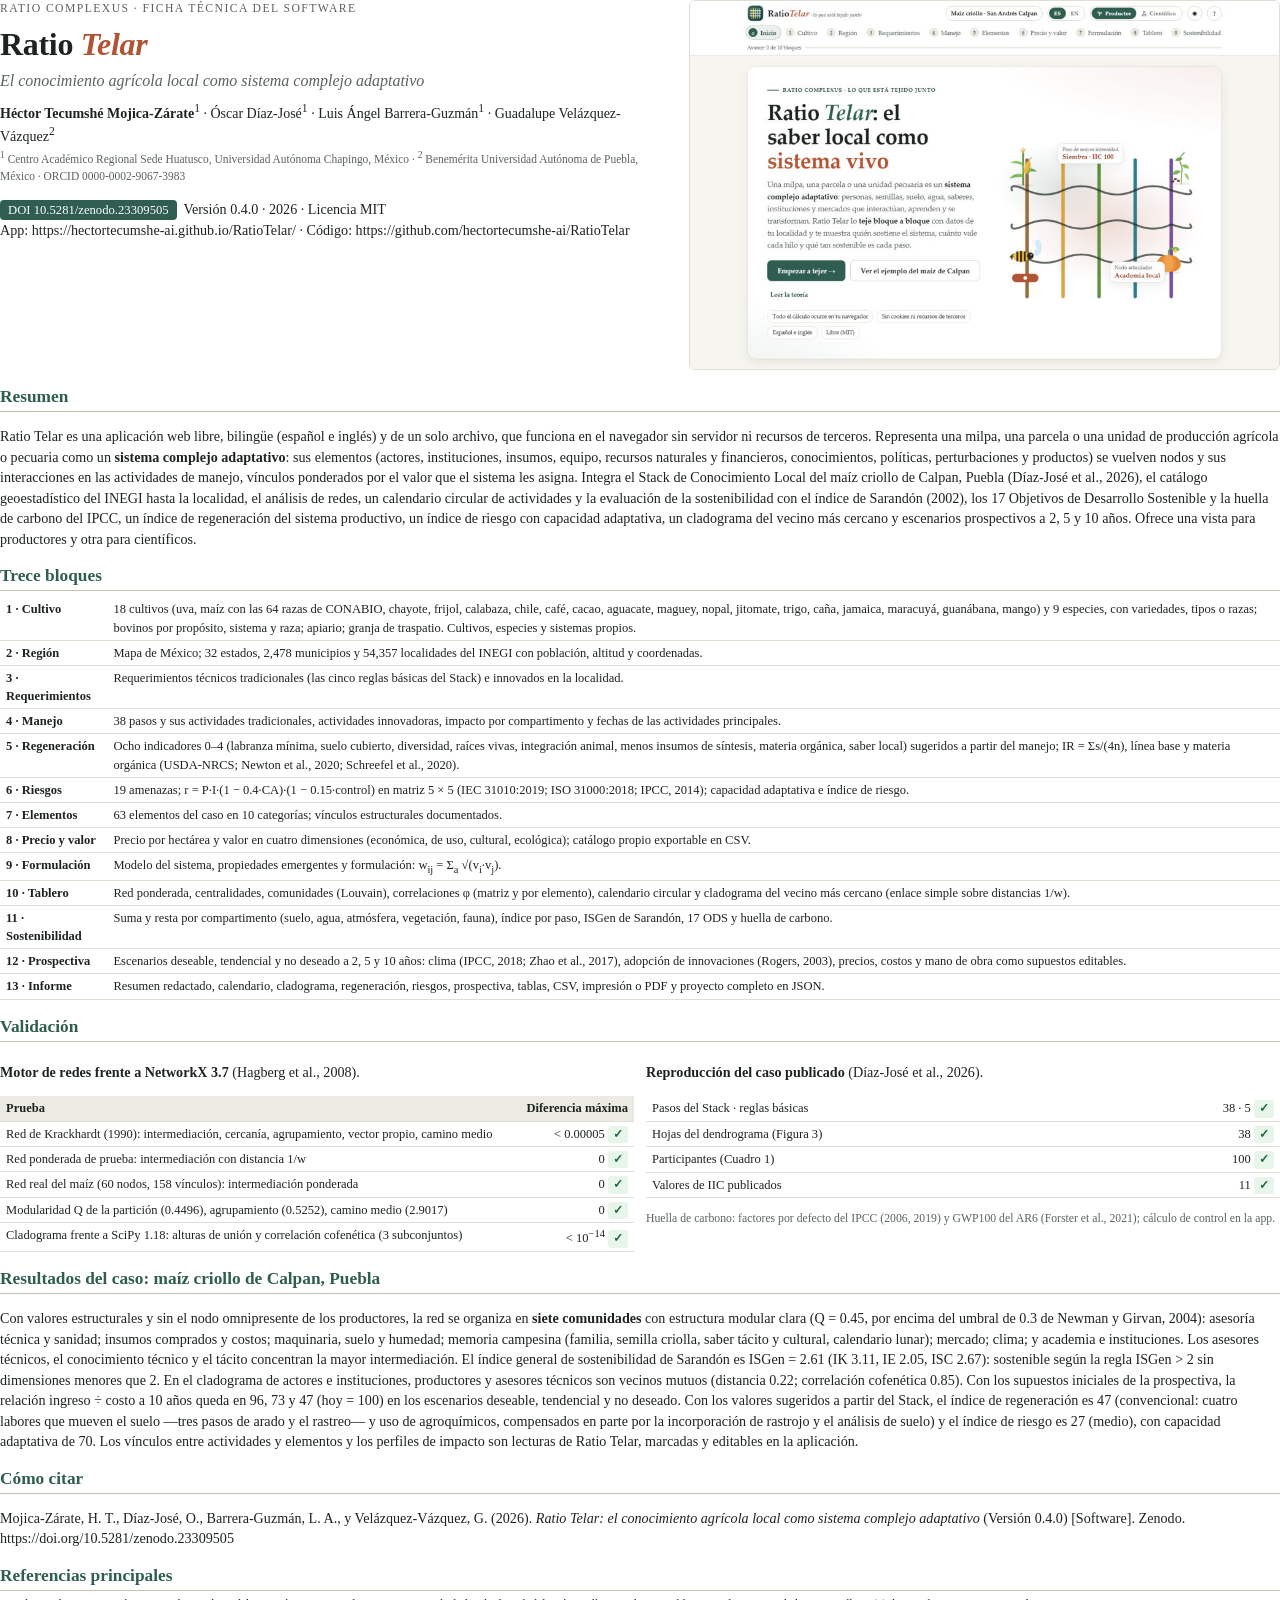
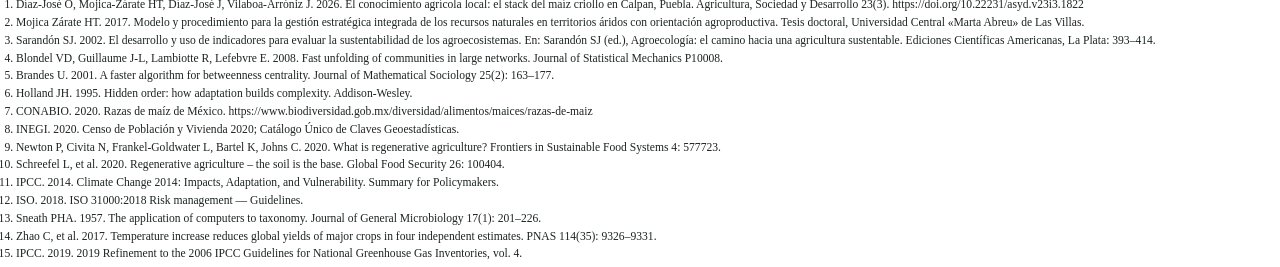
<file: docs/ficha.html>
<!DOCTYPE html>
<html lang="es">
<head>
<meta charset="UTF-8">
<title>Ratio Telar 0.4.0 · Ficha técnica</title>
<style>
@page{size:Letter;margin:16mm 16mm 16mm 16mm}
body{font-family:"Palatino Linotype",Palatino,"Book Antiqua",serif;color:#1d2420;font-size:10.6pt;line-height:1.45;margin:0}
h1{font-size:24pt;margin:0 0 2px;letter-spacing:-.01em}
h1 i{color:#b05434}
h2{font-size:13pt;color:#2f5d50;border-bottom:1.5px solid #c3c1b3;padding-bottom:2px;margin:14px 0 6px}
.sub{font-size:12pt;font-style:italic;color:#5a645e;margin:0 0 8px}
.aut{font-size:10.5pt;margin:0}
.af{font-size:8.6pt;color:#5a645e;margin:2px 0 8px}
.doi{display:inline-block;background:#2f5d50;color:#fff;border-radius:4px;padding:1px 8px;font-size:9.5pt}
.top{display:flex;gap:14px;align-items:flex-start}
.top img{width:46%;border:1px solid #e0ded4;border-radius:6px}
table{border-collapse:collapse;width:100%;font-size:9.4pt}
th,td{border-bottom:1px solid #e0ded4;padding:3px 6px;text-align:left;vertical-align:top}
th{background:#ecebe3}
td.r,th.r{text-align:right}
.g2{display:grid;grid-template-columns:1fr 1fr;gap:12px}
.nota{font-size:8.8pt;color:#5a645e}
ol.ref{font-size:8.7pt;padding-left:16px;margin:4px 0}
ol.ref li{margin:1px 0}
.k{display:inline-block;background:#e7f5eb;color:#1d6b34;border-radius:3px;padding:0 5px;font-weight:700;font-size:9pt}
</style>
</head>
<body>
<div class="top"><div style="flex:1">
<p class="nota" style="letter-spacing:.12em;text-transform:uppercase;margin:0 0 4px">Ratio Complexus · ficha técnica del software</p>
<h1>Ratio <i>Telar</i></h1>
<p class="sub">El conocimiento agrícola local como sistema complejo adaptativo</p>
<p class="aut"><b>Héctor Tecumshé Mojica-Zárate</b><sup>1</sup> · Óscar Díaz-José<sup>1</sup> · Luis Ángel Barrera-Guzmán<sup>1</sup> · Guadalupe Velázquez-Vázquez<sup>2</sup></p>
<p class="af"><sup>1</sup> Centro Académico Regional Sede Huatusco, Universidad Autónoma Chapingo, México · <sup>2</sup> Benemérita Universidad Autónoma de Puebla, México · ORCID 0000-0002-9067-3983</p>
<p><span class="doi">DOI 10.5281/zenodo.23309505</span> &nbsp;Versión 0.4.0 · 2026 · Licencia MIT<br>
App: https://hectortecumshe-ai.github.io/RatioTelar/ · Código: https://github.com/hectortecumshe-ai/RatioTelar</p>
</div><img src="ratiotelar.jpg" alt="Ratio Telar"></div>

<h2>Resumen</h2>
<p>Ratio Telar es una aplicación web libre, bilingüe (español e inglés) y de un solo archivo, que funciona en el navegador sin servidor ni recursos de terceros. Representa una milpa, una parcela o una unidad de producción agrícola o pecuaria como un <b>sistema complejo adaptativo</b>: sus elementos (actores, instituciones, insumos, equipo, recursos naturales y financieros, conocimientos, políticas, perturbaciones y productos) se vuelven nodos y sus interacciones en las actividades de manejo, vínculos ponderados por el valor que el sistema les asigna. Integra el Stack de Conocimiento Local del maíz criollo de Calpan, Puebla (Díaz-José et al., 2026), el catálogo geoestadístico del INEGI hasta la localidad, el análisis de redes, un calendario circular de actividades y la evaluación de la sostenibilidad con el índice de Sarandón (2002), los 17 Objetivos de Desarrollo Sostenible y la huella de carbono del IPCC, un índice de regeneración del sistema productivo, un índice de riesgo con capacidad adaptativa, un cladograma del vecino más cercano y escenarios prospectivos a 2, 5 y 10 años. Ofrece una vista para productores y otra para científicos.</p>

<h2>Trece bloques</h2>
<table><tbody>
<tr><td><b>1 · Cultivo</b></td><td>18 cultivos (uva, maíz con las 64 razas de CONABIO, chayote, frijol, calabaza, chile, café, cacao, aguacate, maguey, nopal, jitomate, trigo, caña, jamaica, maracuyá, guanábana, mango) y 9 especies, con variedades, tipos o razas; bovinos por propósito, sistema y raza; apiario; granja de traspatio. Cultivos, especies y sistemas propios.</td></tr>
<tr><td><b>2 · Región</b></td><td>Mapa de México; 32 estados, 2,478 municipios y 54,357 localidades del INEGI con población, altitud y coordenadas.</td></tr>
<tr><td><b>3 · Requerimientos</b></td><td>Requerimientos técnicos tradicionales (las cinco reglas básicas del Stack) e innovados en la localidad.</td></tr>
<tr><td><b>4 · Manejo</b></td><td>38 pasos y sus actividades tradicionales, actividades innovadoras, impacto por compartimento y fechas de las actividades principales.</td></tr>
<tr><td><b>5 · Regeneración</b></td><td>Ocho indicadores 0–4 (labranza mínima, suelo cubierto, diversidad, raíces vivas, integración animal, menos insumos de síntesis, materia orgánica, saber local) sugeridos a partir del manejo; IR = Σs/(4n), línea base y materia orgánica (USDA-NRCS; Newton et al., 2020; Schreefel et al., 2020).</td></tr>
<tr><td><b>6 · Riesgos</b></td><td>19 amenazas; r = P·I·(1 − 0.4·CA)·(1 − 0.15·control) en matriz 5 × 5 (IEC 31010:2019; ISO 31000:2018; IPCC, 2014); capacidad adaptativa e índice de riesgo.</td></tr>
<tr><td><b>7 · Elementos</b></td><td>63 elementos del caso en 10 categorías; vínculos estructurales documentados.</td></tr>
<tr><td><b>8 · Precio y valor</b></td><td>Precio por hectárea y valor en cuatro dimensiones (económica, de uso, cultural, ecológica); catálogo propio exportable en CSV.</td></tr>
<tr><td><b>9 · Formulación</b></td><td>Modelo del sistema, propiedades emergentes y formulación: w<sub>ij</sub> = Σ<sub>a</sub> √(v<sub>i</sub>·v<sub>j</sub>).</td></tr>
<tr><td><b>10 · Tablero</b></td><td>Red ponderada, centralidades, comunidades (Louvain), correlaciones φ (matriz y por elemento), calendario circular y cladograma del vecino más cercano (enlace simple sobre distancias 1/w).</td></tr>
<tr><td><b>11 · Sostenibilidad</b></td><td>Suma y resta por compartimento (suelo, agua, atmósfera, vegetación, fauna), índice por paso, ISGen de Sarandón, 17 ODS y huella de carbono.</td></tr>
<tr><td><b>12 · Prospectiva</b></td><td>Escenarios deseable, tendencial y no deseado a 2, 5 y 10 años: clima (IPCC, 2018; Zhao et al., 2017), adopción de innovaciones (Rogers, 2003), precios, costos y mano de obra como supuestos editables.</td></tr>
<tr><td><b>13 · Informe</b></td><td>Resumen redactado, calendario, cladograma, regeneración, riesgos, prospectiva, tablas, CSV, impresión o PDF y proyecto completo en JSON.</td></tr>
</tbody></table>

<h2>Validación</h2>
<div class="g2"><div>
<p><b>Motor de redes frente a NetworkX 3.7</b> (Hagberg et al., 2008).</p>
<table><thead><tr><th>Prueba</th><th class="r">Diferencia máxima</th></tr></thead><tbody>
<tr><td>Red de Krackhardt (1990): intermediación, cercanía, agrupamiento, vector propio, camino medio</td><td class="r">&lt; 0.00005 <span class="k">✓</span></td></tr>
<tr><td>Red ponderada de prueba: intermediación con distancia 1/w</td><td class="r">0 <span class="k">✓</span></td></tr>
<tr><td>Red real del maíz (60 nodos, 158 vínculos): intermediación ponderada</td><td class="r">0 <span class="k">✓</span></td></tr>
<tr><td>Modularidad Q de la partición (0.4496), agrupamiento (0.5252), camino medio (2.9017)</td><td class="r">0 <span class="k">✓</span></td></tr>
<tr><td>Cladograma frente a SciPy 1.18: alturas de unión y correlación cofenética (3 subconjuntos)</td><td class="r">&lt; 10<sup>−14</sup> <span class="k">✓</span></td></tr>
</tbody></table></div><div>
<p><b>Reproducción del caso publicado</b> (Díaz-José et al., 2026).</p>
<table><tbody>
<tr><td>Pasos del Stack · reglas básicas</td><td class="r">38 · 5 <span class="k">✓</span></td></tr>
<tr><td>Hojas del dendrograma (Figura 3)</td><td class="r">38 <span class="k">✓</span></td></tr>
<tr><td>Participantes (Cuadro 1)</td><td class="r">100 <span class="k">✓</span></td></tr>
<tr><td>Valores de IIC publicados</td><td class="r">11 <span class="k">✓</span></td></tr>
</tbody></table>
<p class="nota">Huella de carbono: factores por defecto del IPCC (2006, 2019) y GWP100 del AR6 (Forster et al., 2021); cálculo de control en la app.</p></div></div>

<h2>Resultados del caso: maíz criollo de Calpan, Puebla</h2>
<p>Con valores estructurales y sin el nodo omnipresente de los productores, la red se organiza en <b>siete comunidades</b> con estructura modular clara (Q = 0.45, por encima del umbral de 0.3 de Newman y Girvan, 2004): asesoría técnica y sanidad; insumos comprados y costos; maquinaria, suelo y humedad; memoria campesina (familia, semilla criolla, saber tácito y cultural, calendario lunar); mercado; clima; y academia e instituciones. Los asesores técnicos, el conocimiento técnico y el tácito concentran la mayor intermediación. El índice general de sostenibilidad de Sarandón es ISGen = 2.61 (IK 3.11, IE 2.05, ISC 2.67): sostenible según la regla ISGen &gt; 2 sin dimensiones menores que 2. En el cladograma de actores e instituciones, productores y asesores técnicos son vecinos mutuos (distancia 0.22; correlación cofenética 0.85). Con los supuestos iniciales de la prospectiva, la relación ingreso ÷ costo a 10 años queda en 96, 73 y 47 (hoy = 100) en los escenarios deseable, tendencial y no deseado. Con los valores sugeridos a partir del Stack, el índice de regeneración es 47 (convencional: cuatro labores que mueven el suelo —tres pasos de arado y el rastreo— y uso de agroquímicos, compensados en parte por la incorporación de rastrojo y el análisis de suelo) y el índice de riesgo es 27 (medio), con capacidad adaptativa de 70. Los vínculos entre actividades y elementos y los perfiles de impacto son lecturas de Ratio Telar, marcadas y editables en la aplicación.</p>

<h2>Cómo citar</h2>
<p>Mojica-Zárate, H. T., Díaz-José, O., Barrera-Guzmán, L. A., y Velázquez-Vázquez, G. (2026). <i>Ratio Telar: el conocimiento agrícola local como sistema complejo adaptativo</i> (Versión 0.4.0) [Software]. Zenodo. https://doi.org/10.5281/zenodo.23309505</p>

<h2>Referencias principales</h2>
<ol class="ref">
<li>Díaz-José O, Mojica-Zárate HT, Díaz-José J, Vilaboa-Arróniz J. 2026. El conocimiento agrícola local: el stack del maíz criollo en Calpan, Puebla. Agricultura, Sociedad y Desarrollo 23(3). https://doi.org/10.22231/asyd.v23i3.1822</li>
<li>Mojica Zárate HT. 2017. Modelo y procedimiento para la gestión estratégica integrada de los recursos naturales en territorios áridos con orientación agroproductiva. Tesis doctoral, Universidad Central «Marta Abreu» de Las Villas.</li>
<li>Sarandón SJ. 2002. El desarrollo y uso de indicadores para evaluar la sustentabilidad de los agroecosistemas. En: Sarandón SJ (ed.), Agroecología: el camino hacia una agricultura sustentable. Ediciones Científicas Americanas, La Plata: 393–414.</li>
<li>Blondel VD, Guillaume J-L, Lambiotte R, Lefebvre E. 2008. Fast unfolding of communities in large networks. Journal of Statistical Mechanics P10008.</li>
<li>Brandes U. 2001. A faster algorithm for betweenness centrality. Journal of Mathematical Sociology 25(2): 163–177.</li>
<li>Holland JH. 1995. Hidden order: how adaptation builds complexity. Addison-Wesley.</li>
<li>CONABIO. 2020. Razas de maíz de México. https://www.biodiversidad.gob.mx/diversidad/alimentos/maices/razas-de-maiz</li>
<li>INEGI. 2020. Censo de Población y Vivienda 2020; Catálogo Único de Claves Geoestadísticas.</li>
<li>Newton P, Civita N, Frankel-Goldwater L, Bartel K, Johns C. 2020. What is regenerative agriculture? Frontiers in Sustainable Food Systems 4: 577723.</li>
<li>Schreefel L, et al. 2020. Regenerative agriculture – the soil is the base. Global Food Security 26: 100404.</li>
<li>IPCC. 2014. Climate Change 2014: Impacts, Adaptation, and Vulnerability. Summary for Policymakers.</li>
<li>ISO. 2018. ISO 31000:2018 Risk management — Guidelines.</li>
<li>Sneath PHA. 1957. The application of computers to taxonomy. Journal of General Microbiology 17(1): 201–226.</li>
<li>Zhao C, et al. 2017. Temperature increase reduces global yields of major crops in four independent estimates. PNAS 114(35): 9326–9331.</li>
<li>IPCC. 2019. 2019 Refinement to the 2006 IPCC Guidelines for National Greenhouse Gas Inventories, vol. 4.</li>
</ol>
</body>
</html>
</file>
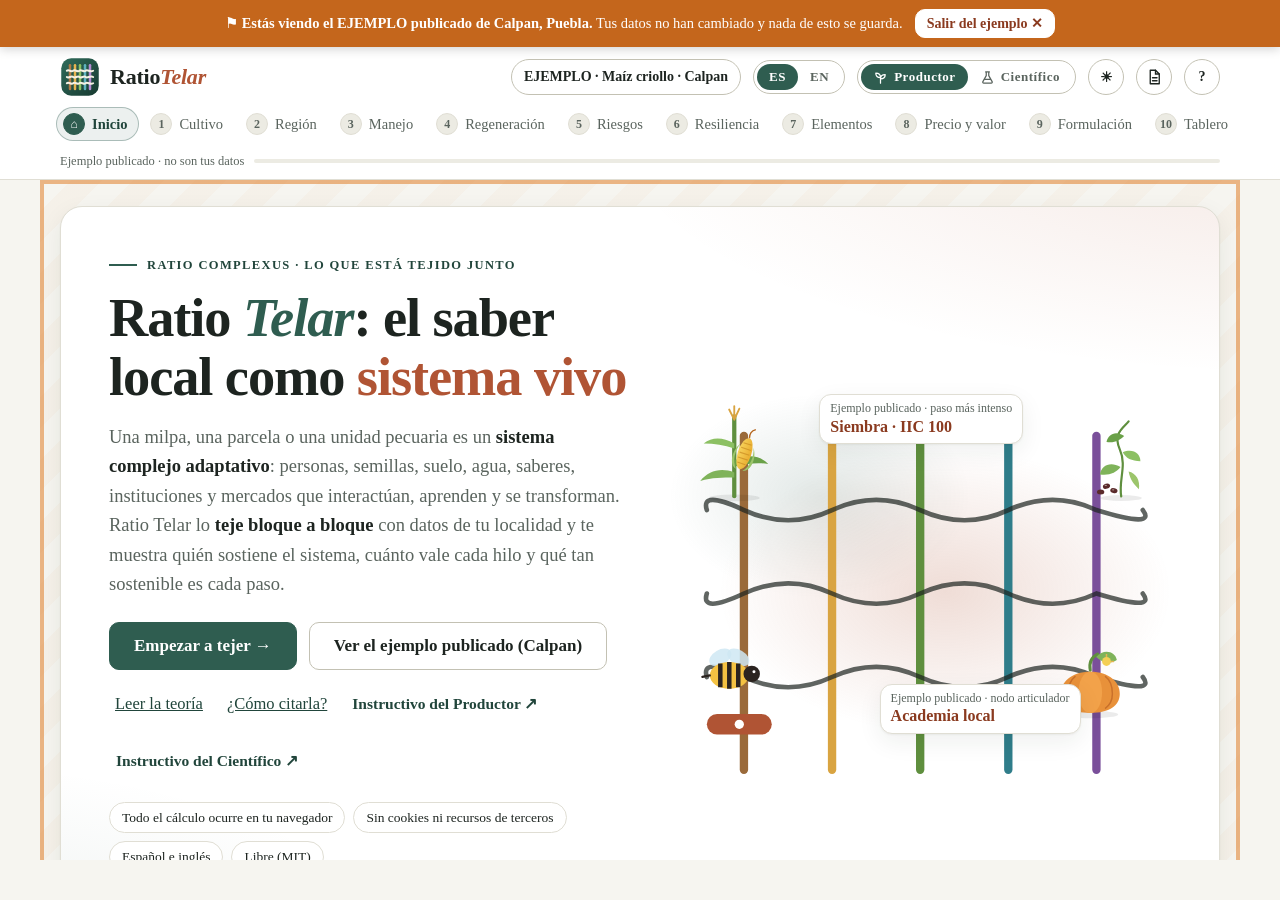
<file: instructivo/fuente/captura.html>
<!doctype html>
<html lang="es">
<head>
<meta charset="utf-8">
<title>captura</title>
<!-- Auxiliar para las capturas de los instructivos de Ratio Telar.
     Abre la app en un iframe (mismo origen), prepara el estado, se desplaza a una sección
     y dibuja marcas numeradas sobre los elementos indicados. Lo usa capturar.py con Edge sin interfaz.
     Parámetros: b (bloque) · v (prod|cien) · l (es|en) · h (alto) · w (ancho) · sel (selector al que desplazarse)
                 off (margen superior) · m (selectores de marcas separados por «|») · prep (preparaciones separadas por «,») · js (código extra) -->
<style>
html,body{margin:0;padding:0;background:#f6f5f0;overflow:hidden}
#app{border:0;display:block}
#capa{position:absolute;left:0;top:0;pointer-events:none}
.mk{position:absolute;border:3px solid #c0772b;border-radius:10px;box-shadow:0 0 0 3px rgba(255,255,255,.75)}
.mk b{position:absolute;left:-15px;top:-15px;width:28px;height:28px;border-radius:50%;background:#c0772b;color:#fff;font:700 15px/28px "Segoe UI",Arial,sans-serif;text-align:center;box-shadow:0 0 0 3px #fff}
</style>
</head>
<body>
<iframe id="app"></iframe>
<div id="capa"></div>
<script>
const P = new URLSearchParams(location.search);
const W = +(P.get('w') || 1280), H = +(P.get('h') || 860);
const app = document.getElementById('app'), capa = document.getElementById('capa');
app.width = W; app.height = H; capa.style.width = W + 'px'; capa.style.height = H + 'px';
try { localStorage.clear(); localStorage.setItem('telar_lang', P.get('l') || 'es'); localStorage.setItem('telar_modo', P.get('v') || 'prod'); localStorage.setItem('telar_tema', 'light'); } catch (e) {}
const espera = ms => new Promise(r => setTimeout(r, ms));
const PREP = {   // código que se ejecuta dentro de la app (S, LANG y las funciones de la app), después del caso base
  uva: "S.cultivo='uva'; S.sistema='vinedo';",
  bovino: "S.cultivo='bovino'; renderCultivo.tipo='especie'; S.sistema='pastoreo'; S.tipoUP=3;",
  abeja: "S.cultivo='abeja'; renderCultivo.tipo='especie'; S.sistema='apiario'; S.tipoUP=TIPOS_UP.length-1;",
  mango: "S.cultivo='mango'; S.sistema='agrofor'; S.variedad={mango:'Ataulfo'};",
  especies: "renderCultivo.tipo='especie';",
  nuevo: "window.__abrir=['.cat-nuevo','.sis-nuevo'];",
  pitahaya: "S.catExtra=[{id:'cpit',tipo:'cultivo',n:LANG==='en'?'Dragon fruit':'Pitahaya',sci:'Selenicereus undatus',col:'#c2185b'}]; S.cultivo='cpit'; S.variedad={cpit:LANG==='en'?'Red Yucatán':'Roja de Yucatán'};",
  innova: "S.manejo[6]=S.manejo[6]||{}; S.manejo[6].inn=[{t:LANG==='en'?'Mass selection for drought tolerance':'Selección masal por tolerancia a sequía', el:['PM','SEM','KTEC','KTAC'], imp:[1,1,0,1,1]}];",
  reqinn: "S.reqInn=[{t:LANG==='en'?'Soil test before sowing':'Análisis de suelo antes de sembrar', b:'tierra', d:'', fuente:LANG==='en'?'Technical adviser, 2025':'Asesor técnico, 2025'}];",
  paso: "renderManejo.abierto=18;",
  noaplica: "S.pasoNoAplica={5:true};",
  actnueva: "renderManejo.abierto=18; manejoDe(18).inn=[{id:'ilus1', t:LANG==='en'?'Sowing on contour furrows':'Siembra en surcos a curva de nivel', tipo:'inn', prop:'AT', desde:2019, el:['AT','PM'], imp:null}]; window.__abrir=['.pacc[open] details.nueva','.pacc[open] details.nuevo-el'];",
  regenbase: "S.regenBase={fecha:'2025-10-10', IR:0.38, ind:[{id:'labranza',s:0},{id:'cobertura',s:1},{id:'diversidad',s:2},{id:'raices',s:2},{id:'animales',s:2},{id:'insumos',s:0},{id:'mo',s:3},{id:'saber',s:2}]}; S.regenMO={b:'1.8',a:'2.1'};",
  formulado: "S.formulado=true;",
  ejemplo: "window.__dialogo='ejemplo';",
  ayuda: "window.__dialogo='ayuda';",
  oscuro: "window.__oscuro=true;",
  clado_todos: "renderTablero.clado='todos';",
  precio_fin: "renderPrecios.cat='financieros';",
  riesgo_clima: "renderRiesgos.cat='clima';",
  vacio: "",
  mixto: "renderManejo.abierto=18; const _p=PASOS[17]; manejoDe(18).resp[_p.a[1][0]]='no'; delete manejoDe(18).resp[_p.a[2][0]];",
  sinconf: "['diversidad','raices','animales','insumos','mo','saber'].forEach(k=>{ delete S.regen[k]; });",
  parcial: "S.cultivo='maiz'; S.maizTipo='nativo'; S.sistema='milpa'; S.edo='21'; PASOS.slice(0,10).forEach(p=>p.a.forEach(a=>{ manejoDe(p.n).resp[a[0]]='si'; })); S.regen={labranza:2,cobertura:3};",
  modoej: "entrarEjemplo(); S.bloque='tablero'; S.formulado=true;"
};
app.addEventListener('load', async () => {
  const w = app.contentWindow, d = app.contentDocument;
  const st = d.createElement('style');
  st.textContent = '*,*::before,*::after{animation:none!important;transition:none!important;caret-color:transparent}.aparece,main>*{opacity:1!important;transform:none!important}.dibuja,.clado .rama,.prosp-g .linea-p{stroke-dashoffset:0!important}.toast{display:none!important}';
  d.head.appendChild(st); d.documentElement.style.scrollBehavior = 'auto';
  await espera(400);
  // Caso resuelto: el ejemplo publicado de Calpan en modo ejemplo, con las sugerencias aceptadas (cifras validadas).
  // Con «vacio» la captura muestra la app como la ve una persona nueva.
  const preps = (P.get('prep') || '').split(',').filter(Boolean), vacio = preps.includes('vacio');
  const base = vacio ? '' : "const _b=S.bloque; entrarEjemplo(); S.bloque=_b; regeneracion().ind.forEach(x=>{ if(x.sug!=null) S.regen[x.id]=x.sug; }); riesgos().L.forEach(x=>{ S.riesgo[x.id]={p:x.sug.p,i:x.sug.i,ok:true}; }); S.revisado={elementos:true}; S.formulado=false;";
  const codigo = base + ';' + preps.map(k => PREP[k] || '').join(';') + ';' + (P.get('js') || '');
  try { w.eval(codigo + ';guardar(); render();'); } catch (e) { document.title = 'error: ' + e.message; }
  if (w.__oscuro) w.aplicarTema('dark'); else w.aplicarTema('light');
  await espera(300);
  (w.__abrir || []).forEach(s => { const x = d.querySelector(s); if (x) x.open = true; });
  if (w.__dialogo === 'ejemplo') { const b = d.querySelector('[data-ejemplo]'); if (b) w.abrirEjemplo(b.dataset.ejemplo); }
  if (w.__dialogo === 'ayuda') { const q = d.querySelector(P.get('q') || '.qh'); if (q) q.click(); }
  await espera(300);
  const sel = P.get('sel'), off = +(P.get('off') || 132);
  const ir = () => { if (sel) { const el = d.querySelector(sel); if (el) w.scrollTo({ top: Math.max(0, el.getBoundingClientRect().top + w.scrollY - off), left: 0, behavior: 'instant' }); } else w.scrollTo({ top: 0, left: 0, behavior: 'instant' }); d.querySelectorAll('.bar,main,.steps-nav').forEach(x => { if (x.scrollLeft && !x.matches('.steps-nav')) x.scrollLeft = 0; }); };
  ir(); await espera(250); ir();
  await espera(300);
  capa.innerHTML = '';
  (P.get('m') || '').split('|').filter(Boolean).forEach((s, i) => {
    const el = d.querySelector(s); if (!el) return;
    const r = el.getBoundingClientRect(), pad = 5;
    const mk = document.createElement('div'); mk.className = 'mk';
    mk.style.left = (r.left - pad) + 'px'; mk.style.top = (r.top - pad) + 'px'; mk.style.width = (r.width + 2 * pad) + 'px'; mk.style.height = (r.height + 2 * pad) + 'px';
    mk.innerHTML = `<b>${i + 1}</b>`; if (r.top - pad < 18) { const b = mk.querySelector('b'); b.style.top = 'auto'; b.style.bottom = '-15px'; } if (r.left - pad < 18) { mk.querySelector('b').style.left = '-4px'; } capa.appendChild(mk);
  });
  document.title = 'listo';
});
app.src = '../../index.html?v=' + Date.now() + '#' + (P.get('b') || 'inicio') + '/' + (P.get('v') || 'prod') + '/' + (P.get('l') || 'es');
</script>
</body>
</html>
</file>
